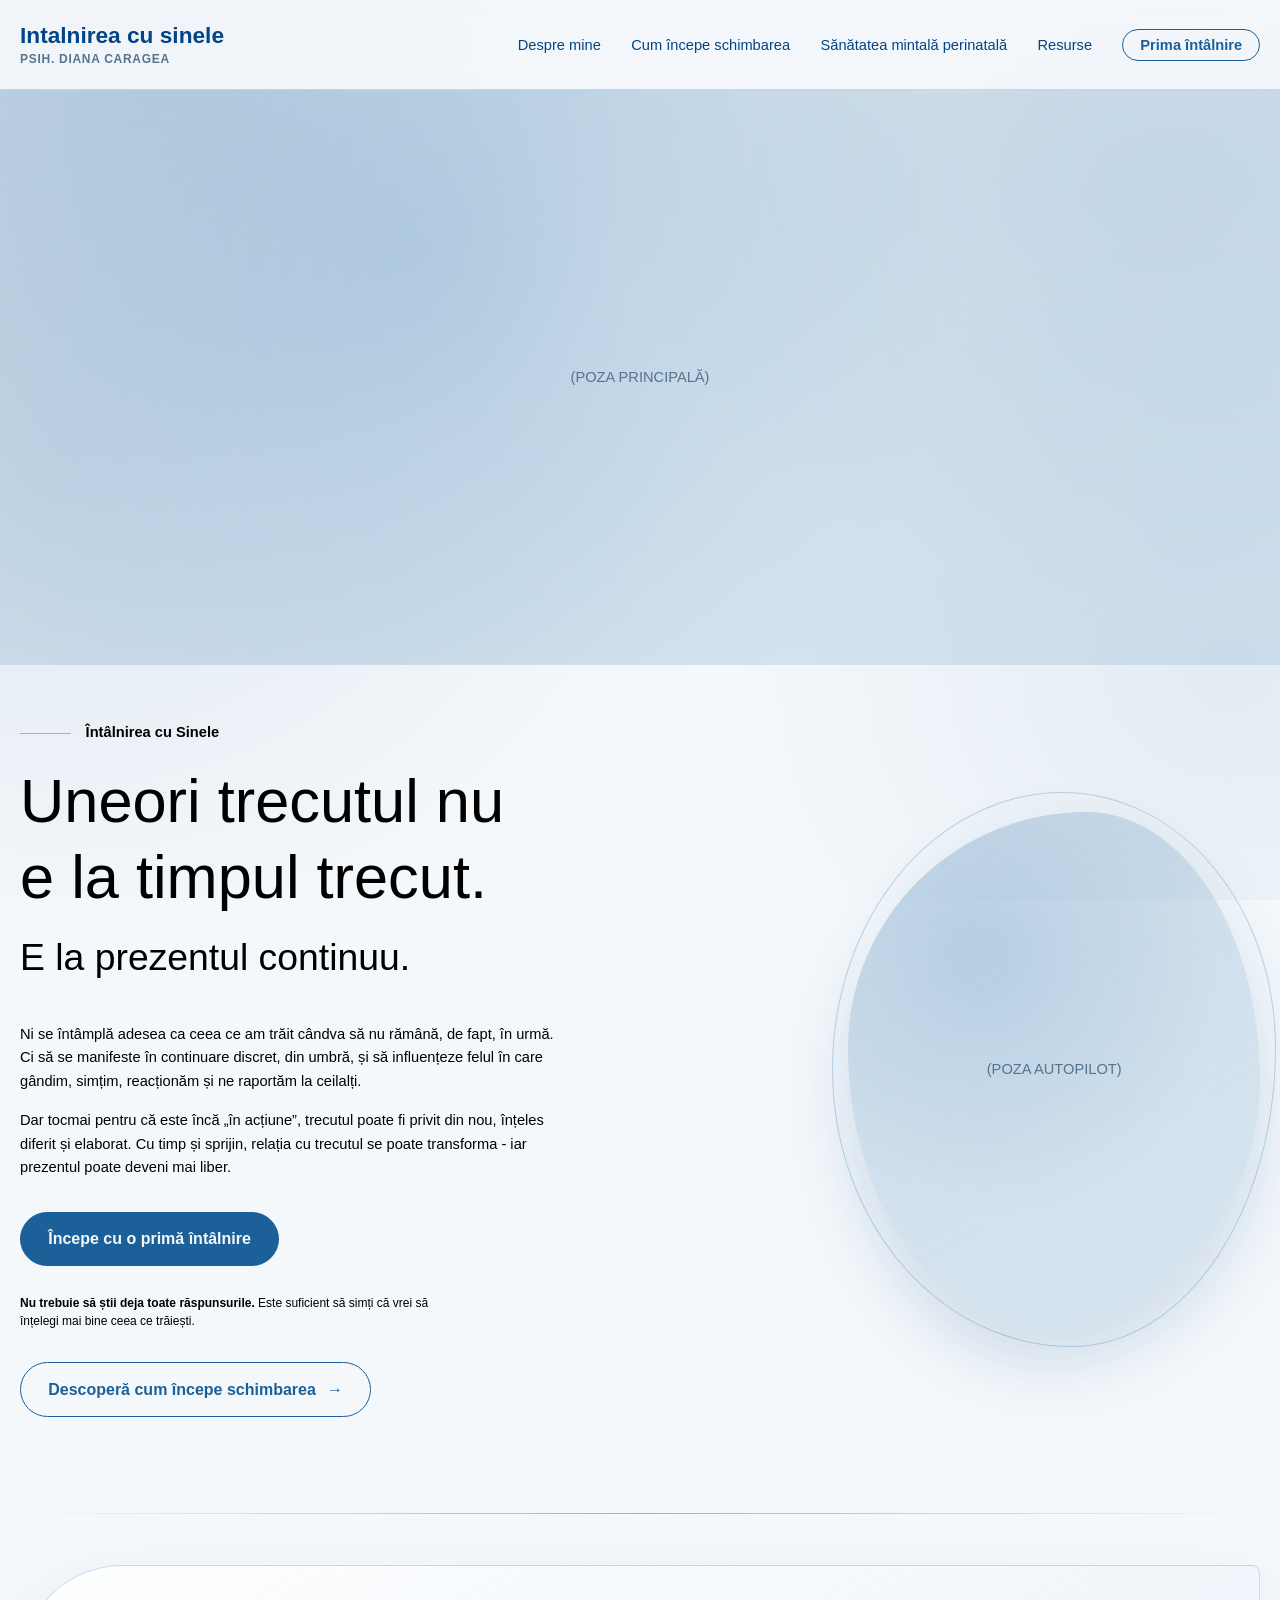
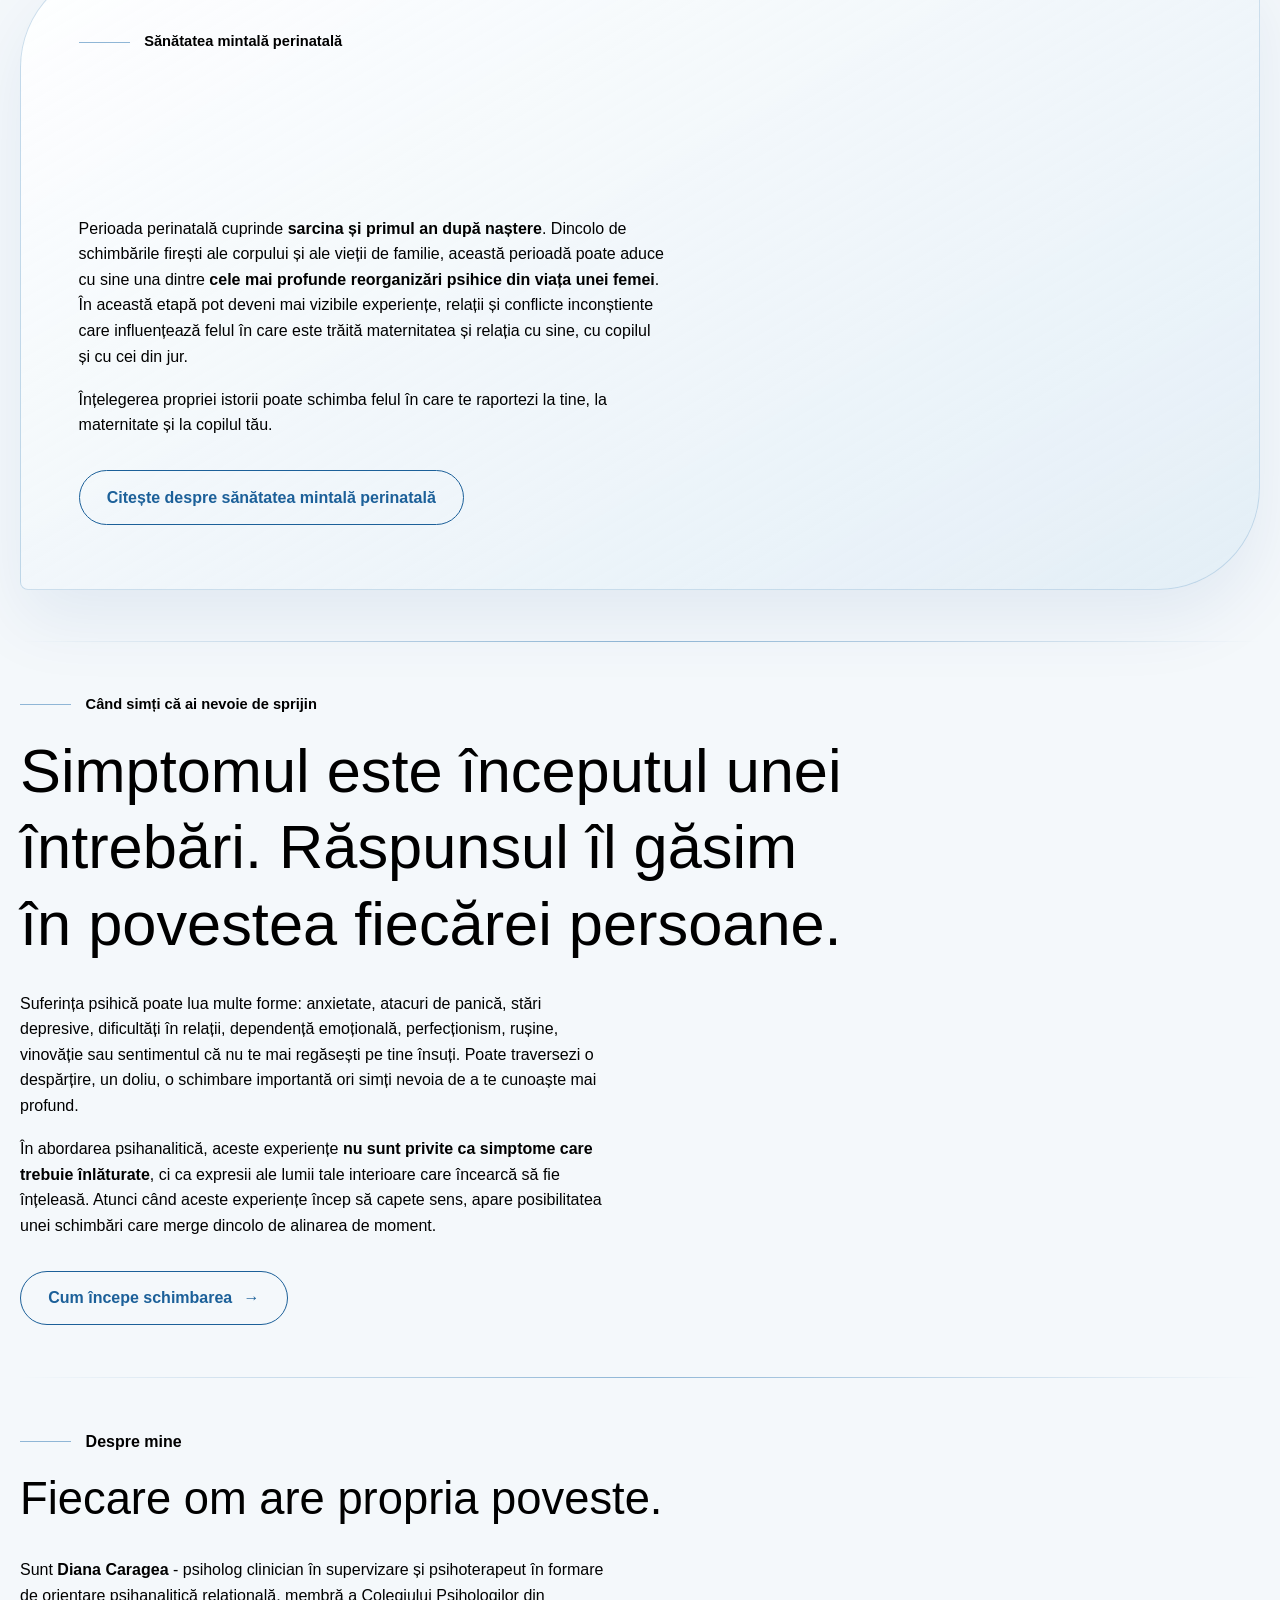
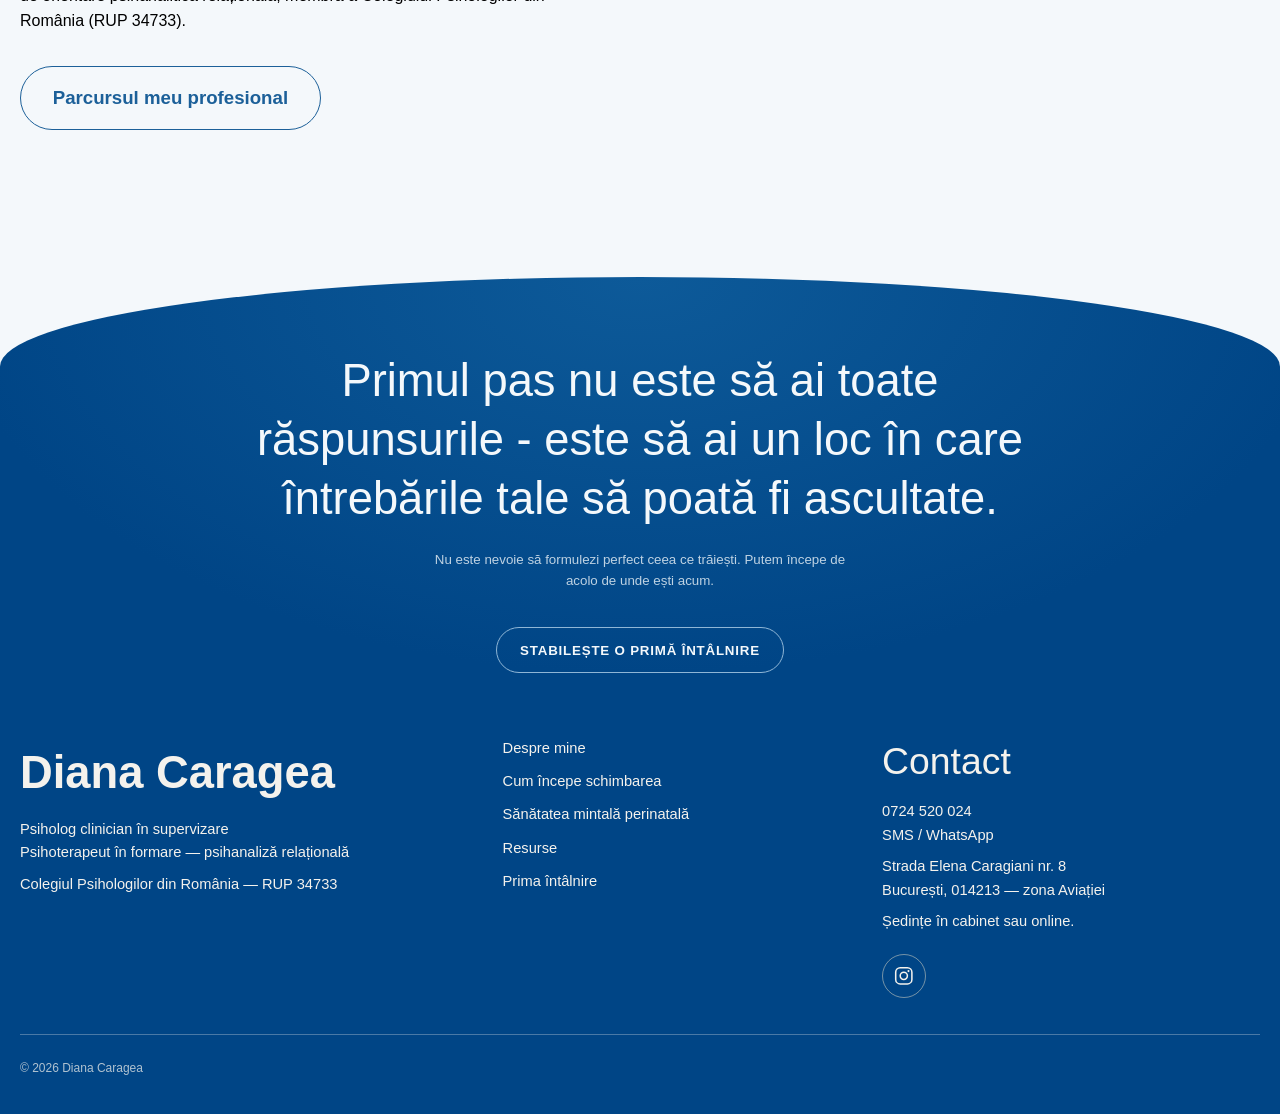
<file: index.html>
<!DOCTYPE html>
<html lang="ro">
<head>
  <meta charset="UTF-8" />
  <meta name="viewport" content="width=device-width, initial-scale=1.0" />
  <title>Întâlnirea cu Sinele — Psih. Diana Caragea</title>
  <meta name="description" content="Cabinet de psihoterapie de orientare psihanalitică relațională. Diana Caragea, psiholog clinician în supervizare. Anxietate, depresie, relații și sănătate mintală perinatală." />

  <link rel="icon" href="data:image/svg+xml,%3Csvg xmlns='http://www.w3.org/2000/svg' viewBox='0 0 32 32'%3E%3Crect width='32' height='32' rx='7' fill='%23004586'/%3E%3Ctext x='16' y='22' font-family='Helvetica,Arial,sans-serif' font-size='17' font-weight='700' fill='%23f4f2ed' text-anchor='middle'%3E%CE%A8%3C/text%3E%3C/svg%3E" />

  <meta property="og:type" content="website" />
  <meta property="og:site_name" content="Întâlnirea cu Sinele — Psih. Diana Caragea" />
  <meta property="og:title" content="Întâlnirea cu Sinele — Psih. Diana Caragea" />
  <meta property="og:description" content="Cabinet de psihoterapie de orientare psihanalitică relațională. Diana Caragea, psiholog clinician în supervizare. Anxietate, depresie, relații și sănătate mintală perinatală." />
  <meta property="og:url" content="https://dianacaragea.ro/index.html" />
  <meta property="og:locale" content="ro_RO" />
  <meta name="twitter:card" content="summary_large_image" />
  <!-- TODO: adaugă o imagine de partajare (1200x630) și decomentează:
       <meta property="og:image" content="https://dianacaragea.ro/images/share.jpg" /> -->

  <link rel="stylesheet" href="styles.css" />
</head>

<body>
  <a class="skip-link" href="#continut">Sari la conținut</a>

  <header class="site-header" id="siteHeader">
    <div class="wrap">
      <a class="brand" href="index.html">
        <span class="brand__name">Intalnirea cu sinele</span>
        <span class="brand__role">Psih. Diana Caragea</span>
      </a>

      <nav class="site-nav" aria-label="Navigare principală">
        <ul>
          <li><a href="despre-mine.html">Despre mine</a></li>
          <li><a href="cum-incepe-schimbarea.html">Cum începe schimbarea</a></li>
          <li><a href="sanatate-mintala-perinatala.html">Sănătatea mintală perinatală</a></li>
          <li><a href="resurse.html">Resurse</a></li>
          <li><a class="nav-cta" href="prima-intalnire.html">Prima întâlnire</a></li>
        </ul>
      </nav>
    </div>
  </header>

  <main id="continut">
    <!-- ============ IMAGINE PRINCIPALĂ ============ -->
    <section class="hero-image" aria-label="Imagine principală">
      <!-- POZA PRINCIPALĂ — înlocuiește placeholderul cu:
           <img src="images/hero.jpg" alt="Descrierea imaginii" width="2400" height="1200" /> -->
      <div class="placeholder" role="img" aria-label="Imagine principală (de adăugat)">
        <span class="media-label">(POZA PRINCIPALĂ)</span>
      </div>
    </section>

    <!-- ============ 1. ÎNTÂLNIREA CU SINELE ============ -->
    <section class="section section--hero" id="intalnirea-cu-sinele" aria-labelledby="hero-title">
      <div class="hero-band">
        <div class="wrap hero-grid">
          <div class="hero-grid__text">
            <p class="label rise" style="--d: 0.1s">Întâlnirea cu Sinele</p>
            <h1 class="rise" id="hero-title" style="--d: 0.25s">Uneori trecutul nu e la timpul trecut.</h1>
            <p class="hero__sub rise" style="--d: 0.45s">E la prezentul continuu.</p>

            <div class="prose text-sm">
              <p class="reveal">
                Ni se întâmplă adesea ca ceea ce am trăit cândva să nu rămână, de fapt, în urmă. Ci să se
                manifeste în continuare discret, din umbră, și să influențeze felul în care gândim, simțim,
                reacționăm și ne raportăm la ceilalți.
              </p>
              <p class="reveal" style="--d: 0.08s">
                Dar tocmai pentru că este încă „în acțiune”, trecutul poate fi privit din nou, înțeles diferit
                și elaborat. Cu timp și sprijin, relația cu trecutul se poate transforma - iar prezentul poate
                deveni mai liber.
              </p>

              <div class="actions reveal" style="--d: 0.16s">
                <a class="btn btn--primary" href="prima-intalnire.html">Începe cu o primă întâlnire</a>
              </div>

              <p class="callout reveal" style="--d: 0.24s">
                <strong>Nu trebuie să știi deja toate răspunsurile.</strong>
                Este suficient să simți că vrei să înțelegi mai bine ceea ce trăiești.
              </p>

              <div class="actions reveal" style="--d: 0.3s">
                <a class="btn btn--ghost" href="cum-incepe-schimbarea.html">
                  Descoperă cum începe schimbarea <span class="btn__arrow" aria-hidden="true">→</span>
                </a>
              </div>
            </div>
          </div>

          <figure class="media reveal" style="--d: 0.2s">
            <div class="blob">
              <!-- POZA AUTOPILOT — înlocuiește placeholderul cu:
                   <img src="images/autopilot.jpg" alt="Descrierea imaginii" width="1200" height="1500" /> -->
              <div class="placeholder" role="img" aria-label="Imagine: pilot automat (de adăugat)">
                <span class="media-label">(POZA AUTOPILOT)</span>
              </div>
            </div>
          </figure>
        </div>
      </div>
    </section>

    <hr class="rule" />

    <!-- ============ 2. SĂNĂTATEA MINTALĂ PERINATALĂ ============ -->
    <section class="section" id="perinatal" aria-labelledby="perinatal-title">
      <div class="wrap">
        <div class="panel reveal">
          <div class="section__head">
            <p class="label reveal" style="--d: 0.06s">Sănătatea mintală perinatală</p>
            <h2 class="h2 reveal" id="perinatal-title" style="--d: 0.12s">
              Sarcina și maternitatea: schimbările despre care se vorbește prea puțin
            </h2>
          </div>

          <div class="prose">
            <p class="reveal" style="--d: 0.18s">
              Perioada perinatală cuprinde <strong>sarcina și primul an după naștere</strong>. Dincolo de
              schimbările firești ale corpului și ale vieții de familie, această perioadă poate aduce cu sine
              una dintre <strong>cele mai profunde reorganizări psihice din viața unei femei</strong>. În
              această etapă pot deveni mai vizibile experiențe, relații și conflicte inconștiente care
              influențează felul în care este trăită maternitatea și relația cu sine, cu copilul și cu cei din
              jur.
            </p>
            <p class="reveal" style="--d: 0.24s">
              Înțelegerea propriei istorii poate schimba felul în care te raportezi la tine, la maternitate și
              la copilul tău.
            </p>

            <div class="actions reveal" style="--d: 0.3s">
              <a class="btn btn--ghost" href="sanatate-mintala-perinatala.html">
                Citește despre sănătatea mintală perinatală
              </a>
            </div>
          </div>
        </div>
      </div>
    </section>

    <hr class="rule" />

    <!-- ============ 3. CÂND SIMȚI CĂ AI NEVOIE DE SPRIJIN ============ -->
    <section class="section" id="sprijin" aria-labelledby="sprijin-title">
      <div class="wrap">
        <div class="section__head">
          <p class="label reveal">Când simți că ai nevoie de sprijin</p>
          <h2 class="h2-lg reveal" id="sprijin-title" style="--d: 0.08s">
            Simptomul este începutul unei întrebări. Răspunsul îl găsim în povestea fiecărei persoane.
          </h2>
        </div>

        <div class="prose">
          <p class="reveal" style="--d: 0.14s">
            Suferința psihică poate lua multe forme: anxietate, atacuri de panică, stări depresive, dificultăți
            în relații, dependență emoțională, perfecționism, rușine, vinovăție sau sentimentul că nu te mai
            regăsești pe tine însuți. Poate traversezi o despărțire, un doliu, o schimbare importantă ori simți
            nevoia de a te cunoaște mai profund.
          </p>
          <p class="reveal" style="--d: 0.2s">
            În abordarea psihanalitică, aceste experiențe <strong>nu sunt privite ca simptome care trebuie
            înlăturate</strong>, ci ca expresii ale lumii tale interioare care încearcă să fie înțeleasă.
            Atunci când aceste experiențe încep să capete sens, apare posibilitatea unei schimbări care merge
            dincolo de alinarea de moment.
          </p>

          <div class="actions reveal" style="--d: 0.26s">
            <a class="btn btn--ghost" href="cum-incepe-schimbarea.html">
              Cum începe schimbarea <span class="btn__arrow" aria-hidden="true">→</span>
            </a>
          </div>
        </div>
      </div>
    </section>

    <hr class="rule" />

    <!-- ============ 4. DESPRE MINE ============ -->
    <section class="section" id="despre-mine" aria-labelledby="despre-title">
      <div class="wrap">
        <div class="section__head">
          <p class="label reveal" style="font-size: var(--fs-body)">Despre mine</p>
          <h2 class="h2 reveal" id="despre-title" style="--d: 0.08s">Fiecare om are propria poveste.</h2>
        </div>

        <div class="prose">
          <p class="reveal" style="--d: 0.14s">
            Sunt <strong>Diana Caragea</strong> - psiholog clinician în supervizare și psihoterapeut în formare
            de orientare psihanalitică relațională, membră a Colegiului Psihologilor din România
            (RUP&nbsp;34733).
          </p>

          <div class="actions reveal" style="--d: 0.2s">
            <a class="btn btn--ghost btn--lg" href="despre-mine.html">Parcursul meu profesional</a>
          </div>
        </div>
      </div>
    </section>

    <!-- ============ PRIMUL PAS ============ -->
    <section class="closing" aria-labelledby="closing-title">
      <div class="wrap wrap--narrow">
        <h2 class="h2 reveal" id="closing-title">
          Primul pas nu este să ai toate răspunsurile - este să ai un loc în care întrebările tale să poată fi
          ascultate.
        </h2>
        <p class="closing__note reveal" style="--d: 0.08s">
          Nu este nevoie să formulezi perfect ceea ce trăiești. Putem începe de acolo de unde ești acum.
        </p>

        <div class="actions reveal" style="--d: 0.14s">
          <a class="btn btn--sm" href="prima-intalnire.html">Stabilește o primă întâlnire</a>
        </div>
      </div>
    </section>
  </main>

  <footer class="site-footer">
    <div class="wrap">
      <div>
        <p class="brand__name">Diana Caragea</p>
        <p>Psiholog clinician în supervizare<br />Psihoterapeut în formare — psihanaliză relațională</p>
        <p>Colegiul Psihologilor din România — RUP&nbsp;34733</p>
      </div>

      <nav aria-label="Navigare secundară">
        <ul>
          <li><a href="despre-mine.html">Despre mine</a></li>
          <li><a href="cum-incepe-schimbarea.html">Cum începe schimbarea</a></li>
          <li><a href="sanatate-mintala-perinatala.html">Sănătatea mintală perinatală</a></li>
          <li><a href="resurse.html">Resurse</a></li>
          <li><a href="prima-intalnire.html">Prima întâlnire</a></li>
        </ul>
      </nav>

      <div class="site-footer__contact">
        <h2 class="h3">Contact</h2>
        <p>
          <a href="tel:+40724520024">0724 520 024</a><br />
          SMS / WhatsApp
        </p>
        <p>
          Strada Elena Caragiani nr. 8<br />
          București, 014213 — zona Aviației
        </p>
        <p>Ședințe în cabinet sau online.</p>

        <!-- TODO: înlocuiește cu adresa reală a contului de Instagram -->
        <a class="social" href="https://www.instagram.com/" target="_blank" rel="noopener noreferrer"
           aria-label="Instagram (profilul se deschide într-o filă nouă)">
          <svg viewBox="0 0 24 24" fill="none" stroke="currentColor" stroke-width="1.7"
               stroke-linecap="round" stroke-linejoin="round" aria-hidden="true" focusable="false">
            <rect x="3" y="3" width="18" height="18" rx="5" />
            <circle cx="12" cy="12" r="4" />
            <circle cx="17.2" cy="6.8" r="1.15" fill="currentColor" stroke="none" />
          </svg>
        </a>
      </div>

      <p class="site-footer__legal">© 2026 Diana Caragea</p>
    </div>
  </footer>

  <script src="site.js"></script>
</body>
</html>
</file>
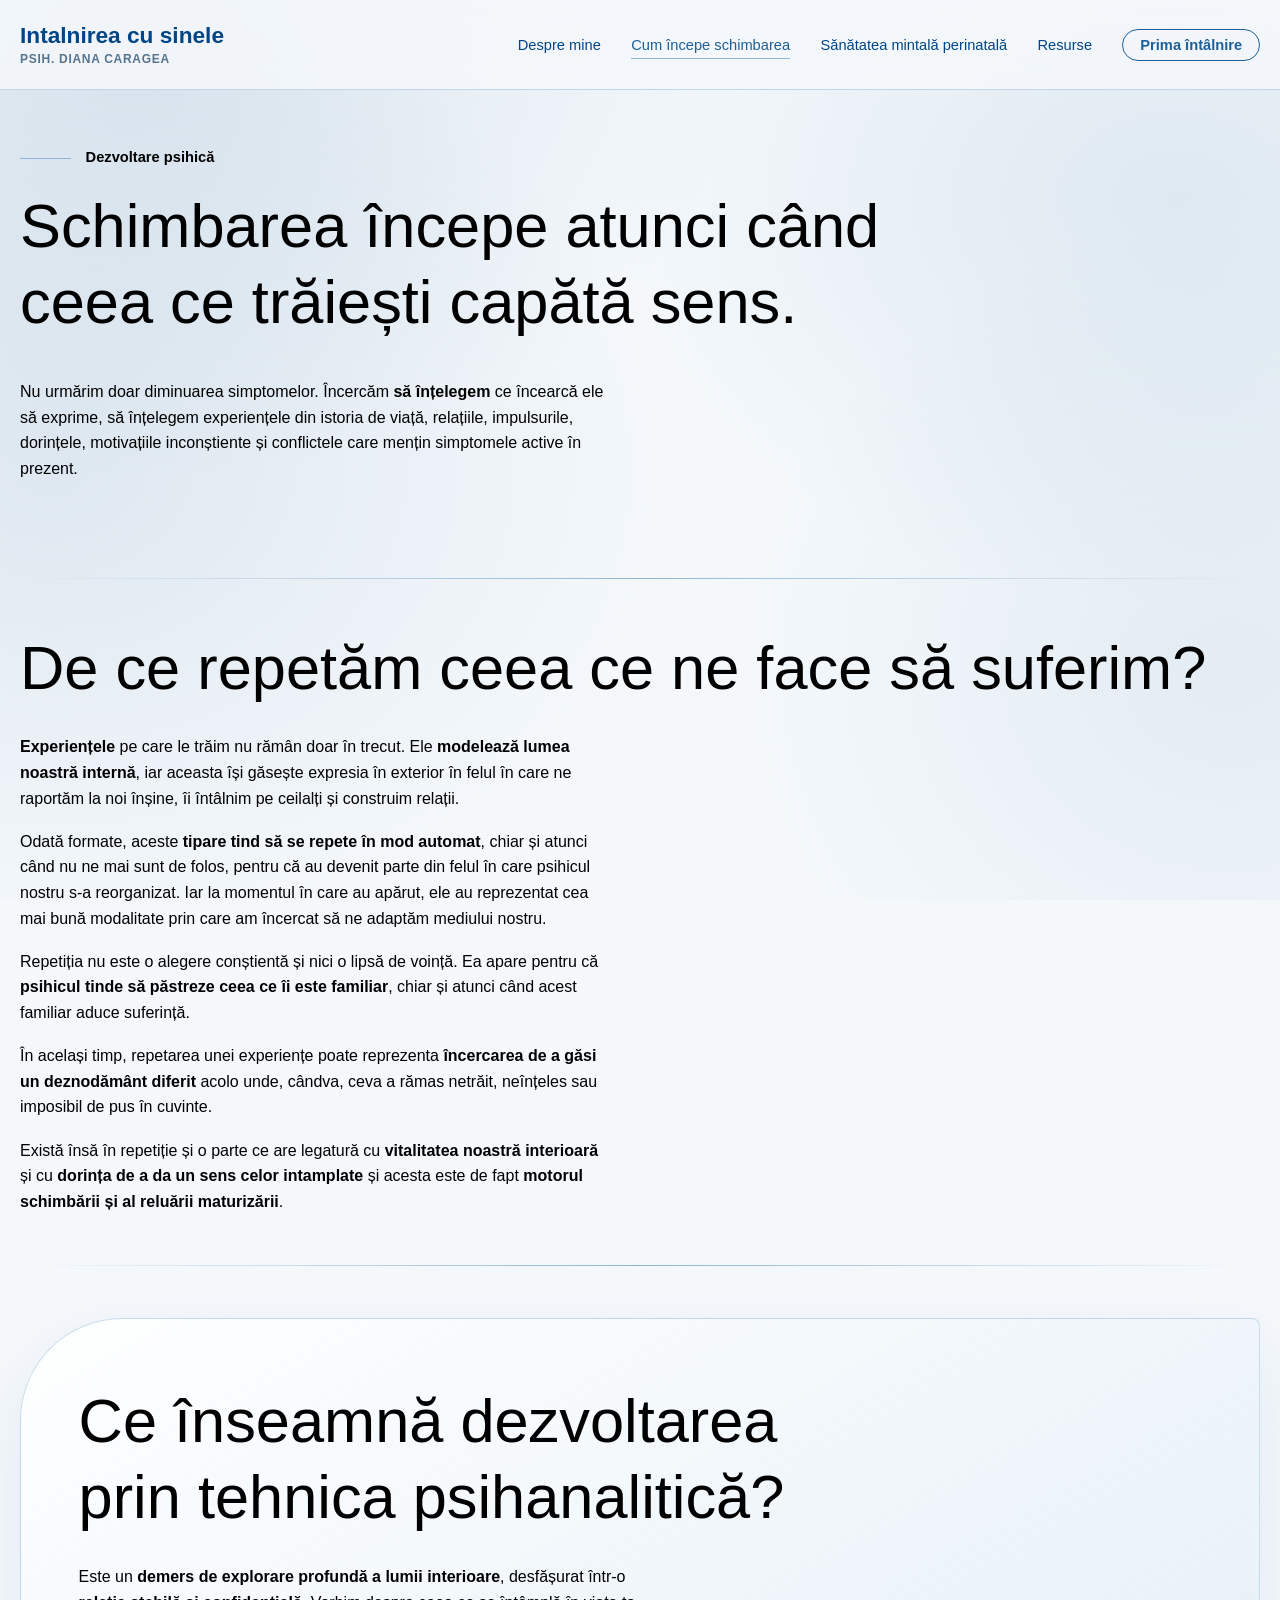
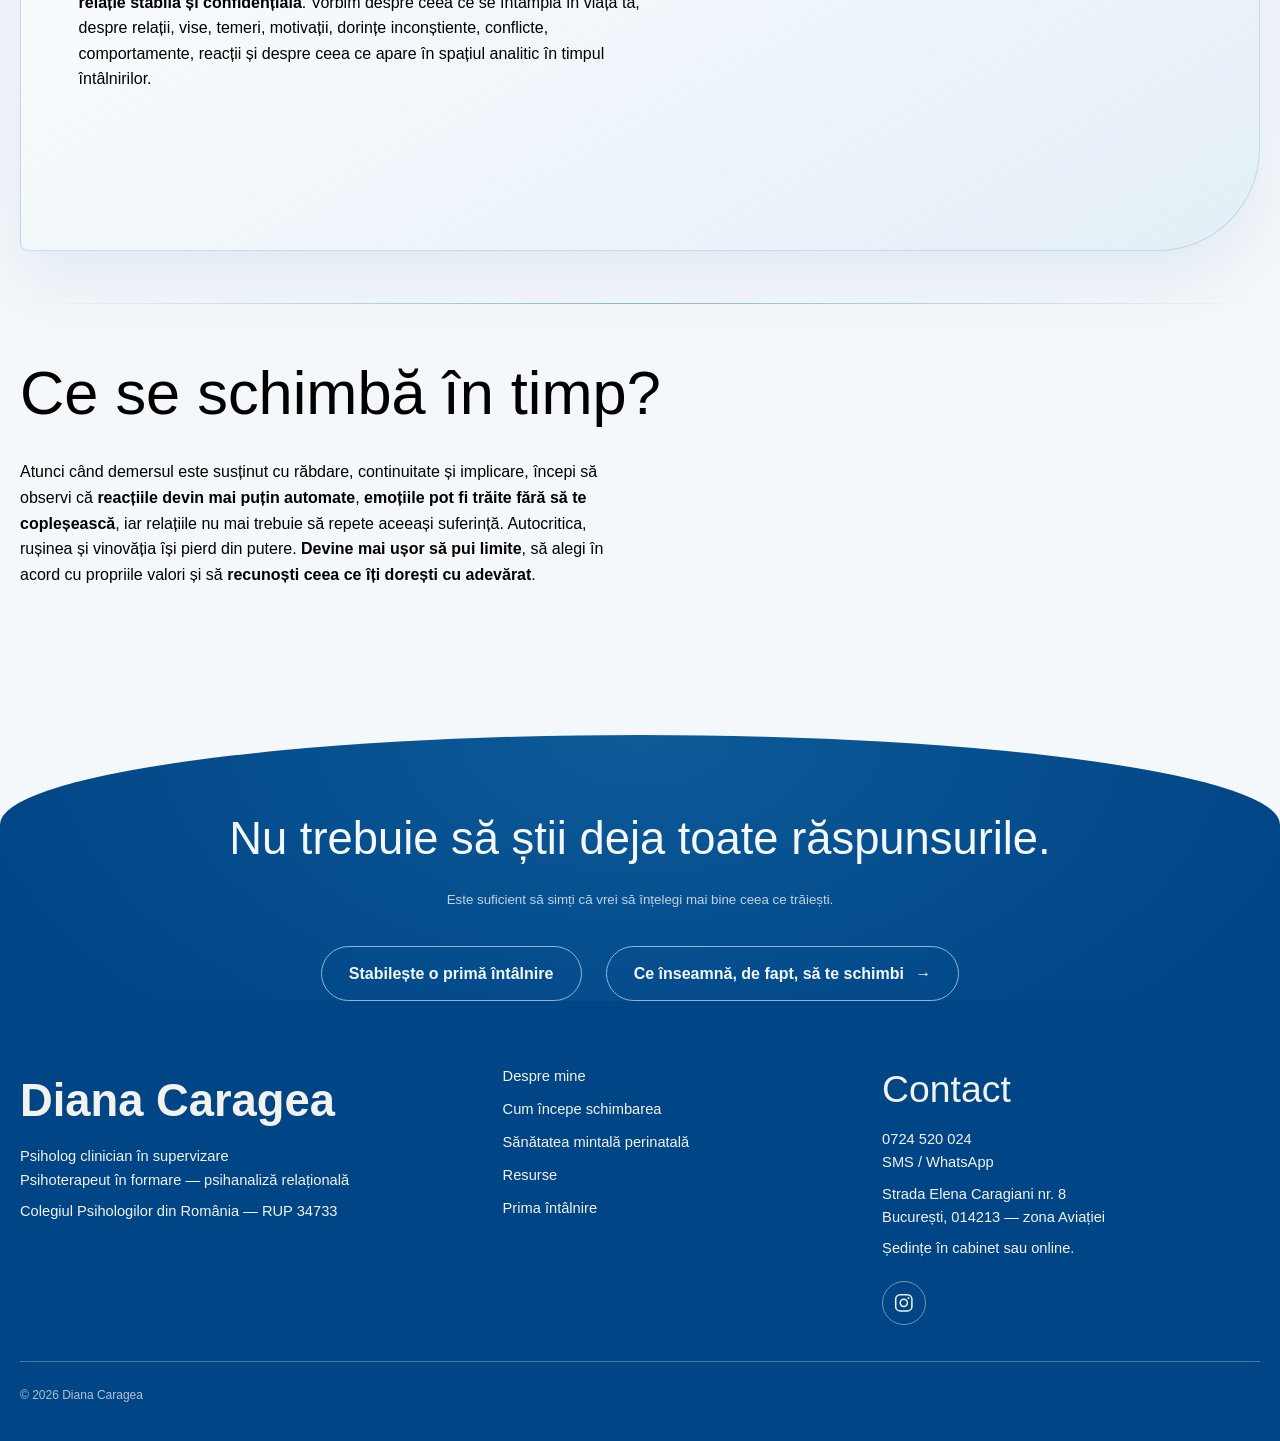
<file: cum-incepe-schimbarea.html>
<!DOCTYPE html>
<html lang="ro">
<head>
  <meta charset="UTF-8" />
  <meta name="viewport" content="width=device-width, initial-scale=1.0" />
  <title>Cum începe schimbarea — Psih. Diana Caragea</title>
  <meta name="description" content="Schimbarea începe atunci când ceea ce trăiești capătă sens. Despre repetiție, dezvoltare prin tehnica psihanalitică și ce se schimbă în timp." />

  <link rel="icon" href="data:image/svg+xml,%3Csvg xmlns='http://www.w3.org/2000/svg' viewBox='0 0 32 32'%3E%3Crect width='32' height='32' rx='7' fill='%23004586'/%3E%3Ctext x='16' y='22' font-family='Helvetica,Arial,sans-serif' font-size='17' font-weight='700' fill='%23f4f2ed' text-anchor='middle'%3E%CE%A8%3C/text%3E%3C/svg%3E" />

  <meta property="og:type" content="website" />
  <meta property="og:site_name" content="Întâlnirea cu Sinele — Psih. Diana Caragea" />
  <meta property="og:title" content="Cum începe schimbarea — Psih. Diana Caragea" />
  <meta property="og:description" content="Schimbarea începe atunci când ceea ce trăiești capătă sens. Despre repetiție, dezvoltare prin tehnica psihanalitică și ce se schimbă în timp." />
  <meta property="og:url" content="https://dianacaragea.ro/cum-incepe-schimbarea.html" />
  <meta property="og:locale" content="ro_RO" />
  <meta name="twitter:card" content="summary_large_image" />
  <!-- TODO: adaugă o imagine de partajare (1200x630) și decomentează:
       <meta property="og:image" content="https://dianacaragea.ro/images/share.jpg" /> -->

  <link rel="stylesheet" href="styles.css" />
</head>

<body>
  <a class="skip-link" href="#continut">Sari la conținut</a>

  <header class="site-header" id="siteHeader">
    <div class="wrap">
      <a class="brand" href="index.html">
        <span class="brand__name">Intalnirea cu sinele</span>
        <span class="brand__role">Psih. Diana Caragea</span>
      </a>

      <nav class="site-nav" aria-label="Navigare principală">
        <ul>
          <li><a href="despre-mine.html">Despre mine</a></li>
          <li><a href="cum-incepe-schimbarea.html" aria-current="page">Cum începe schimbarea</a></li>
          <li><a href="sanatate-mintala-perinatala.html">Sănătatea mintală perinatală</a></li>
          <li><a href="resurse.html">Resurse</a></li>
          <li><a class="nav-cta" href="prima-intalnire.html">Prima întâlnire</a></li>
        </ul>
      </nav>
    </div>
  </header>

  <main id="continut">
    <!-- ============ DEZVOLTARE PSIHICĂ ============ -->
    <section class="section section--hero" aria-labelledby="page-title">
      <div class="hero-band">
        <div class="wrap">
          <p class="label rise" style="--d: 0.1s">Dezvoltare psihică</p>
          <h1 class="rise" id="page-title" style="--d: 0.25s">
            Schimbarea începe atunci când ceea ce trăiești capătă sens.
          </h1>

          <div class="prose">
            <p class="reveal" style="--d: 0.45s">
              Nu urmărim doar diminuarea simptomelor. Încercăm <strong>să înțelegem</strong> ce încearcă ele să
              exprime, să înțelegem experiențele din istoria de viață, relațiile, impulsurile, dorințele,
              motivațiile inconștiente și conflictele care mențin simptomele active în prezent.
            </p>
          </div>
        </div>
      </div>
    </section>

    <hr class="rule" />

    <!-- ============ DE CE REPETĂM ============ -->
    <section class="section" id="repetitia" aria-labelledby="repetitia-title">
      <div class="wrap">
        <div class="section__head">
          <h2 class="h2-lg reveal" id="repetitia-title">De ce repetăm ceea ce ne face să suferim?</h2>
        </div>

        <div class="prose">
          <p class="reveal" style="--d: 0.06s">
            <strong>Experiențele</strong> pe care le trăim nu rămân doar în trecut. Ele
            <strong>modelează lumea noastră internă</strong>, iar aceasta își găsește expresia în exterior în
            felul în care ne raportăm la noi înșine, îi întâlnim pe ceilalți și construim relații.
          </p>
          <p class="reveal" style="--d: 0.12s">
            Odată formate, aceste <strong>tipare tind să se repete în mod automat</strong>, chiar și atunci
            când nu ne mai sunt de folos, pentru că au devenit parte din felul în care psihicul nostru s-a
            reorganizat. Iar la momentul în care au apărut, ele au reprezentat cea mai bună modalitate prin
            care am încercat să ne adaptăm mediului nostru.
          </p>
          <p class="reveal" style="--d: 0.18s">
            Repetiția nu este o alegere conștientă și nici o lipsă de voință. Ea apare pentru că
            <strong>psihicul tinde să păstreze ceea ce îi este familiar</strong>, chiar și atunci când acest
            familiar aduce suferință.
          </p>
          <p class="reveal" style="--d: 0.24s">
            În același timp, repetarea unei experiențe poate reprezenta
            <strong>încercarea de a găsi un deznodământ diferit</strong> acolo unde, cândva, ceva a rămas
            netrăit, neînțeles sau imposibil de pus în cuvinte.
          </p>
          <p class="reveal" style="--d: 0.3s">
            Există însă în repetiție și o parte ce are legatură cu
            <strong>vitalitatea noastră interioară</strong> și cu
            <strong>dorința de a da un sens celor intamplate</strong> și acesta este de fapt
            <strong>motorul schimbării și al reluării maturizării</strong>.
          </p>
        </div>
      </div>
    </section>

    <hr class="rule" />

    <!-- ============ DEZVOLTAREA PRIN TEHNICA PSIHANALITICĂ ============ -->
    <section class="section" id="tehnica" aria-labelledby="tehnica-title">
      <div class="wrap">
        <div class="panel reveal">
          <div class="section__head">
            <h2 class="h2-lg reveal" id="tehnica-title" style="--d: 0.06s">
              Ce înseamnă dezvoltarea prin tehnica psihanalitică?
            </h2>
          </div>

          <div class="prose">
            <p class="reveal" style="--d: 0.12s">
              Este un <strong>demers de explorare profundă a lumii interioare</strong>, desfășurat într-o
              <strong>relație stabilă și confidențială</strong>. Vorbim despre ceea ce se întâmplă în viața ta,
              despre relații, vise, temeri, motivații, dorințe inconștiente, conflicte, comportamente, reacții
              și despre ceea ce apare în spațiul analitic în timpul întâlnirilor.
            </p>
            <p class="reveal" style="--d: 0.18s">
              Nu lucrăm după o rețetă universală. <strong>Fiecare parcurs este unic și ia formă pornind de la
              cine ești,</strong> de la ritmul tău și de la ceea ce descoperim împreună în relația analitică.
            </p>
          </div>
        </div>
      </div>
    </section>

    <hr class="rule" />

    <!-- ============ CE SE SCHIMBĂ ÎN TIMP ============ -->
    <section class="section" id="in-timp" aria-labelledby="in-timp-title">
      <div class="wrap">
        <div class="section__head">
          <h2 class="h2-lg reveal" id="in-timp-title">Ce se schimbă în timp?</h2>
        </div>

        <div class="prose">
          <p class="reveal" style="--d: 0.06s">
            Atunci când demersul este susținut cu răbdare, continuitate și implicare, începi să observi că
            <strong>reacțiile devin mai puțin automate</strong>,
            <strong>emoțiile pot fi trăite fără să te copleșească</strong>, iar relațiile nu mai trebuie să
            repete aceeași suferință. Autocritica, rușinea și vinovăția își pierd din putere.
            <strong>Devine mai ușor să pui limite</strong>, să alegi în acord cu propriile valori și să
            <strong>recunoști ceea ce îți dorești cu adevărat</strong>.
          </p>
        </div>
      </div>
    </section>

    <!-- ============ NU TREBUIE SĂ ȘTII DEJA TOATE RĂSPUNSURILE ============ -->
    <section class="closing" aria-labelledby="closing-title">
      <div class="wrap wrap--narrow">
        <h2 class="h2 reveal" id="closing-title">Nu trebuie să știi deja toate răspunsurile.</h2>
        <p class="closing__note reveal" style="--d: 0.08s">
          Este suficient să simți că vrei să înțelegi mai bine ceea ce trăiești.
        </p>

        <div class="actions reveal" style="--d: 0.14s">
          <a class="btn" href="prima-intalnire.html">Stabilește o primă întâlnire</a>
          <a class="btn" href="resurse/ce-inseamna-sa-te-schimbi.html">
            Ce înseamnă, de fapt, să te schimbi <span class="btn__arrow" aria-hidden="true">→</span>
          </a>
        </div>
      </div>
    </section>
  </main>

  <footer class="site-footer">
    <div class="wrap">
      <div>
        <p class="brand__name">Diana Caragea</p>
        <p>Psiholog clinician în supervizare<br />Psihoterapeut în formare — psihanaliză relațională</p>
        <p>Colegiul Psihologilor din România — RUP&nbsp;34733</p>
      </div>

      <nav aria-label="Navigare secundară">
        <ul>
          <li><a href="despre-mine.html">Despre mine</a></li>
          <li><a href="cum-incepe-schimbarea.html">Cum începe schimbarea</a></li>
          <li><a href="sanatate-mintala-perinatala.html">Sănătatea mintală perinatală</a></li>
          <li><a href="resurse.html">Resurse</a></li>
          <li><a href="prima-intalnire.html">Prima întâlnire</a></li>
        </ul>
      </nav>

      <div class="site-footer__contact">
        <h2 class="h3">Contact</h2>
        <p>
          <a href="tel:+40724520024">0724 520 024</a><br />
          SMS / WhatsApp
        </p>
        <p>
          Strada Elena Caragiani nr. 8<br />
          București, 014213 — zona Aviației
        </p>
        <p>Ședințe în cabinet sau online.</p>

        <!-- TODO: înlocuiește cu adresa reală a contului de Instagram -->
        <a class="social" href="https://www.instagram.com/" target="_blank" rel="noopener noreferrer"
           aria-label="Instagram (profilul se deschide într-o filă nouă)">
          <svg viewBox="0 0 24 24" fill="none" stroke="currentColor" stroke-width="1.7"
               stroke-linecap="round" stroke-linejoin="round" aria-hidden="true" focusable="false">
            <rect x="3" y="3" width="18" height="18" rx="5" />
            <circle cx="12" cy="12" r="4" />
            <circle cx="17.2" cy="6.8" r="1.15" fill="currentColor" stroke="none" />
          </svg>
        </a>
      </div>

      <p class="site-footer__legal">© 2026 Diana Caragea</p>
    </div>
  </footer>

  <script src="site.js"></script>
</body>
</html>
</file>
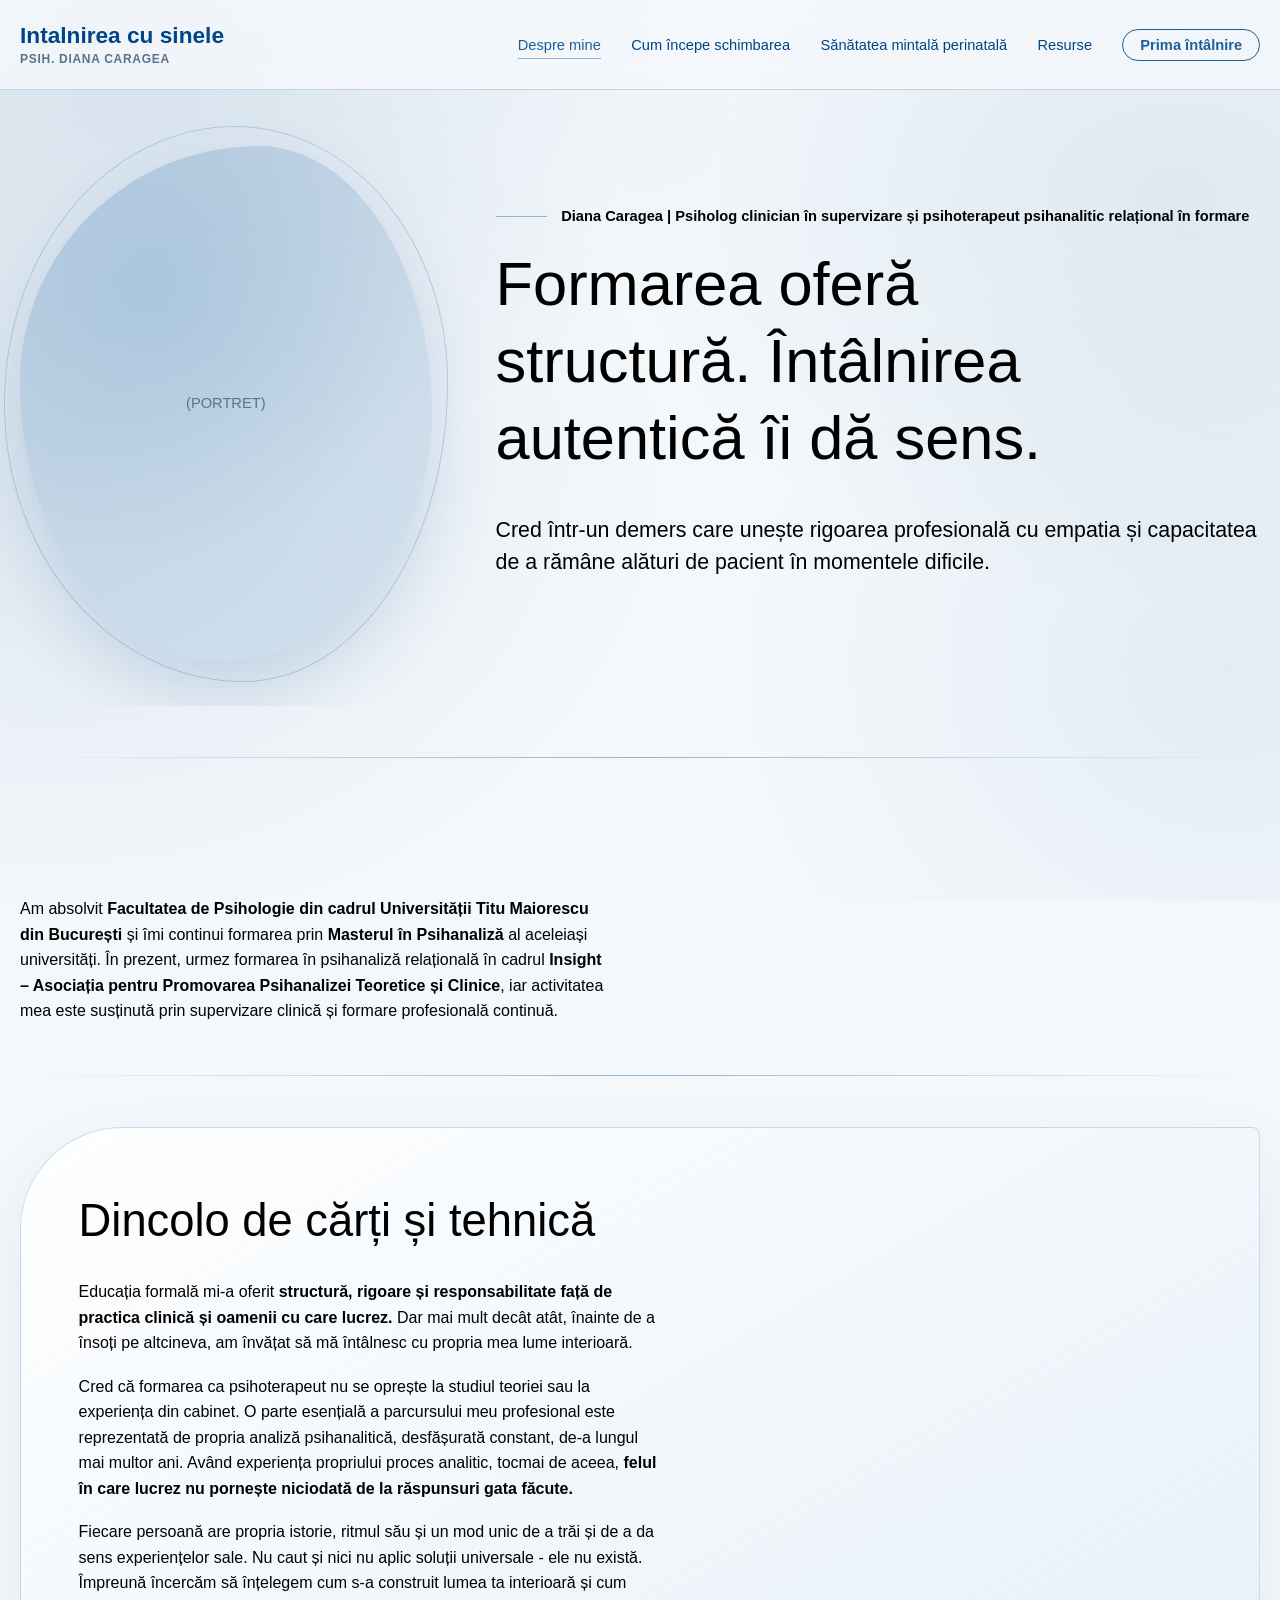
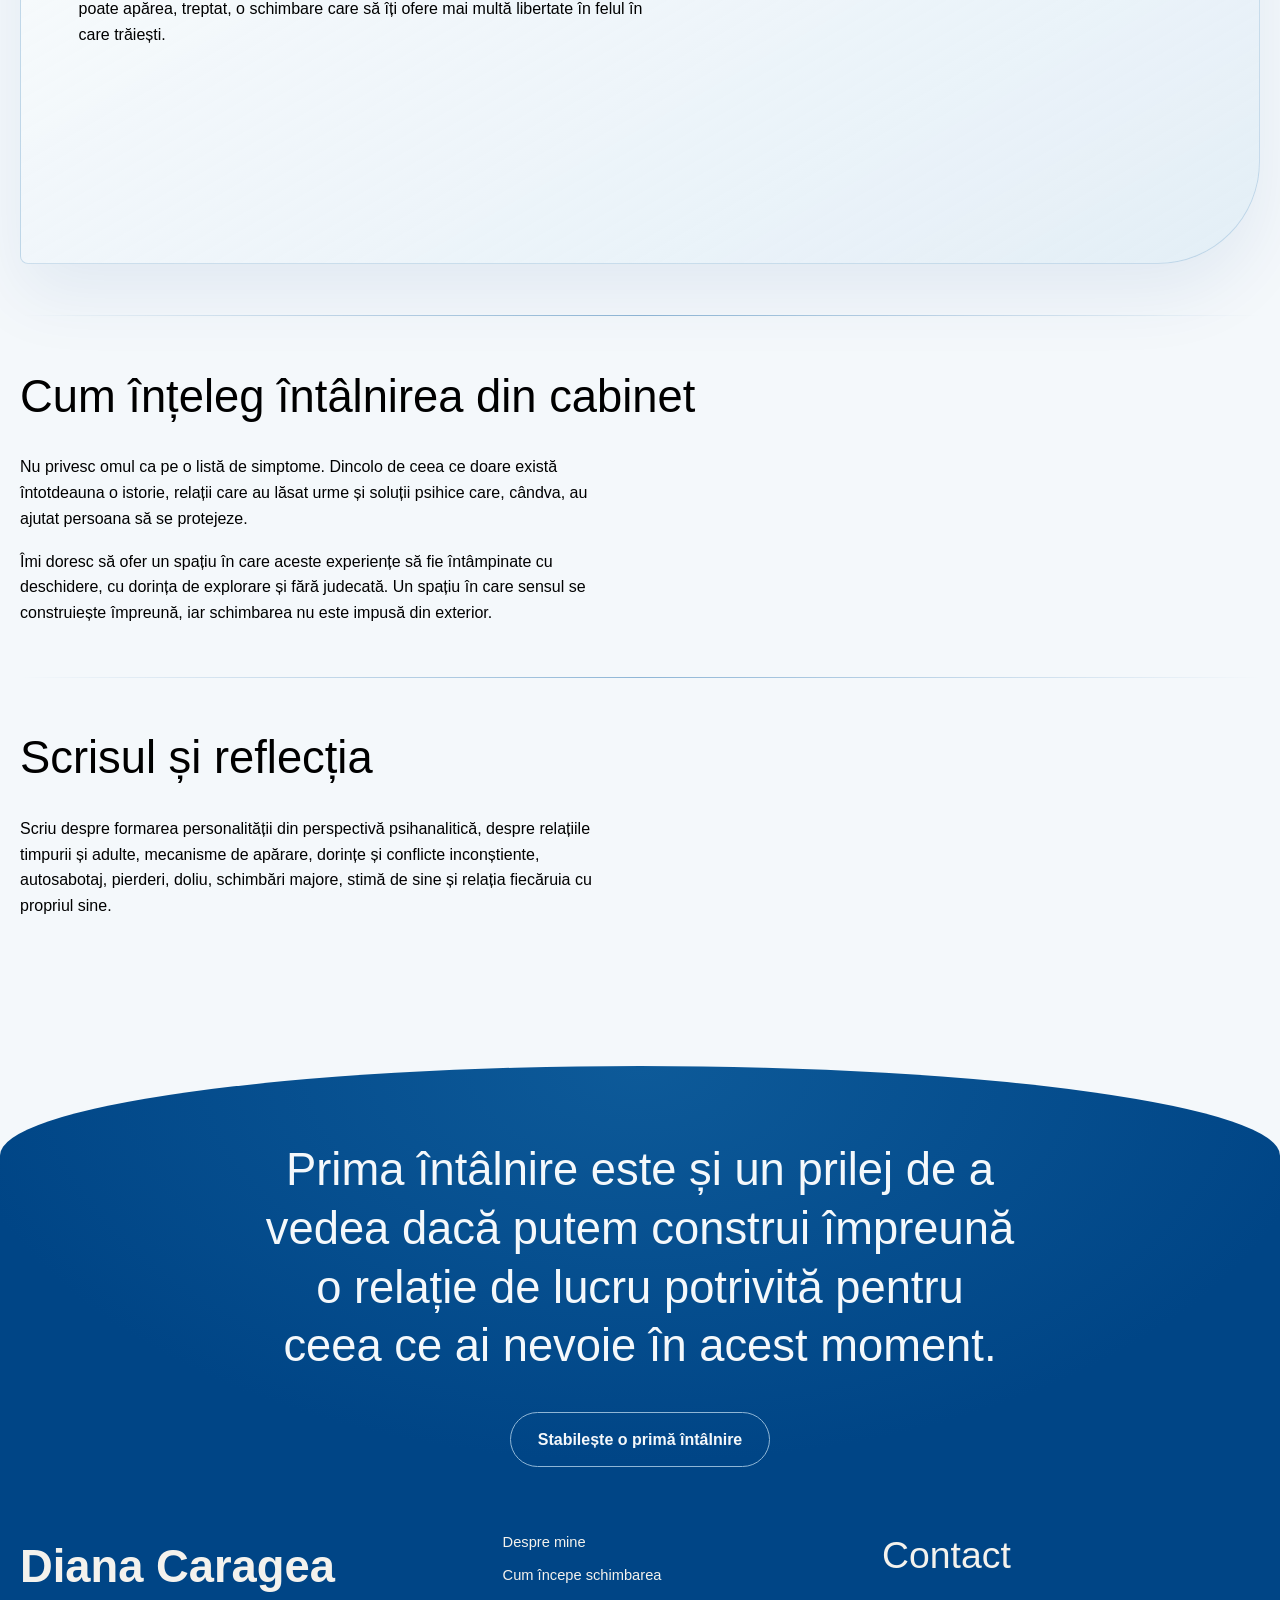
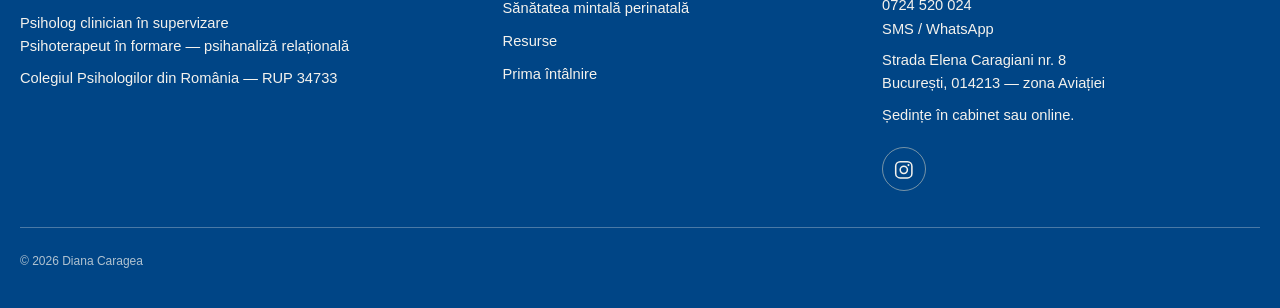
<file: despre-mine.html>
<!DOCTYPE html>
<html lang="ro">
<head>
  <meta charset="UTF-8" />
  <meta name="viewport" content="width=device-width, initial-scale=1.0" />
  <title>Despre mine — Psih. Diana Caragea</title>
  <meta name="description" content="Diana Caragea, psiholog clinician în supervizare și psihoterapeut psihanalitic relațional în formare. Parcurs profesional și felul în care înțeleg întâlnirea din cabinet." />

  <link rel="icon" href="data:image/svg+xml,%3Csvg xmlns='http://www.w3.org/2000/svg' viewBox='0 0 32 32'%3E%3Crect width='32' height='32' rx='7' fill='%23004586'/%3E%3Ctext x='16' y='22' font-family='Helvetica,Arial,sans-serif' font-size='17' font-weight='700' fill='%23f4f2ed' text-anchor='middle'%3E%CE%A8%3C/text%3E%3C/svg%3E" />

  <meta property="og:type" content="website" />
  <meta property="og:site_name" content="Întâlnirea cu Sinele — Psih. Diana Caragea" />
  <meta property="og:title" content="Despre mine — Psih. Diana Caragea" />
  <meta property="og:description" content="Diana Caragea, psiholog clinician în supervizare și psihoterapeut psihanalitic relațional în formare. Parcurs profesional și felul în care înțeleg întâlnirea din cabinet." />
  <meta property="og:url" content="https://dianacaragea.ro/despre-mine.html" />
  <meta property="og:locale" content="ro_RO" />
  <meta name="twitter:card" content="summary_large_image" />
  <!-- TODO: adaugă o imagine de partajare (1200x630) și decomentează:
       <meta property="og:image" content="https://dianacaragea.ro/images/share.jpg" /> -->

  <link rel="stylesheet" href="styles.css" />
</head>

<body>
  <a class="skip-link" href="#continut">Sari la conținut</a>

  <header class="site-header" id="siteHeader">
    <div class="wrap">
      <a class="brand" href="index.html">
        <span class="brand__name">Intalnirea cu sinele</span>
        <span class="brand__role">Psih. Diana Caragea</span>
      </a>

      <nav class="site-nav" aria-label="Navigare principală">
        <ul>
          <li><a href="despre-mine.html" aria-current="page">Despre mine</a></li>
          <li><a href="cum-incepe-schimbarea.html">Cum începe schimbarea</a></li>
          <li><a href="sanatate-mintala-perinatala.html">Sănătatea mintală perinatală</a></li>
          <li><a href="resurse.html">Resurse</a></li>
          <li><a class="nav-cta" href="prima-intalnire.html">Prima întâlnire</a></li>
        </ul>
      </nav>
    </div>
  </header>

  <main id="continut">
    <!-- ============ DESPRE MINE ============ -->
    <section class="section section--hero" aria-labelledby="page-title">
      <div class="hero-band">
        <div class="wrap hero-grid hero-grid--media-first">
          <figure class="media reveal" style="--d: 0.2s">
            <div class="blob">
              <!-- PORTRET — înlocuiește placeholderul cu:
                   <img src="images/diana-caragea.jpg" alt="Diana Caragea" width="1000" height="1250" /> -->
              <div class="placeholder" role="img" aria-label="Portret Diana Caragea (de adăugat)">
                <span class="media-label">(PORTRET)</span>
              </div>
            </div>
          </figure>

          <div class="hero-grid__text">
            <p class="label rise" style="--d: 0.1s">
              Diana Caragea | Psiholog clinician în supervizare și psihoterapeut psihanalitic relațional în
              formare
            </p>
            <h1 class="rise" id="page-title" style="--d: 0.25s">
              Formarea oferă structură. Întâlnirea autentică îi dă sens.
            </h1>

            <div class="prose">
              <p class="lead reveal" style="--d: 0.45s">
                Cred într-un demers care unește rigoarea profesională cu empatia și capacitatea de a rămâne
                alături de pacient în momentele dificile.
              </p>
            </div>
          </div>
        </div>
      </div>
    </section>

    <hr class="rule" />

    <!-- ============ PARCURSUL MEU PROFESIONAL ============ -->
    <section class="section" id="parcurs" aria-labelledby="parcurs-title">
      <div class="wrap">
        <div class="section__head">
          <h2 class="h2 reveal" id="parcurs-title">Parcursul meu profesional</h2>
        </div>

        <div class="prose">
          <p class="reveal" style="--d: 0.06s">
            Am absolvit <strong>Facultatea de Psihologie din cadrul Universității Titu Maiorescu din
            București</strong> și îmi continui formarea prin <strong>Masterul în Psihanaliză</strong> al
            aceleiași universități. În prezent, urmez formarea în psihanaliză relațională în cadrul
            <strong>Insight – Asociația pentru Promovarea Psihanalizei Teoretice și Clinice</strong>, iar
            activitatea mea este susținută prin supervizare clinică și formare profesională continuă.
          </p>
        </div>
      </div>
    </section>

    <hr class="rule" />

    <!-- ============ DINCOLO DE CĂRȚI ȘI TEHNICĂ ============ -->
    <section class="section" id="dincolo" aria-labelledby="dincolo-title">
      <div class="wrap">
        <div class="panel reveal">
          <div class="section__head">
            <h2 class="h2 reveal" id="dincolo-title" style="--d: 0.06s">Dincolo de cărți și tehnică</h2>
          </div>

          <div class="prose">
            <p class="reveal" style="--d: 0.12s">
              Educația formală mi-a oferit <strong>structură, rigoare și responsabilitate față de practica
              clinică și oamenii cu care lucrez.</strong> Dar mai mult decât atât, înainte de a însoți pe
              altcineva, am învățat să mă întâlnesc cu propria mea lume interioară.
            </p>
            <p class="reveal" style="--d: 0.18s">
              Cred că formarea ca psihoterapeut nu se oprește la studiul teoriei sau la experiența din cabinet.
              O parte esențială a parcursului meu profesional este reprezentată de propria analiză
              psihanalitică, desfășurată constant, de-a lungul mai multor ani. Având experiența propriului
              proces analitic, tocmai de aceea, <strong>felul în care lucrez nu pornește niciodată de la
              răspunsuri gata făcute.</strong>
            </p>
            <p class="reveal" style="--d: 0.24s">
              Fiecare persoană are propria istorie, ritmul său și un mod unic de a trăi și de a da sens
              experiențelor sale. Nu caut și nici nu aplic soluții universale - ele nu există. Împreună
              încercăm să înțelegem cum s-a construit lumea ta interioară și cum poate apărea, treptat, o
              schimbare care să îți ofere mai multă libertate în felul în care trăiești.
            </p>
          </div>

          <p class="statement reveal" style="--d: 0.3s">
            Un terapeut îi poate însoți pe ceilalți în procesul lor de devenire, doar până acolo unde a ajuns
            el însuși în propria cunoaștere de sine.
          </p>
        </div>
      </div>
    </section>

    <hr class="rule" />

    <!-- ============ CUM ÎNȚELEG ÎNTÂLNIREA DIN CABINET ============ -->
    <section class="section" id="cabinet" aria-labelledby="cabinet-title">
      <div class="wrap">
        <div class="section__head">
          <h2 class="h2 reveal" id="cabinet-title">Cum înțeleg întâlnirea din cabinet</h2>
        </div>

        <div class="prose">
          <p class="reveal" style="--d: 0.06s">
            Nu privesc omul ca pe o listă de simptome. Dincolo de ceea ce doare există întotdeauna o istorie,
            relații care au lăsat urme și soluții psihice care, cândva, au ajutat persoana să se protejeze.
          </p>
          <p class="reveal" style="--d: 0.12s">
            Îmi doresc să ofer un spațiu în care aceste experiențe să fie întâmpinate cu deschidere, cu dorința
            de explorare și fără judecată. Un spațiu în care sensul se construiește împreună, iar schimbarea nu
            este impusă din exterior.
          </p>
        </div>
      </div>
    </section>

    <hr class="rule" />

    <!-- ============ SCRISUL ȘI REFLECȚIA ============ -->
    <section class="section" id="scrisul" aria-labelledby="scrisul-title">
      <div class="wrap">
        <div class="section__head">
          <h2 class="h2 reveal" id="scrisul-title">Scrisul și reflecția</h2>
        </div>

        <div class="prose">
          <p class="reveal" style="--d: 0.06s">
            Scriu despre formarea personalității din perspectivă psihanalitică, despre relațiile timpurii și
            adulte, mecanisme de apărare, dorințe și conflicte inconștiente, autosabotaj, pierderi, doliu,
            schimbări majore, stimă de sine și relația fiecăruia cu propriul sine.
          </p>
        </div>
      </div>
    </section>

    <!-- ============ PRIMA ÎNTÂLNIRE ============ -->
    <section class="closing" aria-labelledby="closing-title">
      <div class="wrap wrap--narrow">
        <h2 class="h2 reveal" id="closing-title">
          Prima întâlnire este și un prilej de a vedea dacă putem construi împreună o relație de lucru
          potrivită pentru ceea ce ai nevoie în acest moment.
        </h2>

        <div class="actions reveal" style="--d: 0.1s">
          <a class="btn" href="prima-intalnire.html">Stabilește o primă întâlnire</a>
        </div>
      </div>
    </section>
  </main>

  <footer class="site-footer">
    <div class="wrap">
      <div>
        <p class="brand__name">Diana Caragea</p>
        <p>Psiholog clinician în supervizare<br />Psihoterapeut în formare — psihanaliză relațională</p>
        <p>Colegiul Psihologilor din România — RUP&nbsp;34733</p>
      </div>

      <nav aria-label="Navigare secundară">
        <ul>
          <li><a href="despre-mine.html">Despre mine</a></li>
          <li><a href="cum-incepe-schimbarea.html">Cum începe schimbarea</a></li>
          <li><a href="sanatate-mintala-perinatala.html">Sănătatea mintală perinatală</a></li>
          <li><a href="resurse.html">Resurse</a></li>
          <li><a href="prima-intalnire.html">Prima întâlnire</a></li>
        </ul>
      </nav>

      <div class="site-footer__contact">
        <h2 class="h3">Contact</h2>
        <p>
          <a href="tel:+40724520024">0724 520 024</a><br />
          SMS / WhatsApp
        </p>
        <p>
          Strada Elena Caragiani nr. 8<br />
          București, 014213 — zona Aviației
        </p>
        <p>Ședințe în cabinet sau online.</p>

        <!-- TODO: înlocuiește cu adresa reală a contului de Instagram -->
        <a class="social" href="https://www.instagram.com/" target="_blank" rel="noopener noreferrer"
           aria-label="Instagram (profilul se deschide într-o filă nouă)">
          <svg viewBox="0 0 24 24" fill="none" stroke="currentColor" stroke-width="1.7"
               stroke-linecap="round" stroke-linejoin="round" aria-hidden="true" focusable="false">
            <rect x="3" y="3" width="18" height="18" rx="5" />
            <circle cx="12" cy="12" r="4" />
            <circle cx="17.2" cy="6.8" r="1.15" fill="currentColor" stroke="none" />
          </svg>
        </a>
      </div>

      <p class="site-footer__legal">© 2026 Diana Caragea</p>
    </div>
  </footer>

  <script src="site.js"></script>
</body>
</html>
</file>
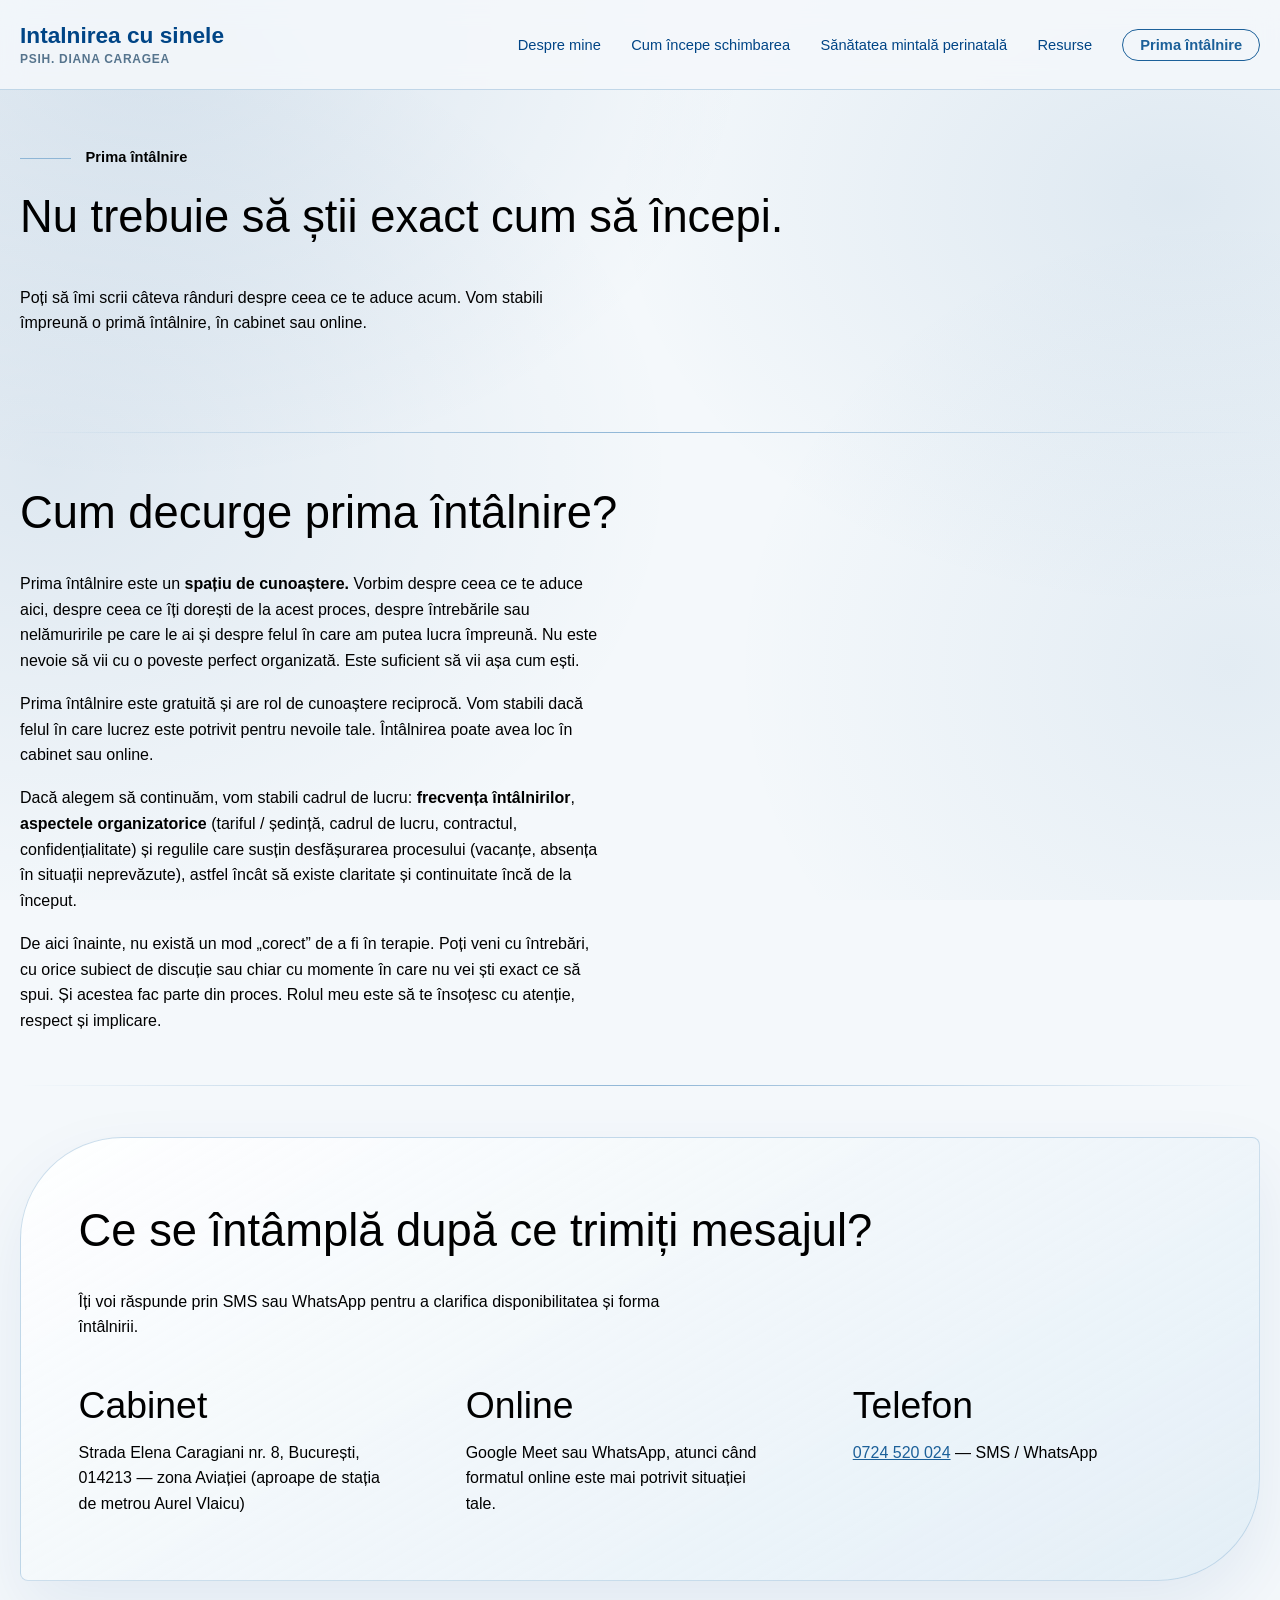
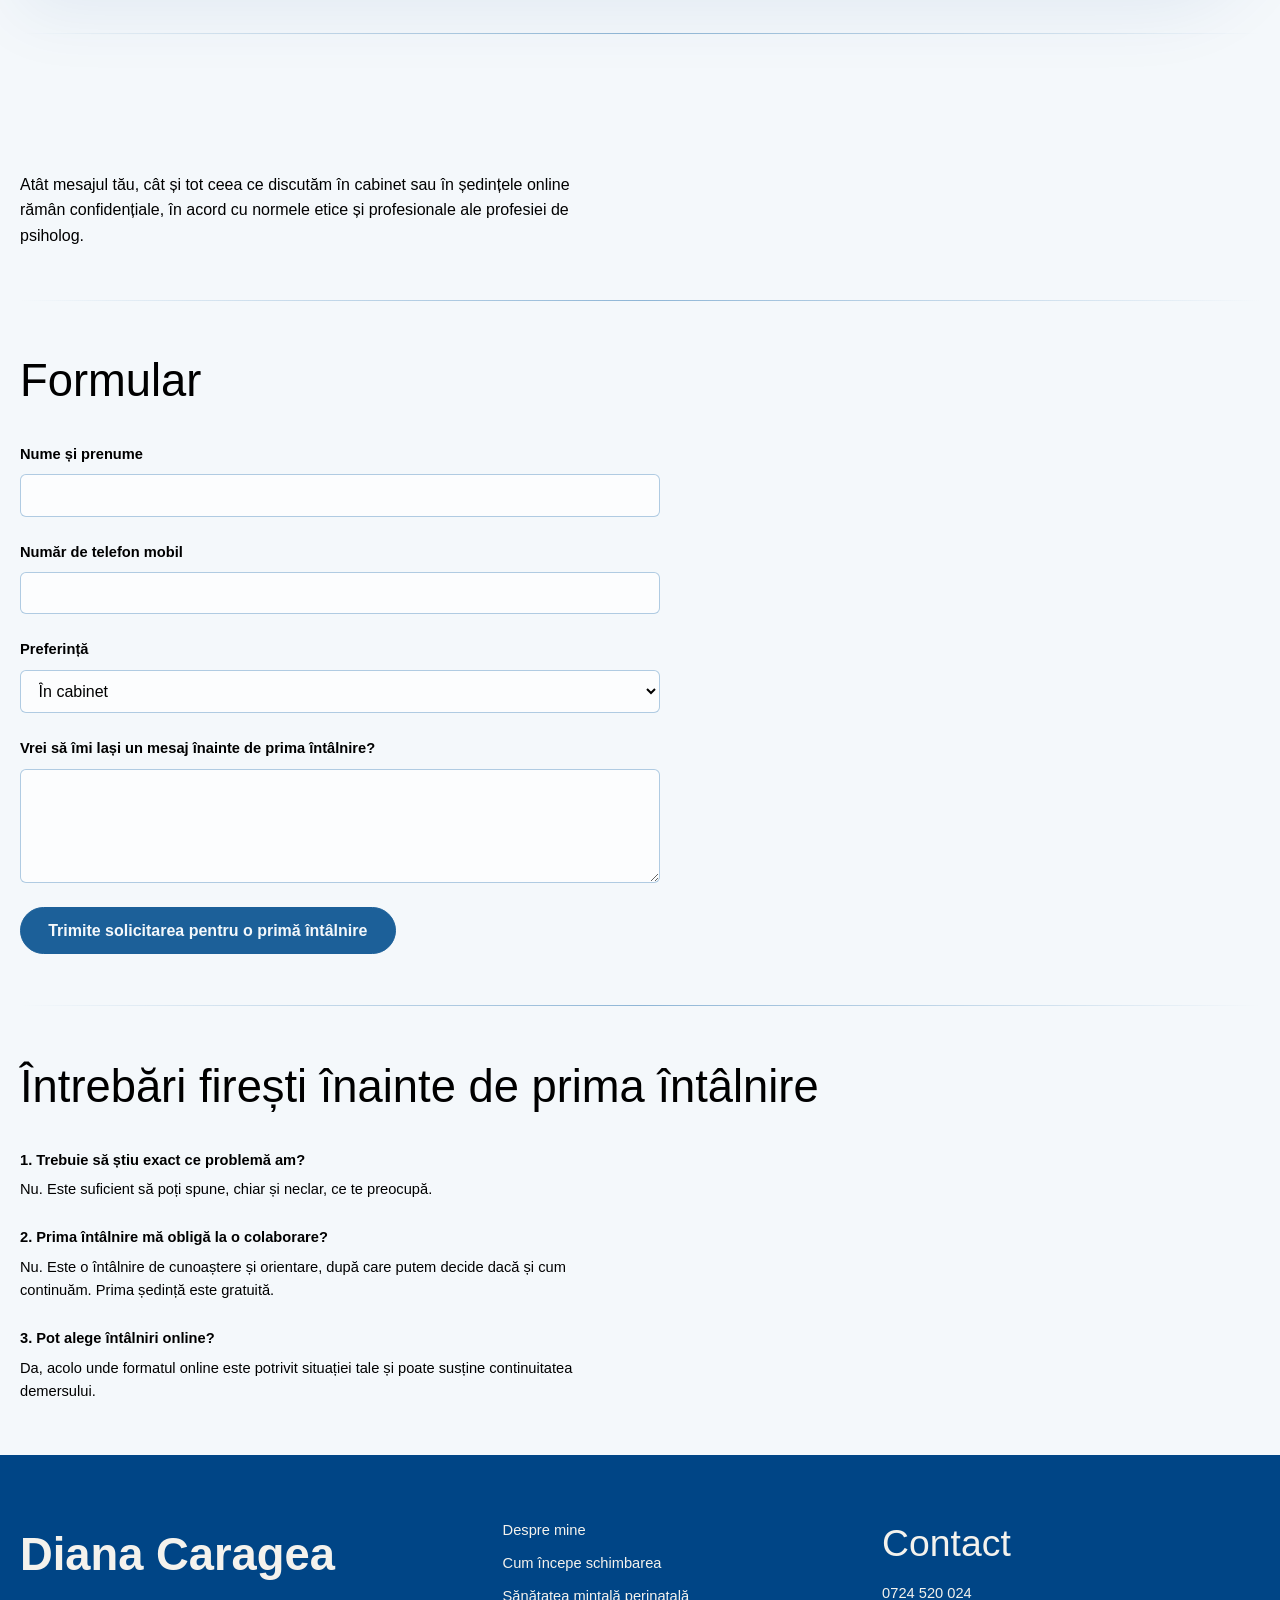
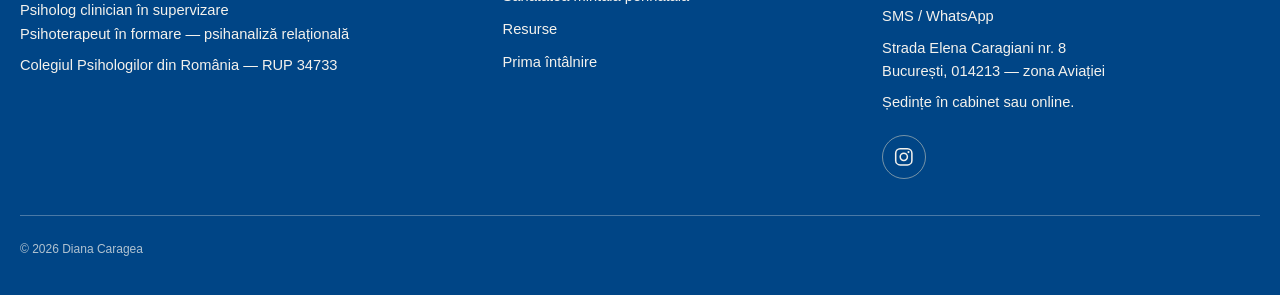
<file: prima-intalnire.html>
<!DOCTYPE html>
<html lang="ro">
<head>
  <meta charset="UTF-8" />
  <meta name="viewport" content="width=device-width, initial-scale=1.0" />
  <title>Prima întâlnire — Psih. Diana Caragea</title>
  <meta name="description" content="Cum decurge prima întâlnire, cadrul de lucru, confidențialitatea și formularul prin care poți solicita o primă întâlnire, în cabinet sau online." />

  <link rel="icon" href="data:image/svg+xml,%3Csvg xmlns='http://www.w3.org/2000/svg' viewBox='0 0 32 32'%3E%3Crect width='32' height='32' rx='7' fill='%23004586'/%3E%3Ctext x='16' y='22' font-family='Helvetica,Arial,sans-serif' font-size='17' font-weight='700' fill='%23f4f2ed' text-anchor='middle'%3E%CE%A8%3C/text%3E%3C/svg%3E" />

  <meta property="og:type" content="website" />
  <meta property="og:site_name" content="Întâlnirea cu Sinele — Psih. Diana Caragea" />
  <meta property="og:title" content="Prima întâlnire — Psih. Diana Caragea" />
  <meta property="og:description" content="Cum decurge prima întâlnire, cadrul de lucru, confidențialitatea și formularul prin care poți solicita o primă întâlnire, în cabinet sau online." />
  <meta property="og:url" content="https://dianacaragea.ro/prima-intalnire.html" />
  <meta property="og:locale" content="ro_RO" />
  <meta name="twitter:card" content="summary_large_image" />
  <!-- TODO: adaugă o imagine de partajare (1200x630) și decomentează:
       <meta property="og:image" content="https://dianacaragea.ro/images/share.jpg" /> -->

  <link rel="stylesheet" href="styles.css" />
</head>

<body>
  <a class="skip-link" href="#continut">Sari la conținut</a>

  <header class="site-header" id="siteHeader">
    <div class="wrap">
      <a class="brand" href="index.html">
        <span class="brand__name">Intalnirea cu sinele</span>
        <span class="brand__role">Psih. Diana Caragea</span>
      </a>

      <nav class="site-nav" aria-label="Navigare principală">
        <ul>
          <li><a href="despre-mine.html">Despre mine</a></li>
          <li><a href="cum-incepe-schimbarea.html">Cum începe schimbarea</a></li>
          <li><a href="sanatate-mintala-perinatala.html">Sănătatea mintală perinatală</a></li>
          <li><a href="resurse.html">Resurse</a></li>
          <li><a class="nav-cta" href="prima-intalnire.html" aria-current="page">Prima întâlnire</a></li>
        </ul>
      </nav>
    </div>
  </header>

  <main id="continut">
    <!-- ============ PRIMA ÎNTÂLNIRE ============ -->
    <section class="section section--hero" aria-labelledby="page-title">
      <div class="hero-band">
        <div class="wrap">
          <p class="label rise" style="--d: 0.1s">Prima întâlnire</p>
          <h1 class="h2 rise" id="page-title" style="--d: 0.25s">Nu trebuie să știi exact cum să începi.</h1>

          <div class="prose">
            <p class="reveal" style="--d: 0.45s">
              Poți să îmi scrii câteva rânduri despre ceea ce te aduce acum. Vom stabili împreună o primă
              întâlnire, în cabinet sau online.
            </p>
          </div>
        </div>
      </div>
    </section>

    <hr class="rule" />

    <!-- ============ CUM DECURGE ============ -->
    <section class="section" id="cum-decurge" aria-labelledby="cum-decurge-title">
      <div class="wrap">
        <div class="section__head">
          <h2 class="h2 reveal" id="cum-decurge-title">Cum decurge prima întâlnire?</h2>
        </div>

        <div class="prose">
          <p class="reveal" style="--d: 0.06s">
            Prima întâlnire este un <strong>spațiu de cunoaștere.</strong> Vorbim despre ceea ce te aduce aici,
            despre ceea ce îți dorești de la acest proces, despre întrebările sau nelămuririle pe care le ai și
            despre felul în care am putea lucra împreună. Nu este nevoie să vii cu o poveste perfect
            organizată. Este suficient să vii așa cum ești.
          </p>
          <p class="reveal" style="--d: 0.12s">
            Prima întâlnire este gratuită și are rol de cunoaștere reciprocă. Vom stabili dacă felul în care
            lucrez este potrivit pentru nevoile tale. Întâlnirea poate avea loc în cabinet sau online.
          </p>
          <p class="reveal" style="--d: 0.18s">
            Dacă alegem să continuăm, vom stabili cadrul de lucru: <strong>frecvența întâlnirilor</strong>,
            <strong>aspectele organizatorice</strong> (tariful / ședință, cadrul de lucru, contractul,
            confidențialitate) și regulile care susțin desfășurarea procesului (vacanțe, absența în situații
            neprevăzute), astfel încât să existe claritate și continuitate încă de la început.
          </p>
          <p class="reveal" style="--d: 0.24s">
            De aici înainte, nu există un mod „corect” de a fi în terapie. Poți veni cu întrebări, cu orice
            subiect de discuție sau chiar cu momente în care nu vei ști exact ce să spui. Și acestea fac parte
            din proces. Rolul meu este să te însoțesc cu atenție, respect și implicare.
          </p>
        </div>
      </div>
    </section>

    <hr class="rule" />

    <!-- ============ DUPĂ CE TRIMIȚI MESAJUL ============ -->
    <section class="section" id="dupa-mesaj" aria-labelledby="dupa-mesaj-title">
      <div class="wrap">
        <div class="panel reveal">
          <div class="section__head">
            <h2 class="h2 reveal" id="dupa-mesaj-title" style="--d: 0.06s">
              Ce se întâmplă după ce trimiți mesajul?
            </h2>
          </div>

          <div class="prose">
            <p class="reveal" style="--d: 0.12s">
              Îți voi răspunde prin SMS sau WhatsApp pentru a clarifica disponibilitatea și forma întâlnirii.
            </p>
          </div>

          <div class="contact-grid">
            <div class="reveal" style="--d: 0.18s">
              <p class="h3">Cabinet</p>
              <p>
                Strada Elena Caragiani nr. 8, București, 014213 — zona Aviației (aproape de stația de metrou
                Aurel Vlaicu)
              </p>
            </div>
            <div class="reveal" style="--d: 0.24s">
              <p class="h3">Online</p>
              <p>Google Meet sau WhatsApp, atunci când formatul online este mai potrivit situației tale.</p>
            </div>
            <div class="reveal" style="--d: 0.3s">
              <p class="h3">Telefon</p>
              <p><a href="tel:+40724520024">0724 520 024</a> — SMS / WhatsApp</p>
            </div>
          </div>
        </div>
      </div>
    </section>

    <hr class="rule" />

    <!-- ============ CONFIDENȚIALITATE ============ -->
    <section class="section" id="confidentialitate" aria-labelledby="confidentialitate-title">
      <div class="wrap">
        <div class="section__head">
          <h2 class="h2 reveal" id="confidentialitate-title">Confidențialitate</h2>
        </div>

        <div class="prose">
          <p class="reveal" style="--d: 0.06s">
            Atât mesajul tău, cât și tot ceea ce discutăm în cabinet sau în ședințele online rămân
            confidențiale, în acord cu normele etice și profesionale ale profesiei de psiholog.
          </p>
        </div>
      </div>
    </section>

    <hr class="rule" />

    <!-- ============ FORMULAR ============ -->
    <section class="section" id="formular" aria-labelledby="formular-title">
      <div class="wrap">
        <div class="section__head">
          <h2 class="h2 reveal" id="formular-title">Formular</h2>
        </div>

        <!-- TODO: acest formular nu trimite încă nicăieri. Setează `action` către
             un endpoint (Formspree, Netlify Forms, propriul backend) înainte de publicare. -->
        <form class="form reveal" style="--d: 0.06s" action="" method="post">
          <label>
            Nume și prenume
            <input type="text" name="nume" autocomplete="name" required />
          </label>

          <label>
            Număr de telefon mobil
            <input type="tel" name="telefon" autocomplete="tel" required />
          </label>

          <label>
            Preferință
            <select name="preferinta">
              <option value="cabinet">În cabinet</option>
              <option value="online">Online</option>
              <option value="nesigur">Nu sunt sigur(ă) încă</option>
            </select>
          </label>

          <label>
            Vrei să îmi lași un mesaj înainte de prima întâlnire?
            <textarea name="mesaj" rows="5"></textarea>
          </label>

          <div class="actions">
            <button class="btn btn--primary" type="submit">
              Trimite solicitarea pentru o primă întâlnire
            </button>
          </div>
        </form>
      </div>
    </section>

    <hr class="rule" />

    <!-- ============ ÎNTREBĂRI FIREȘTI ============ -->
    <section class="section" id="intrebari" aria-labelledby="intrebari-title">
      <div class="wrap">
        <div class="section__head">
          <h2 class="h2 reveal" id="intrebari-title">Întrebări firești înainte de prima întâlnire</h2>
        </div>

        <dl class="faq">
          <div class="reveal" style="--d: 0.06s">
            <dt>1. Trebuie să știu exact ce problemă am?</dt>
            <dd>Nu. Este suficient să poți spune, chiar și neclar, ce te preocupă.</dd>
          </div>
          <div class="reveal" style="--d: 0.12s">
            <dt>2. Prima întâlnire mă obligă la o colaborare?</dt>
            <dd>
              Nu. Este o întâlnire de cunoaștere și orientare, după care putem decide dacă și cum continuăm.
              Prima ședință este gratuită.
            </dd>
          </div>
          <div class="reveal" style="--d: 0.18s">
            <dt>3. Pot alege întâlniri online?</dt>
            <dd>
              Da, acolo unde formatul online este potrivit situației tale și poate susține continuitatea
              demersului.
            </dd>
          </div>
        </dl>
      </div>
    </section>
  </main>

  <footer class="site-footer">
    <div class="wrap">
      <div>
        <p class="brand__name">Diana Caragea</p>
        <p>Psiholog clinician în supervizare<br />Psihoterapeut în formare — psihanaliză relațională</p>
        <p>Colegiul Psihologilor din România — RUP&nbsp;34733</p>
      </div>

      <nav aria-label="Navigare secundară">
        <ul>
          <li><a href="despre-mine.html">Despre mine</a></li>
          <li><a href="cum-incepe-schimbarea.html">Cum începe schimbarea</a></li>
          <li><a href="sanatate-mintala-perinatala.html">Sănătatea mintală perinatală</a></li>
          <li><a href="resurse.html">Resurse</a></li>
          <li><a href="prima-intalnire.html">Prima întâlnire</a></li>
        </ul>
      </nav>

      <div class="site-footer__contact">
        <h2 class="h3">Contact</h2>
        <p>
          <a href="tel:+40724520024">0724 520 024</a><br />
          SMS / WhatsApp
        </p>
        <p>
          Strada Elena Caragiani nr. 8<br />
          București, 014213 — zona Aviației
        </p>
        <p>Ședințe în cabinet sau online.</p>

        <!-- TODO: înlocuiește cu adresa reală a contului de Instagram -->
        <a class="social" href="https://www.instagram.com/" target="_blank" rel="noopener noreferrer"
           aria-label="Instagram (profilul se deschide într-o filă nouă)">
          <svg viewBox="0 0 24 24" fill="none" stroke="currentColor" stroke-width="1.7"
               stroke-linecap="round" stroke-linejoin="round" aria-hidden="true" focusable="false">
            <rect x="3" y="3" width="18" height="18" rx="5" />
            <circle cx="12" cy="12" r="4" />
            <circle cx="17.2" cy="6.8" r="1.15" fill="currentColor" stroke="none" />
          </svg>
        </a>
      </div>

      <p class="site-footer__legal">© 2026 Diana Caragea</p>
    </div>
  </footer>

  <script src="site.js"></script>
</body>
</html>
</file>
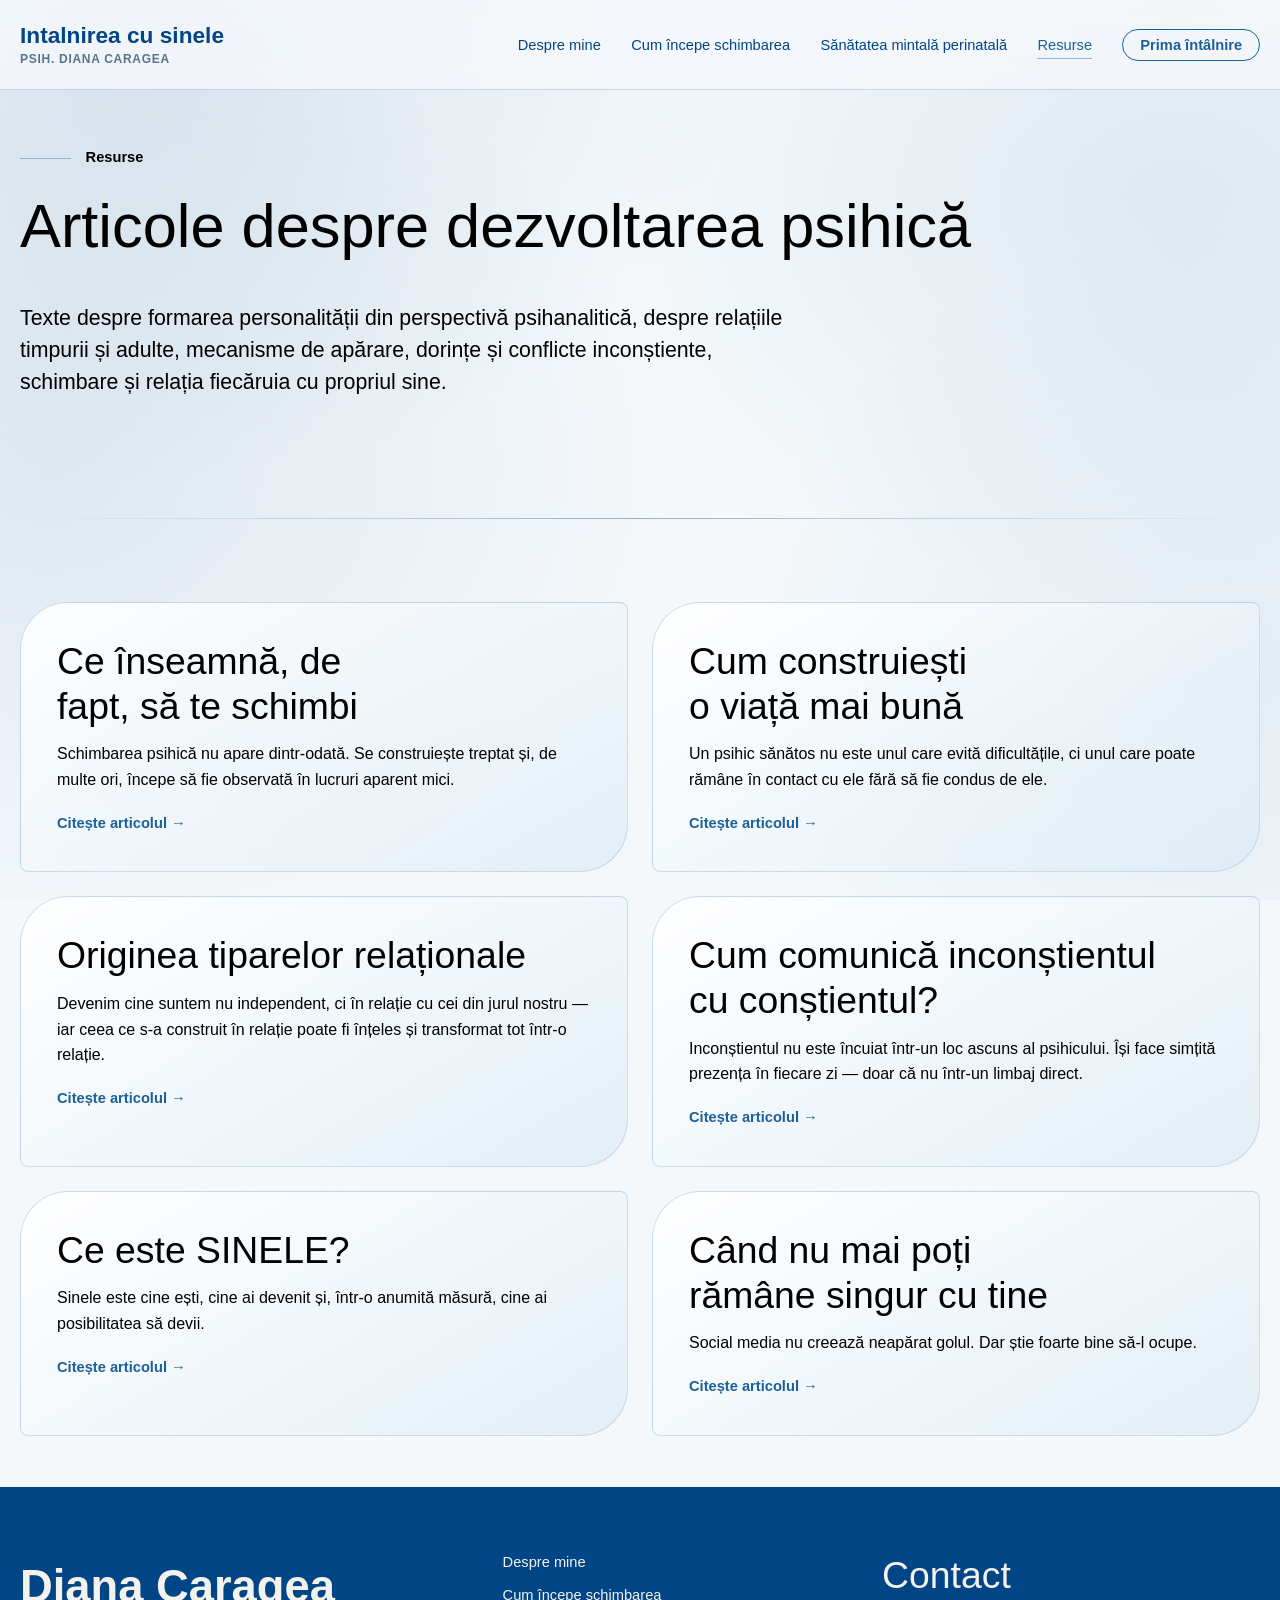
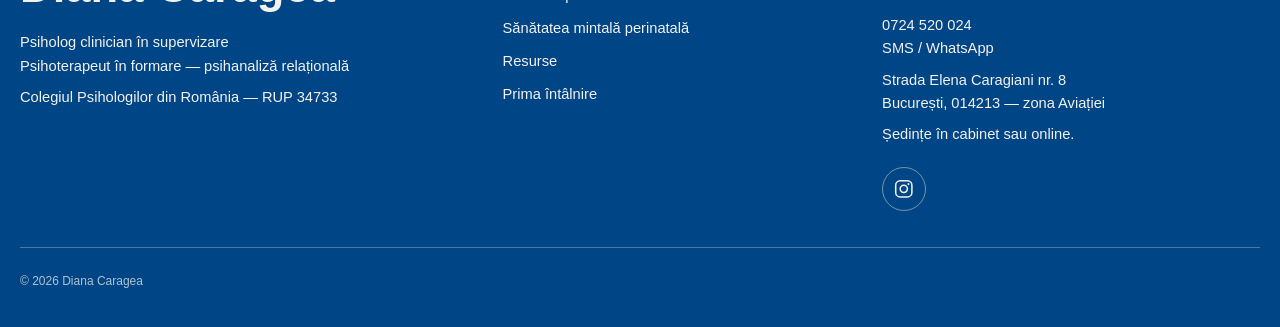
<file: resurse.html>
<!DOCTYPE html>
<html lang="ro">
<head>
  <meta charset="UTF-8" />
  <meta name="viewport" content="width=device-width, initial-scale=1.0" />
  <title>Resurse — Psih. Diana Caragea</title>
  <meta name="description" content="Articole despre dezvoltarea psihică, relații, inconștient și schimbare, din perspectivă psihanalitică." />

  <link rel="icon" href="data:image/svg+xml,%3Csvg xmlns='http://www.w3.org/2000/svg' viewBox='0 0 32 32'%3E%3Crect width='32' height='32' rx='7' fill='%23004586'/%3E%3Ctext x='16' y='22' font-family='Helvetica,Arial,sans-serif' font-size='17' font-weight='700' fill='%23f4f2ed' text-anchor='middle'%3E%CE%A8%3C/text%3E%3C/svg%3E" />

  <meta property="og:type" content="website" />
  <meta property="og:site_name" content="Întâlnirea cu Sinele — Psih. Diana Caragea" />
  <meta property="og:title" content="Resurse — Psih. Diana Caragea" />
  <meta property="og:description" content="Articole despre dezvoltarea psihică, relații, inconștient și schimbare, din perspectivă psihanalitică." />
  <meta property="og:url" content="https://dianacaragea.ro/resurse.html" />
  <meta property="og:locale" content="ro_RO" />
  <meta name="twitter:card" content="summary_large_image" />
  <!-- TODO: adaugă o imagine de partajare (1200x630) și decomentează:
       <meta property="og:image" content="https://dianacaragea.ro/images/share.jpg" /> -->

  <link rel="stylesheet" href="styles.css" />
</head>

<body>
  <a class="skip-link" href="#continut">Sari la conținut</a>

  <header class="site-header" id="siteHeader">
    <div class="wrap">
      <a class="brand" href="index.html">
        <span class="brand__name">Intalnirea cu sinele</span>
        <span class="brand__role">Psih. Diana Caragea</span>
      </a>

      <nav class="site-nav" aria-label="Navigare principală">
        <ul>
          <li><a href="despre-mine.html">Despre mine</a></li>
          <li><a href="cum-incepe-schimbarea.html">Cum începe schimbarea</a></li>
          <li><a href="sanatate-mintala-perinatala.html">Sănătatea mintală perinatală</a></li>
          <li><a href="resurse.html" aria-current="page">Resurse</a></li>
          <li><a class="nav-cta" href="prima-intalnire.html">Prima întâlnire</a></li>
        </ul>
      </nav>
    </div>
  </header>

  <main id="continut">
    <section class="section section--hero" aria-labelledby="page-title">
      <div class="hero-band">
        <div class="wrap">
          <p class="label rise" style="--d: 0.1s">Resurse</p>
          <h1 class="rise" id="page-title" style="--d: 0.25s">Articole despre dezvoltarea psihică</h1>

          <div class="prose">
            <p class="lead reveal" style="--d: 0.45s">
              Texte despre formarea personalității din perspectivă psihanalitică, despre relațiile timpurii
              și adulte, mecanisme de apărare, dorințe și conflicte inconștiente, schimbare și relația
              fiecăruia cu propriul sine.
            </p>
          </div>
        </div>
      </div>
    </section>

    <hr class="rule" />

    <section class="section" aria-label="Articole">
      <div class="wrap">
        <ul class="card-list">
          <li class="reveal" style="--d: 0.00s">
            <a class="card" href="resurse/ce-inseamna-sa-te-schimbi.html">
              <span class="card__title">Ce înseamnă, de fapt, să te schimbi</span>
              <span class="card__teaser">Schimbarea psihică nu apare dintr-odată. Se construiește treptat și, de multe ori, începe să fie observată în lucruri aparent mici.</span>
              <span class="card__more">Citește articolul →</span>
            </a>
          </li>
          <li class="reveal" style="--d: 0.06s">
            <a class="card" href="resurse/cum-construiesti-o-viata-mai-buna.html">
              <span class="card__title">Cum construiești o viață mai bună</span>
              <span class="card__teaser">Un psihic sănătos nu este unul care evită dificultățile, ci unul care poate rămâne în contact cu ele fără să fie condus de ele.</span>
              <span class="card__more">Citește articolul →</span>
            </a>
          </li>
          <li class="reveal" style="--d: 0.12s">
            <a class="card" href="resurse/originea-tiparelor-relationale.html">
              <span class="card__title">Originea tiparelor relaționale</span>
              <span class="card__teaser">Devenim cine suntem nu independent, ci în relație cu cei din jurul nostru — iar ceea ce s-a construit în relație poate fi înțeles și transformat tot într-o relație.</span>
              <span class="card__more">Citește articolul →</span>
            </a>
          </li>
          <li class="reveal" style="--d: 0.18s">
            <a class="card" href="resurse/cum-comunica-inconstientul-cu-constientul.html">
              <span class="card__title">Cum comunică inconștientul cu conștientul?</span>
              <span class="card__teaser">Inconștientul nu este încuiat într-un loc ascuns al psihicului. Își face simțită prezența în fiecare zi — doar că nu într-un limbaj direct.</span>
              <span class="card__more">Citește articolul →</span>
            </a>
          </li>
          <li class="reveal" style="--d: 0.24s">
            <a class="card" href="resurse/ce-este-sinele.html">
              <span class="card__title">Ce este SINELE?</span>
              <span class="card__teaser">Sinele este cine ești, cine ai devenit și, într-o anumită măsură, cine ai posibilitatea să devii.</span>
              <span class="card__more">Citește articolul →</span>
            </a>
          </li>
          <li class="reveal" style="--d: 0.30s">
            <a class="card" href="resurse/cand-nu-mai-poti-ramane-singur-cu-tine.html">
              <span class="card__title">Când nu mai poți rămâne singur cu tine</span>
              <span class="card__teaser">Social media nu creează neapărat golul. Dar știe foarte bine să-l ocupe.</span>
              <span class="card__more">Citește articolul →</span>
            </a>
          </li>
        </ul>
      </div>
    </section>
  </main>
  <footer class="site-footer">
    <div class="wrap">
      <div>
        <p class="brand__name">Diana Caragea</p>
        <p>Psiholog clinician în supervizare<br />Psihoterapeut în formare — psihanaliză relațională</p>
        <p>Colegiul Psihologilor din România — RUP&nbsp;34733</p>
      </div>

      <nav aria-label="Navigare secundară">
        <ul>
          <li><a href="despre-mine.html">Despre mine</a></li>
          <li><a href="cum-incepe-schimbarea.html">Cum începe schimbarea</a></li>
          <li><a href="sanatate-mintala-perinatala.html">Sănătatea mintală perinatală</a></li>
          <li><a href="resurse.html">Resurse</a></li>
          <li><a href="prima-intalnire.html">Prima întâlnire</a></li>
        </ul>
      </nav>

      <div class="site-footer__contact">
        <h2 class="h3">Contact</h2>
        <p>
          <a href="tel:+40724520024">0724 520 024</a><br />
          SMS / WhatsApp
        </p>
        <p>
          Strada Elena Caragiani nr. 8<br />
          București, 014213 — zona Aviației
        </p>
        <p>Ședințe în cabinet sau online.</p>

        <!-- TODO: înlocuiește cu adresa reală a contului de Instagram -->
        <a class="social" href="https://www.instagram.com/" target="_blank" rel="noopener noreferrer"
           aria-label="Instagram (profilul se deschide într-o filă nouă)">
          <svg viewBox="0 0 24 24" fill="none" stroke="currentColor" stroke-width="1.7"
               stroke-linecap="round" stroke-linejoin="round" aria-hidden="true" focusable="false">
            <rect x="3" y="3" width="18" height="18" rx="5" />
            <circle cx="12" cy="12" r="4" />
            <circle cx="17.2" cy="6.8" r="1.15" fill="currentColor" stroke="none" />
          </svg>
        </a>
      </div>

      <p class="site-footer__legal">© 2026 Diana Caragea</p>
    </div>
  </footer>

  <script src="site.js"></script>
</body>
</html>
</file>
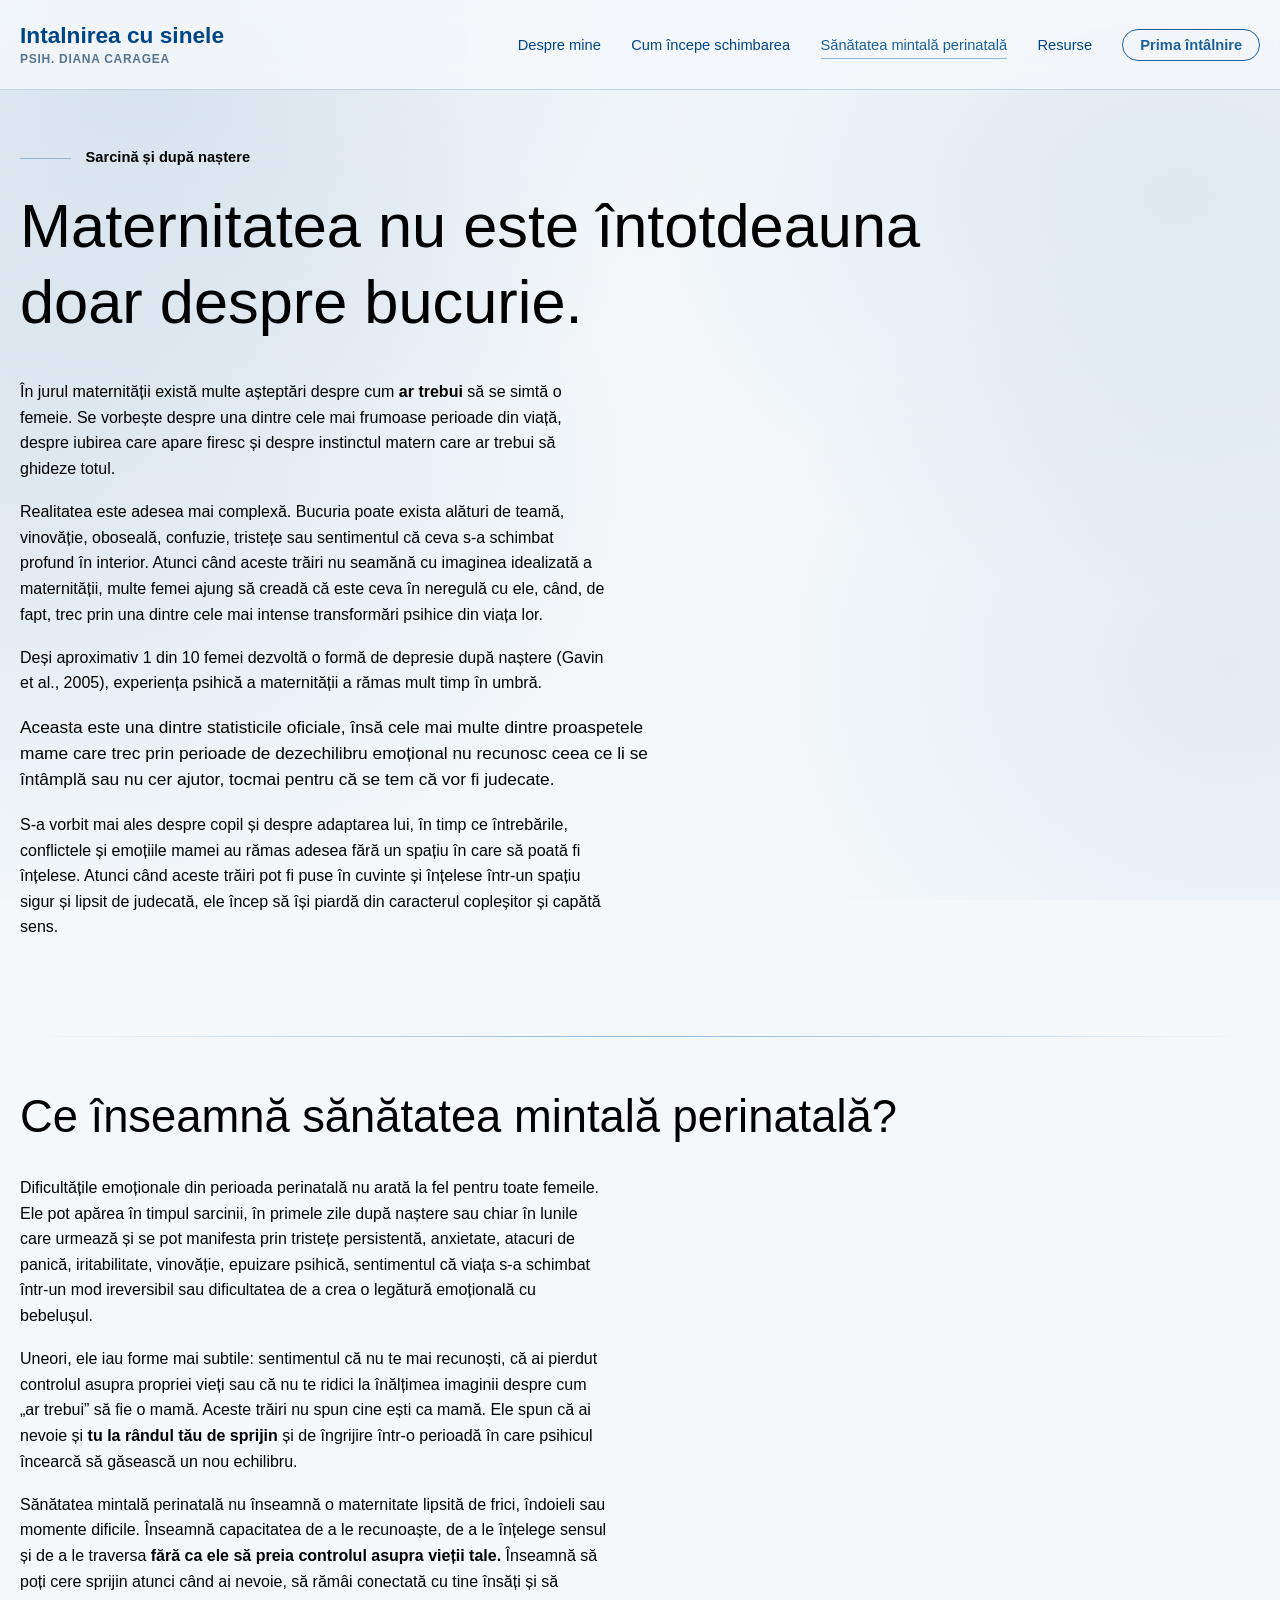
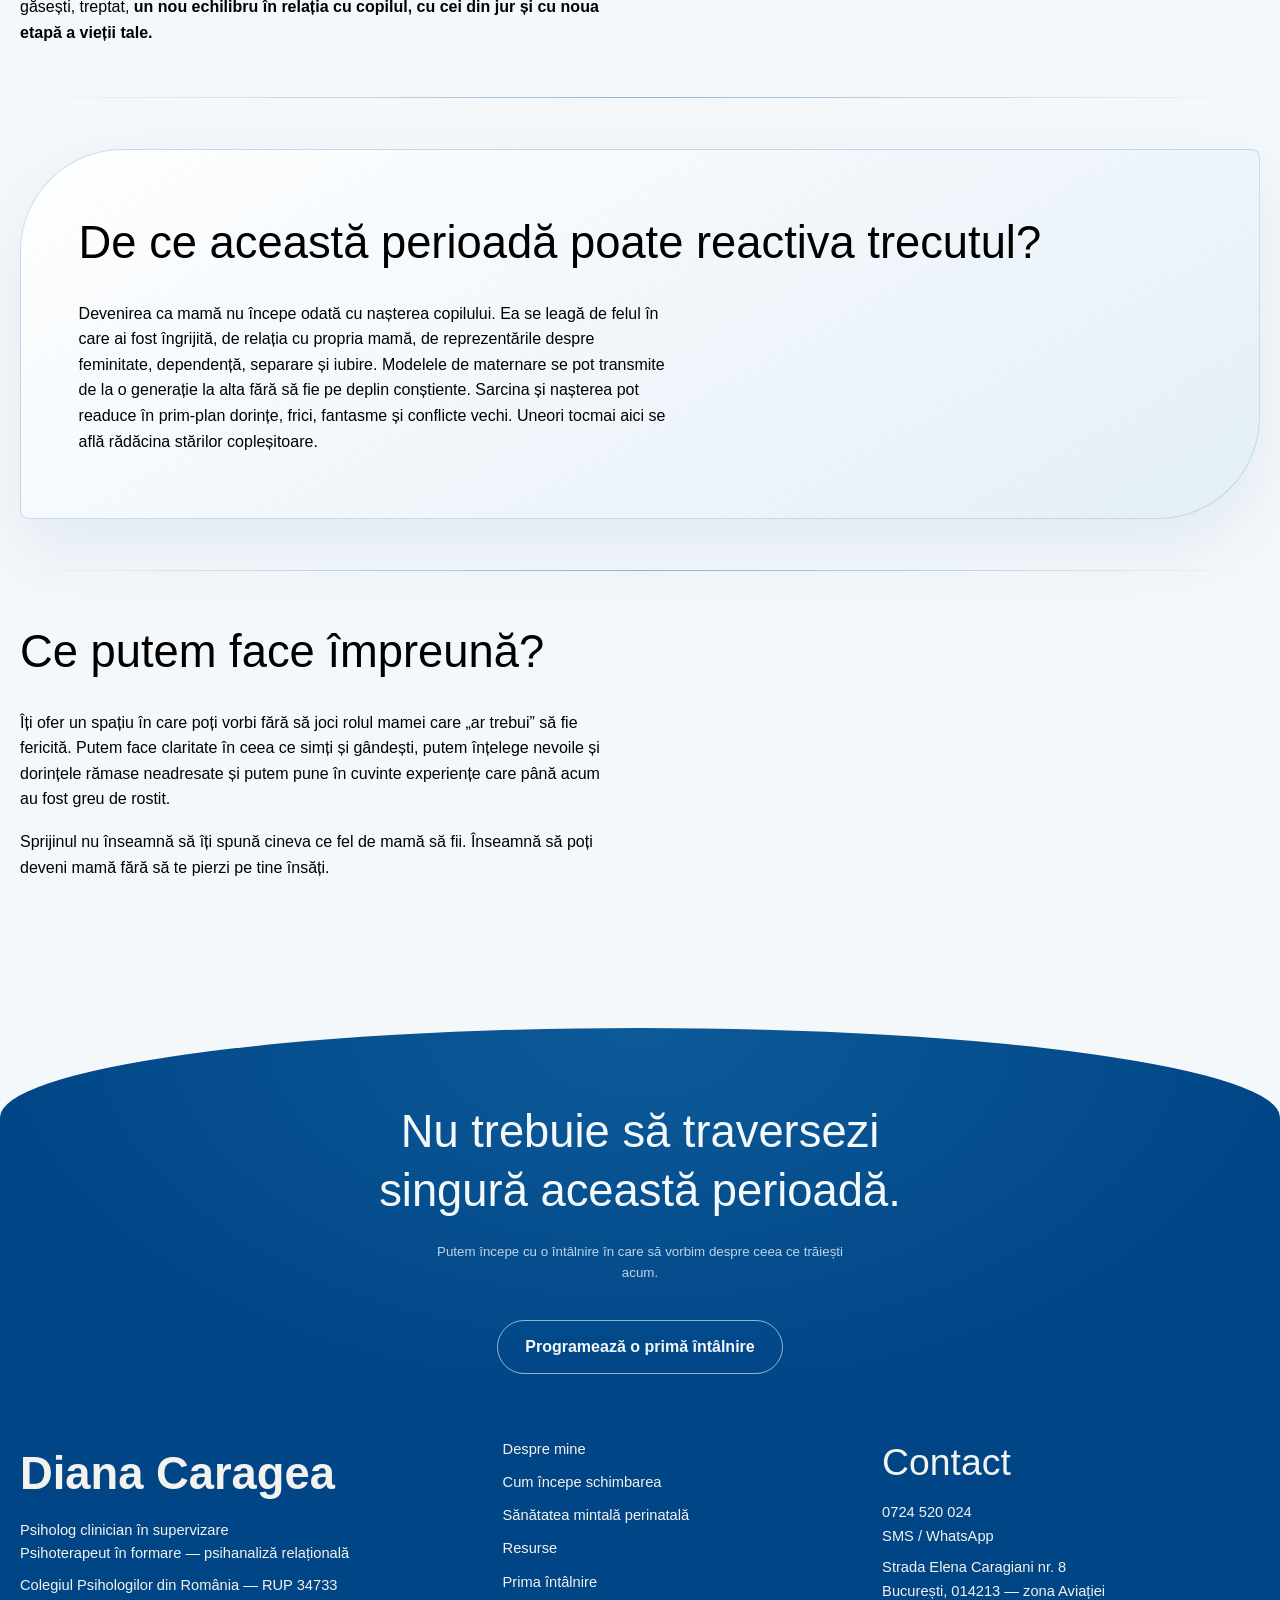
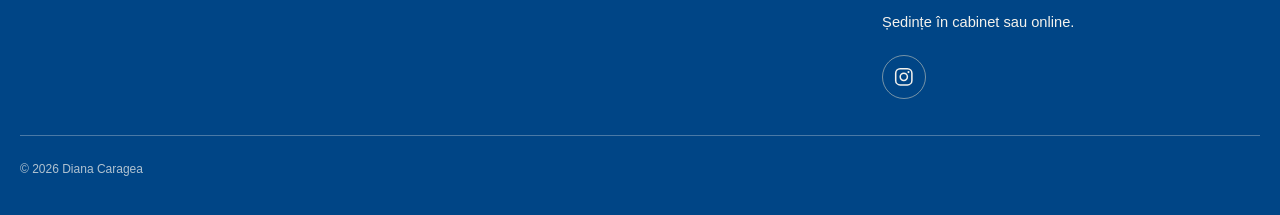
<file: sanatate-mintala-perinatala.html>
<!DOCTYPE html>
<html lang="ro">
<head>
  <meta charset="UTF-8" />
  <meta name="viewport" content="width=device-width, initial-scale=1.0" />
  <title>Sănătatea mintală perinatală — Psih. Diana Caragea</title>
  <meta name="description" content="Sarcina și perioada de după naștere: dificultăți emoționale, sănătate mintală perinatală și sprijin psihoterapeutic de orientare psihanalitică." />

  <link rel="icon" href="data:image/svg+xml,%3Csvg xmlns='http://www.w3.org/2000/svg' viewBox='0 0 32 32'%3E%3Crect width='32' height='32' rx='7' fill='%23004586'/%3E%3Ctext x='16' y='22' font-family='Helvetica,Arial,sans-serif' font-size='17' font-weight='700' fill='%23f4f2ed' text-anchor='middle'%3E%CE%A8%3C/text%3E%3C/svg%3E" />

  <meta property="og:type" content="website" />
  <meta property="og:site_name" content="Întâlnirea cu Sinele — Psih. Diana Caragea" />
  <meta property="og:title" content="Sănătatea mintală perinatală — Psih. Diana Caragea" />
  <meta property="og:description" content="Sarcina și perioada de după naștere: dificultăți emoționale, sănătate mintală perinatală și sprijin psihoterapeutic de orientare psihanalitică." />
  <meta property="og:url" content="https://dianacaragea.ro/sanatate-mintala-perinatala.html" />
  <meta property="og:locale" content="ro_RO" />
  <meta name="twitter:card" content="summary_large_image" />
  <!-- TODO: adaugă o imagine de partajare (1200x630) și decomentează:
       <meta property="og:image" content="https://dianacaragea.ro/images/share.jpg" /> -->

  <link rel="stylesheet" href="styles.css" />
</head>

<body>
  <a class="skip-link" href="#continut">Sari la conținut</a>

  <header class="site-header" id="siteHeader">
    <div class="wrap">
      <a class="brand" href="index.html">
        <span class="brand__name">Intalnirea cu sinele</span>
        <span class="brand__role">Psih. Diana Caragea</span>
      </a>

      <nav class="site-nav" aria-label="Navigare principală">
        <ul>
          <li><a href="despre-mine.html">Despre mine</a></li>
          <li><a href="cum-incepe-schimbarea.html">Cum începe schimbarea</a></li>
          <li><a href="sanatate-mintala-perinatala.html" aria-current="page">Sănătatea mintală perinatală</a></li>
          <li><a href="resurse.html">Resurse</a></li>
          <li><a class="nav-cta" href="prima-intalnire.html">Prima întâlnire</a></li>
        </ul>
      </nav>
    </div>
  </header>

  <main id="continut">
    <!-- ============ SĂNĂTATE MINTALĂ PERINATALĂ ============ -->
    <section class="section section--hero" aria-labelledby="page-title">
      <div class="hero-band">
        <div class="wrap">
          <p class="label rise" style="--d: 0.1s">Sarcină și după naștere</p>
          <h1 class="rise" id="page-title" style="--d: 0.25s">
            Maternitatea nu este întotdeauna doar despre bucurie.
          </h1>

          <div class="prose">
            <p class="reveal" style="--d: 0.45s">
              În jurul maternității există multe așteptări despre cum <strong>ar trebui</strong> să se simtă o
              femeie. Se vorbește despre una dintre cele mai frumoase perioade din viață, despre iubirea care
              apare firesc și despre instinctul matern care ar trebui să ghideze totul.
            </p>
            <p class="reveal" style="--d: 0.5s">
              Realitatea este adesea mai complexă. Bucuria poate exista alături de teamă, vinovăție, oboseală,
              confuzie, tristețe sau sentimentul că ceva s-a schimbat profund în interior. Atunci când aceste
              trăiri nu seamănă cu imaginea idealizată a maternității, multe femei ajung să creadă că este ceva
              în neregulă cu ele, când, de fapt, trec prin una dintre cele mai intense transformări psihice din
              viața lor.
            </p>
            <p class="reveal" style="--d: 0.55s">
              Deși aproximativ 1 din 10 femei dezvoltă o formă de depresie după naștere (Gavin et al., 2005),
              experiența psihică a maternității a rămas mult timp în umbră.
            </p>
            <p class="lead lead--sm reveal" style="--d: 0.6s">
              Aceasta este una dintre statisticile oficiale, însă cele mai multe dintre proaspetele mame care
              trec prin perioade de dezechilibru emoțional nu recunosc ceea ce li se întâmplă sau nu cer
              ajutor, tocmai pentru că se tem că vor fi judecate.
            </p>
            <p class="reveal" style="--d: 0.65s">
              S-a vorbit mai ales despre copil și despre adaptarea lui, în timp ce întrebările, conflictele și
              emoțiile mamei au rămas adesea fără un spațiu în care să poată fi înțelese. Atunci când aceste
              trăiri pot fi puse în cuvinte și înțelese într-un spațiu sigur și lipsit de judecată, ele încep să
              își piardă din caracterul copleșitor și capătă sens.
            </p>
          </div>
        </div>
      </div>
    </section>

    <hr class="rule" />

    <!-- ============ CE ÎNSEAMNĂ SĂNĂTATEA MINTALĂ PERINATALĂ ============ -->
    <section class="section" id="ce-inseamna" aria-labelledby="ce-inseamna-title">
      <div class="wrap">
        <div class="section__head">
          <h2 class="h2 reveal" id="ce-inseamna-title">Ce înseamnă sănătatea mintală perinatală?</h2>
        </div>

        <div class="prose">
          <p class="reveal" style="--d: 0.06s">
            Dificultățile emoționale din perioada perinatală nu arată la fel pentru toate femeile. Ele pot
            apărea în timpul sarcinii, în primele zile după naștere sau chiar în lunile care urmează și se pot
            manifesta prin tristețe persistentă, anxietate, atacuri de panică, iritabilitate, vinovăție,
            epuizare psihică, sentimentul că viața s-a schimbat într-un mod ireversibil sau dificultatea de a
            crea o legătură emoțională cu bebelușul.
          </p>
          <p class="reveal" style="--d: 0.12s">
            Uneori, ele iau forme mai subtile: sentimentul că nu te mai recunoști, că ai pierdut controlul
            asupra propriei vieți sau că nu te ridici la înălțimea imaginii despre cum „ar trebui” să fie o
            mamă. Aceste trăiri nu spun cine ești ca mamă. Ele spun că ai nevoie și <strong>tu la rândul tău de
            sprijin</strong> și de îngrijire într-o perioadă în care psihicul încearcă să găsească un nou
            echilibru.
          </p>
          <p class="reveal" style="--d: 0.18s">
            Sănătatea mintală perinatală nu înseamnă o maternitate lipsită de frici, îndoieli sau momente
            dificile. Înseamnă capacitatea de a le recunoaște, de a le înțelege sensul și de a le traversa
            <strong>fără ca ele să preia controlul asupra vieții tale.</strong> Înseamnă să poți cere sprijin
            atunci când ai nevoie, să rămâi conectată cu tine însăți și să găsești, treptat, <strong>un nou
            echilibru în relația cu copilul, cu cei din jur și cu noua etapă a vieții tale.</strong>
          </p>
        </div>
      </div>
    </section>

    <hr class="rule" />

    <!-- ============ DE CE REACTIVEAZĂ TRECUTUL ============ -->
    <section class="section" id="trecutul" aria-labelledby="trecutul-title">
      <div class="wrap">
        <div class="panel reveal">
          <div class="section__head">
            <h2 class="h2 reveal" id="trecutul-title" style="--d: 0.06s">
              De ce această perioadă poate reactiva trecutul?
            </h2>
          </div>

          <div class="prose">
            <p class="reveal" style="--d: 0.12s">
              Devenirea ca mamă nu începe odată cu nașterea copilului. Ea se leagă de felul în care ai fost
              îngrijită, de relația cu propria mamă, de reprezentările despre feminitate, dependență, separare
              și iubire. Modelele de maternare se pot transmite de la o generație la alta fără să fie pe deplin
              conștiente. Sarcina și nașterea pot readuce în prim-plan dorințe, frici, fantasme și conflicte
              vechi. Uneori tocmai aici se află rădăcina stărilor copleșitoare.
            </p>
          </div>
        </div>
      </div>
    </section>

    <hr class="rule" />

    <!-- ============ CE PUTEM FACE ÎMPREUNĂ ============ -->
    <section class="section" id="impreuna" aria-labelledby="impreuna-title">
      <div class="wrap">
        <div class="section__head">
          <h2 class="h2 reveal" id="impreuna-title">Ce putem face împreună?</h2>
        </div>

        <div class="prose">
          <p class="reveal" style="--d: 0.06s">
            Îți ofer un spațiu în care poți vorbi fără să joci rolul mamei care „ar trebui” să fie fericită.
            Putem face claritate în ceea ce simți și gândești, putem înțelege nevoile și dorințele rămase
            neadresate și putem pune în cuvinte experiențe care până acum au fost greu de rostit.
          </p>
          <p class="reveal" style="--d: 0.12s">
            Sprijinul nu înseamnă să îți spună cineva ce fel de mamă să fii. Înseamnă să poți deveni mamă fără
            să te pierzi pe tine însăți.
          </p>
        </div>
      </div>
    </section>

    <!-- ============ NU TREBUIE SĂ TRAVERSEZI SINGURĂ ============ -->
    <section class="closing" aria-labelledby="closing-title">
      <div class="wrap wrap--narrow">
        <h2 class="h2 reveal" id="closing-title">Nu trebuie să traversezi singură această perioadă.</h2>
        <p class="closing__note reveal" style="--d: 0.08s">
          Putem începe cu o întâlnire în care să vorbim despre ceea ce trăiești acum.
        </p>

        <div class="actions reveal" style="--d: 0.14s">
          <a class="btn" href="prima-intalnire.html">Programează o primă întâlnire</a>
        </div>
      </div>
    </section>
  </main>

  <footer class="site-footer">
    <div class="wrap">
      <div>
        <p class="brand__name">Diana Caragea</p>
        <p>Psiholog clinician în supervizare<br />Psihoterapeut în formare — psihanaliză relațională</p>
        <p>Colegiul Psihologilor din România — RUP&nbsp;34733</p>
      </div>

      <nav aria-label="Navigare secundară">
        <ul>
          <li><a href="despre-mine.html">Despre mine</a></li>
          <li><a href="cum-incepe-schimbarea.html">Cum începe schimbarea</a></li>
          <li><a href="sanatate-mintala-perinatala.html">Sănătatea mintală perinatală</a></li>
          <li><a href="resurse.html">Resurse</a></li>
          <li><a href="prima-intalnire.html">Prima întâlnire</a></li>
        </ul>
      </nav>

      <div class="site-footer__contact">
        <h2 class="h3">Contact</h2>
        <p>
          <a href="tel:+40724520024">0724 520 024</a><br />
          SMS / WhatsApp
        </p>
        <p>
          Strada Elena Caragiani nr. 8<br />
          București, 014213 — zona Aviației
        </p>
        <p>Ședințe în cabinet sau online.</p>

        <!-- TODO: înlocuiește cu adresa reală a contului de Instagram -->
        <a class="social" href="https://www.instagram.com/" target="_blank" rel="noopener noreferrer"
           aria-label="Instagram (profilul se deschide într-o filă nouă)">
          <svg viewBox="0 0 24 24" fill="none" stroke="currentColor" stroke-width="1.7"
               stroke-linecap="round" stroke-linejoin="round" aria-hidden="true" focusable="false">
            <rect x="3" y="3" width="18" height="18" rx="5" />
            <circle cx="12" cy="12" r="4" />
            <circle cx="17.2" cy="6.8" r="1.15" fill="currentColor" stroke="none" />
          </svg>
        </a>
      </div>

      <p class="site-footer__legal">© 2026 Diana Caragea</p>
    </div>
  </footer>

  <script src="site.js"></script>
</body>
</html>
</file>
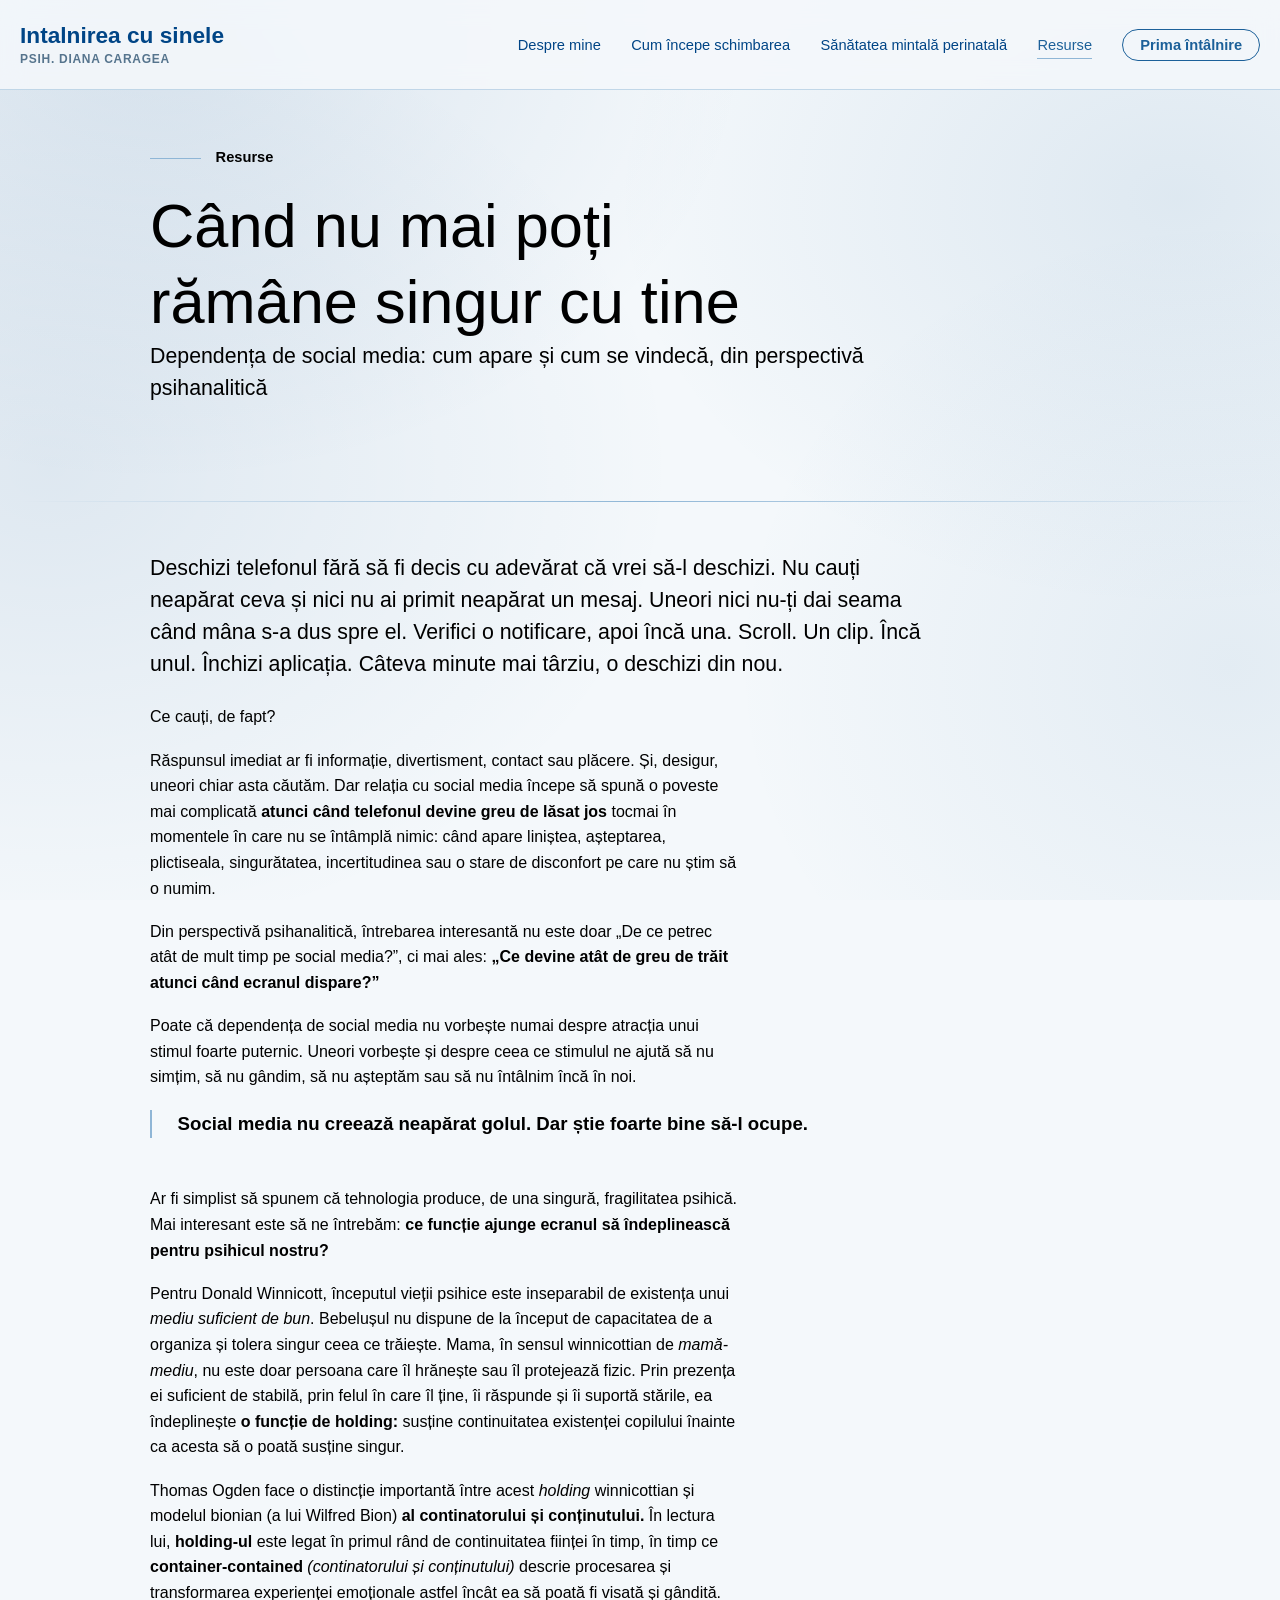
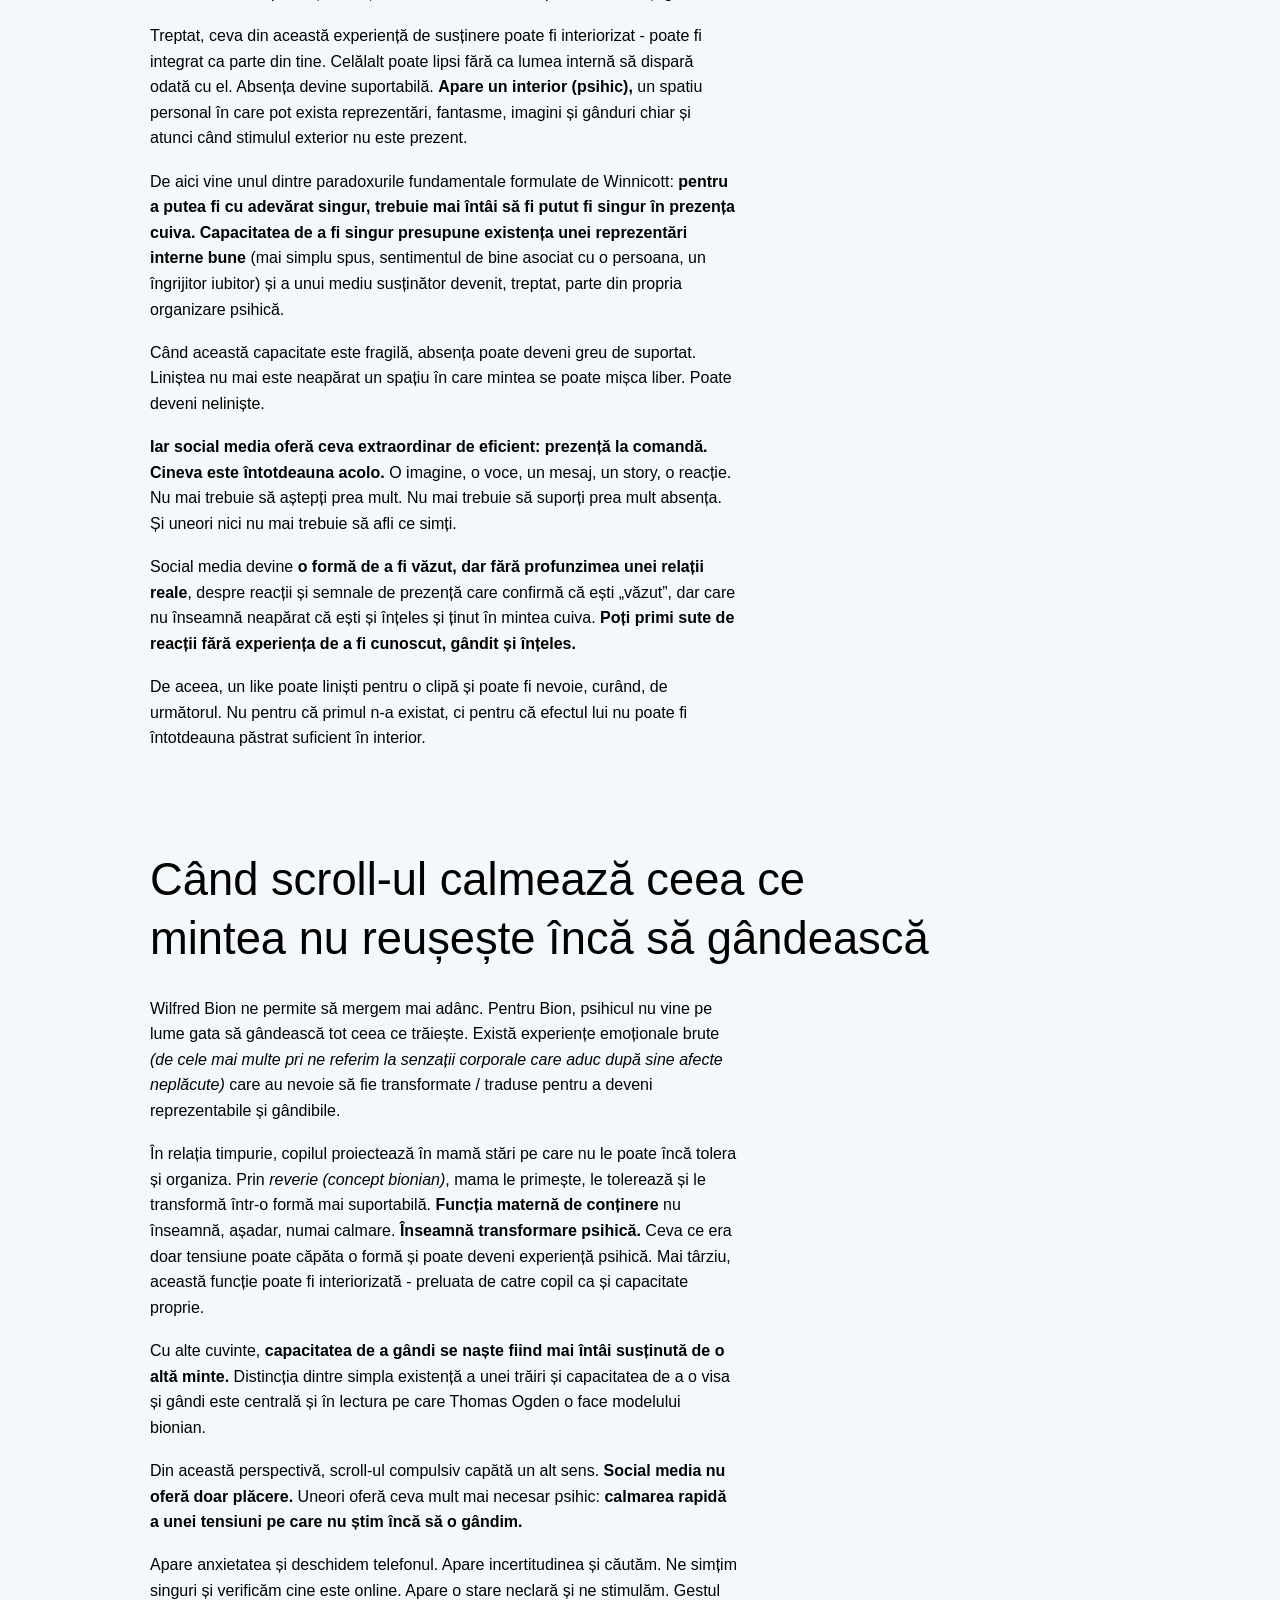
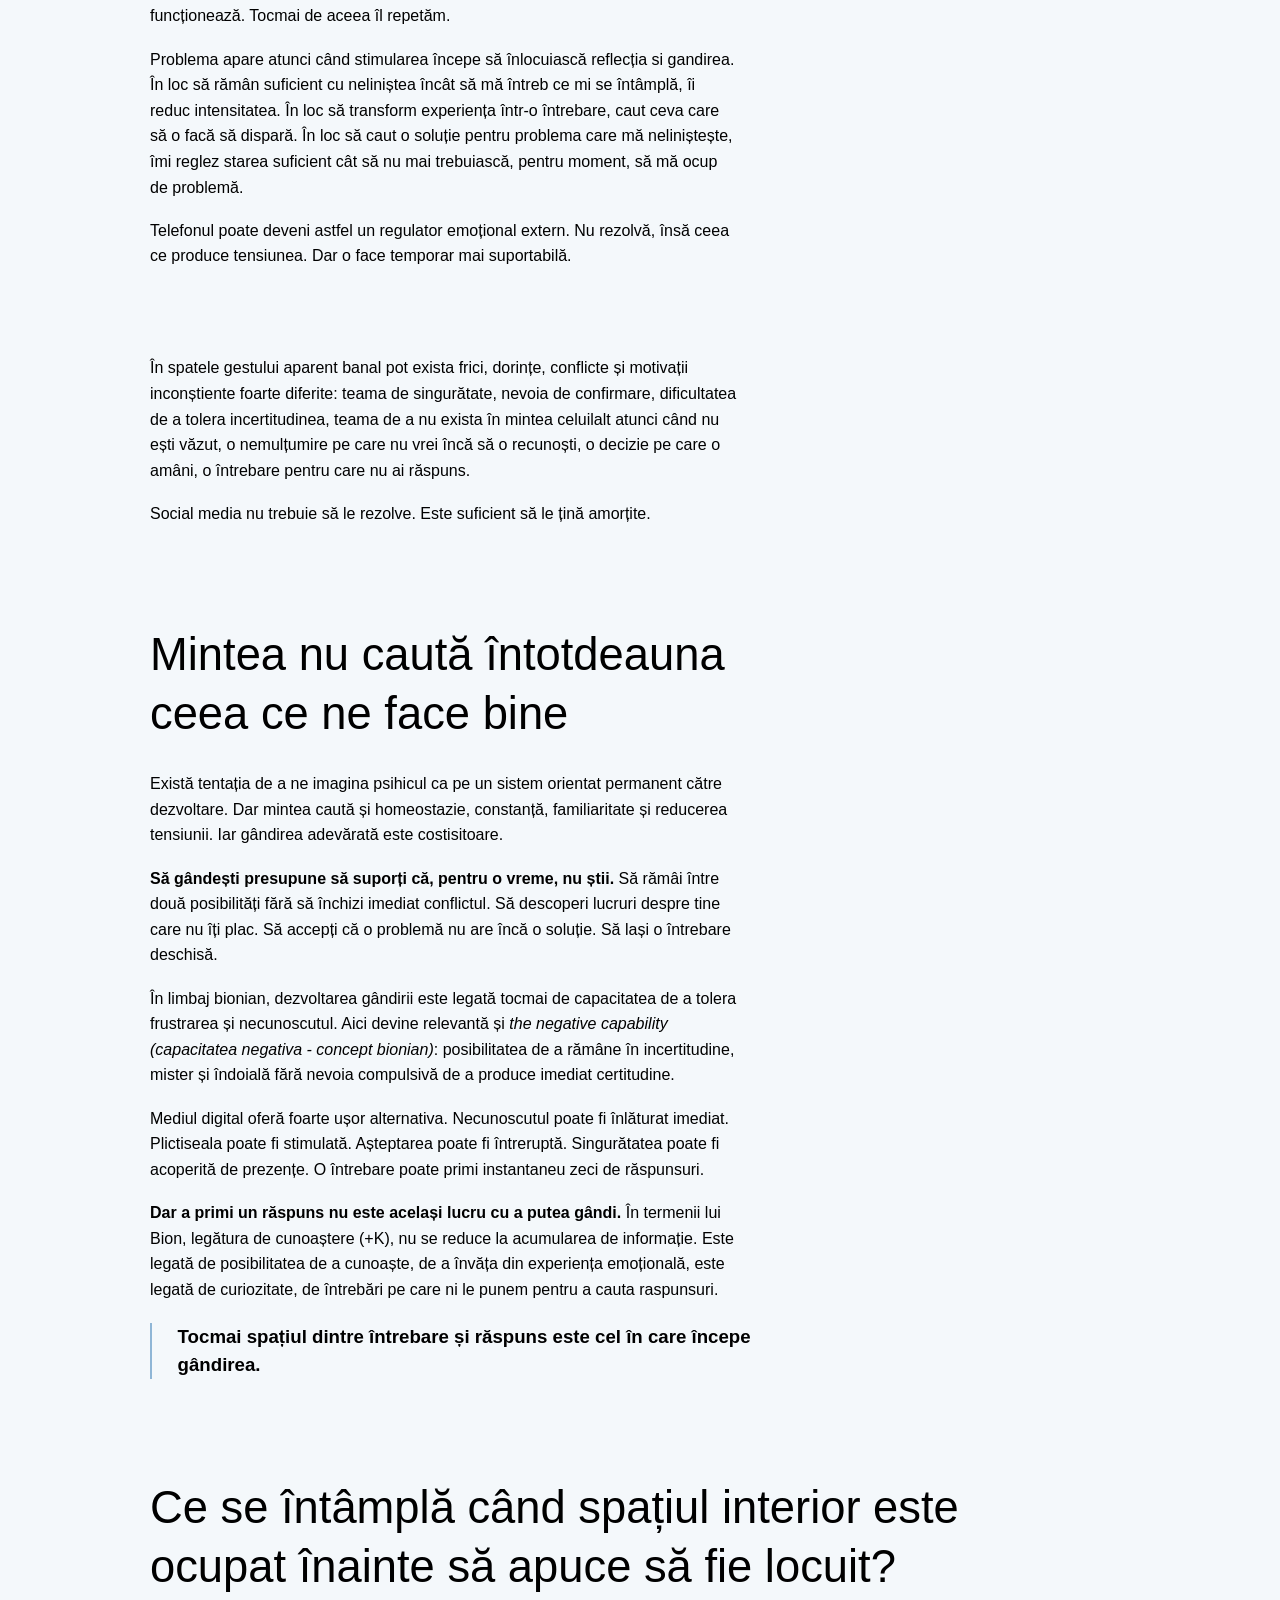
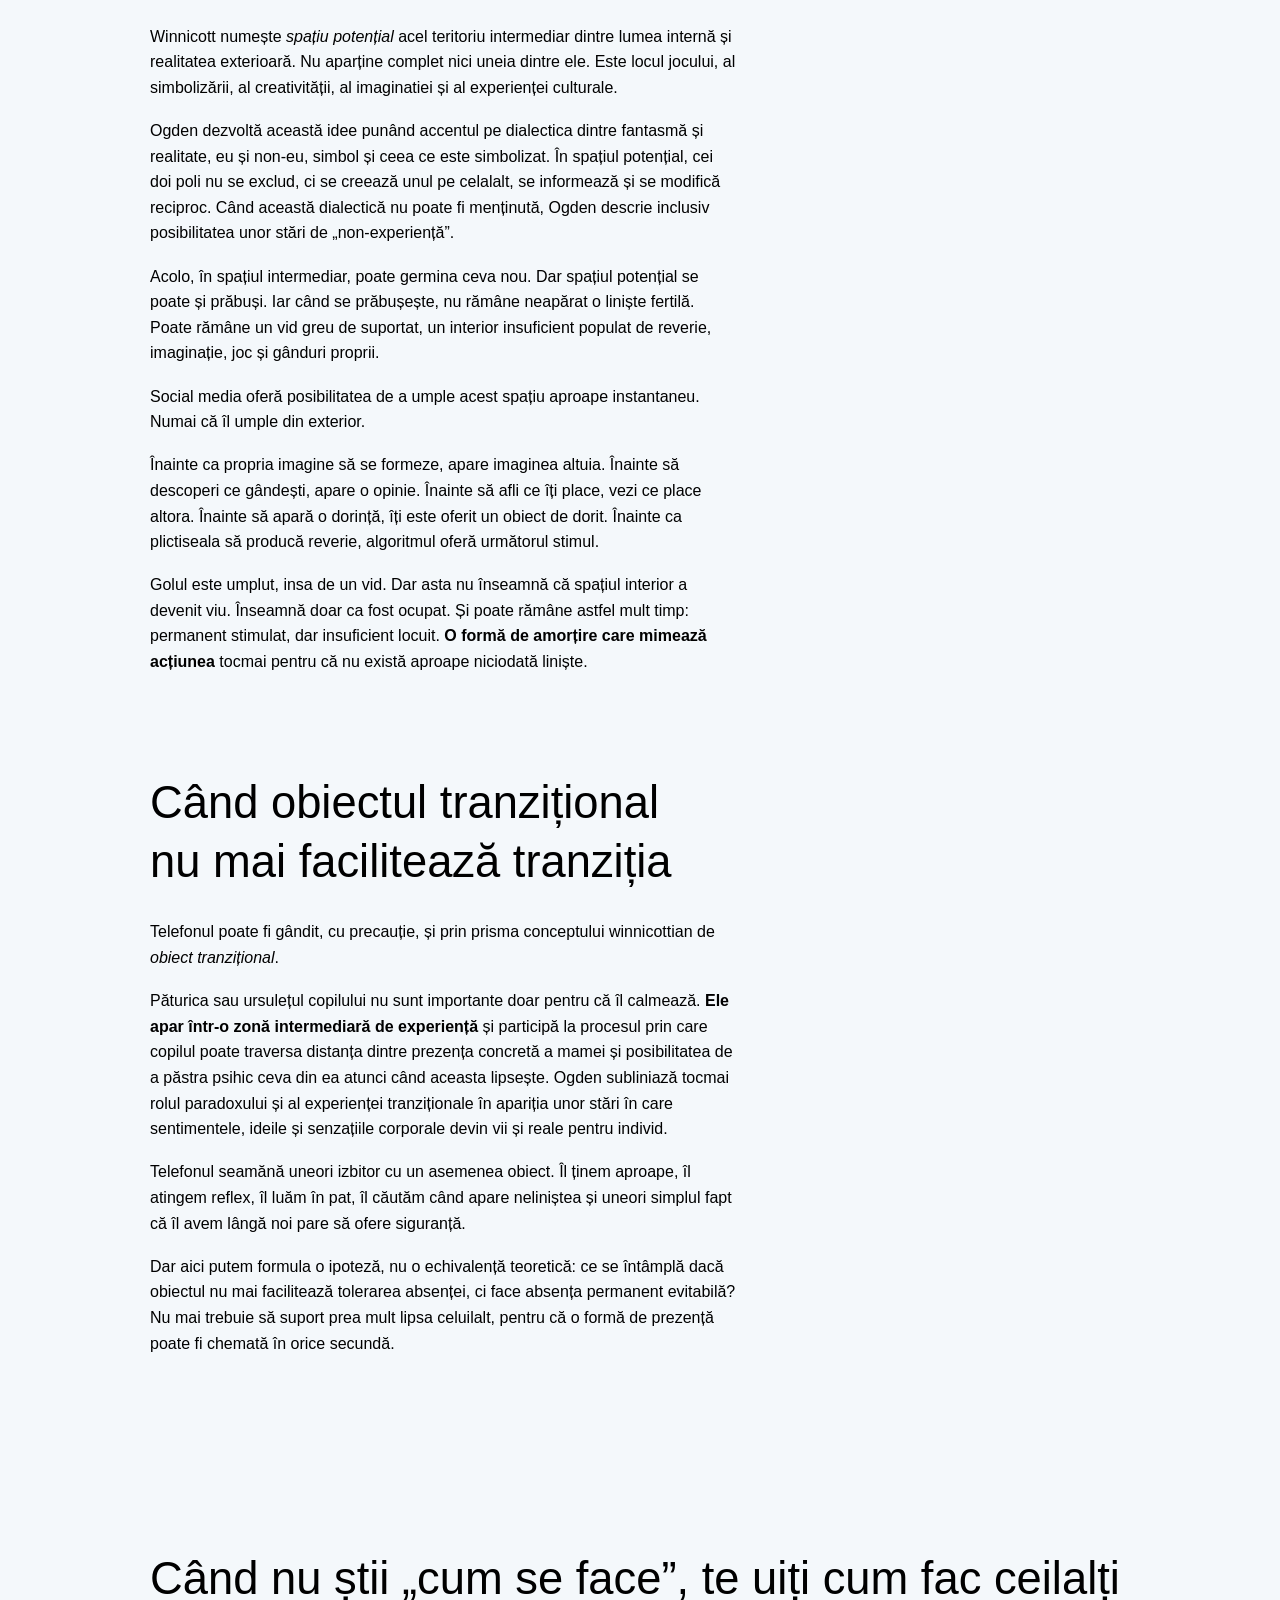
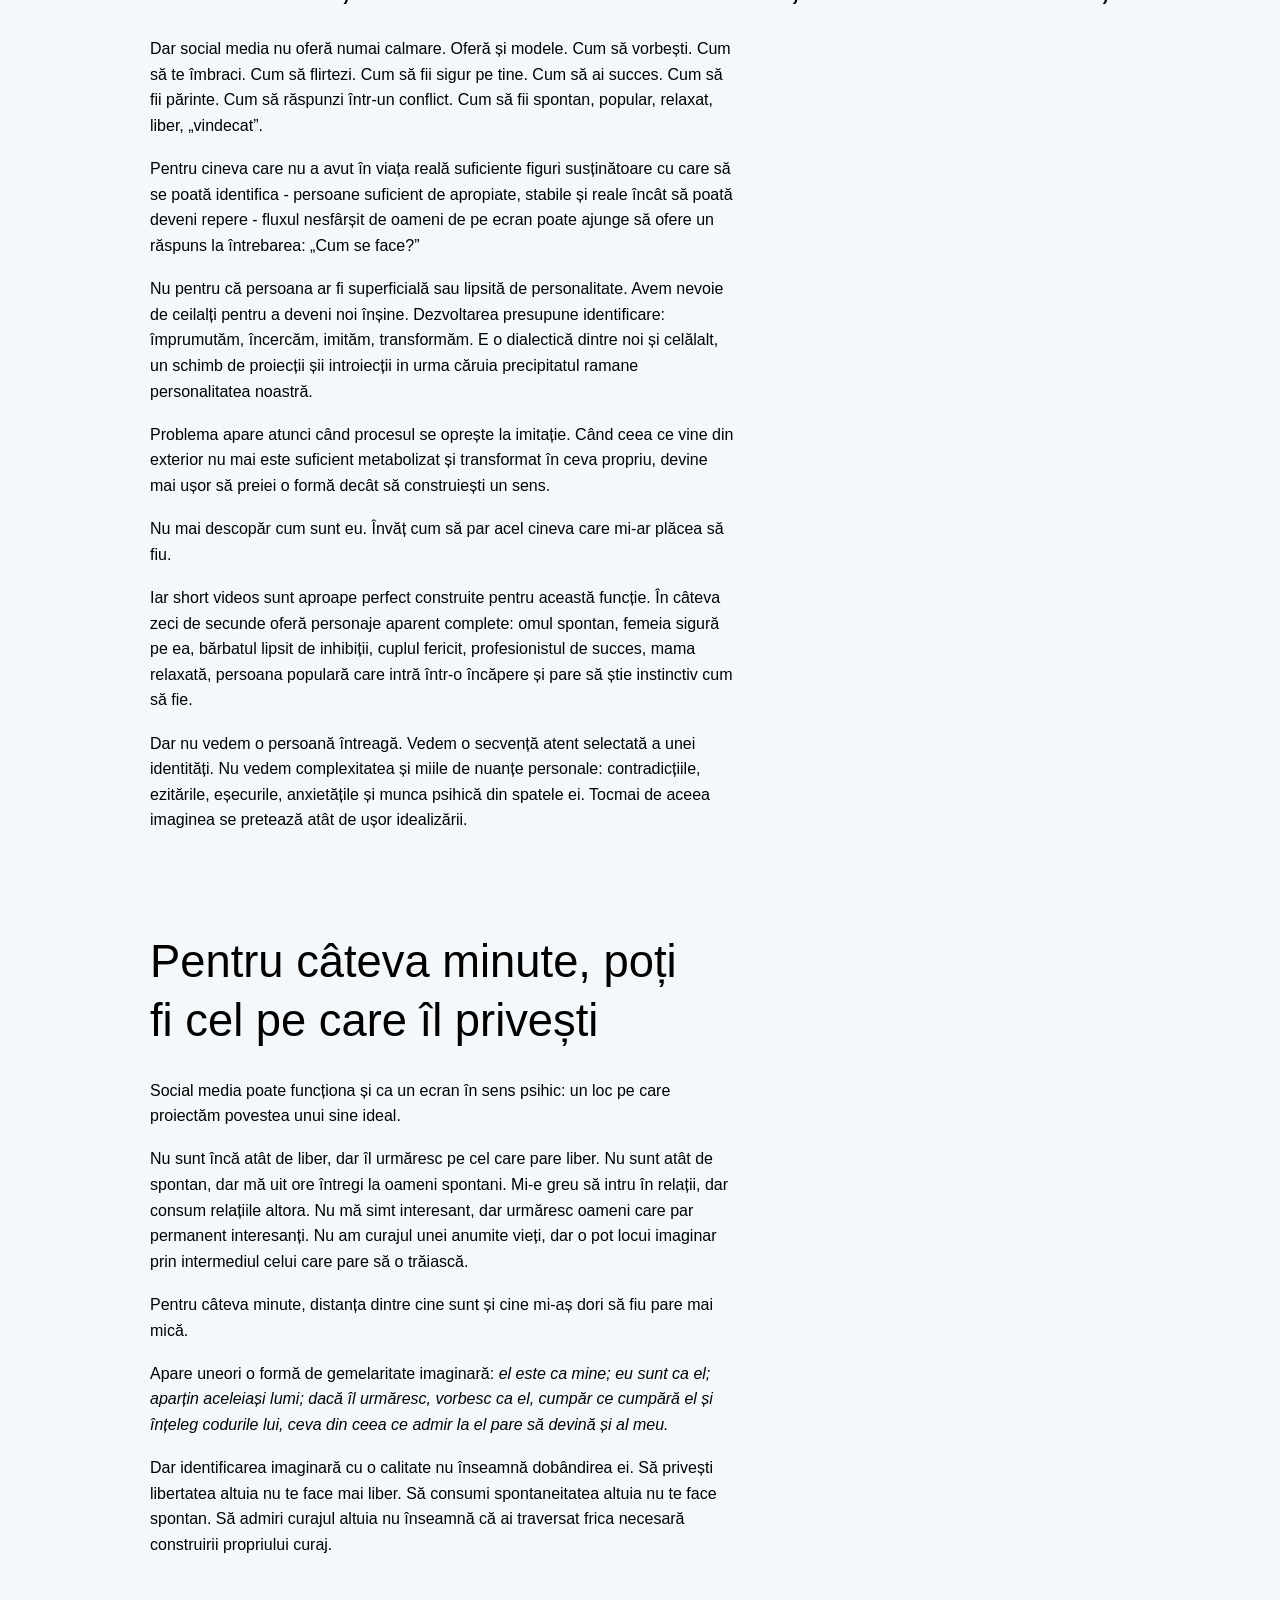
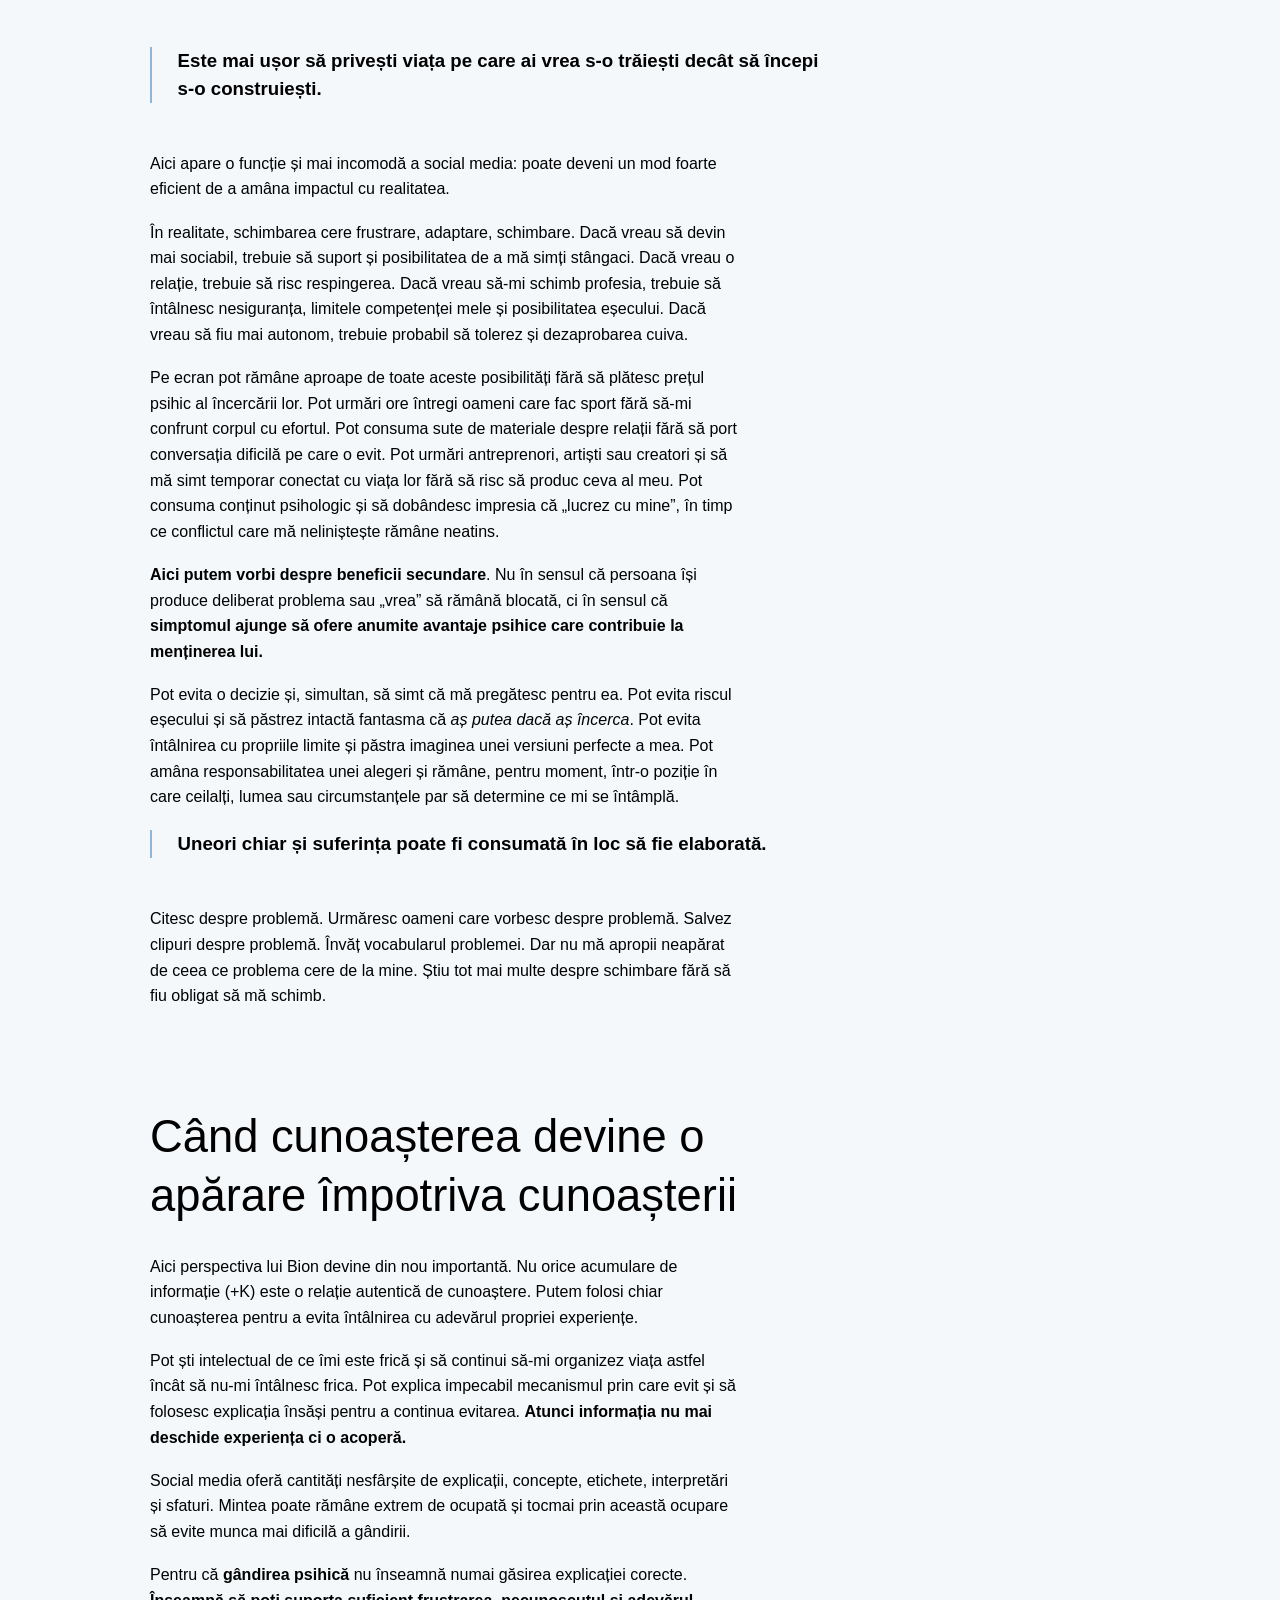
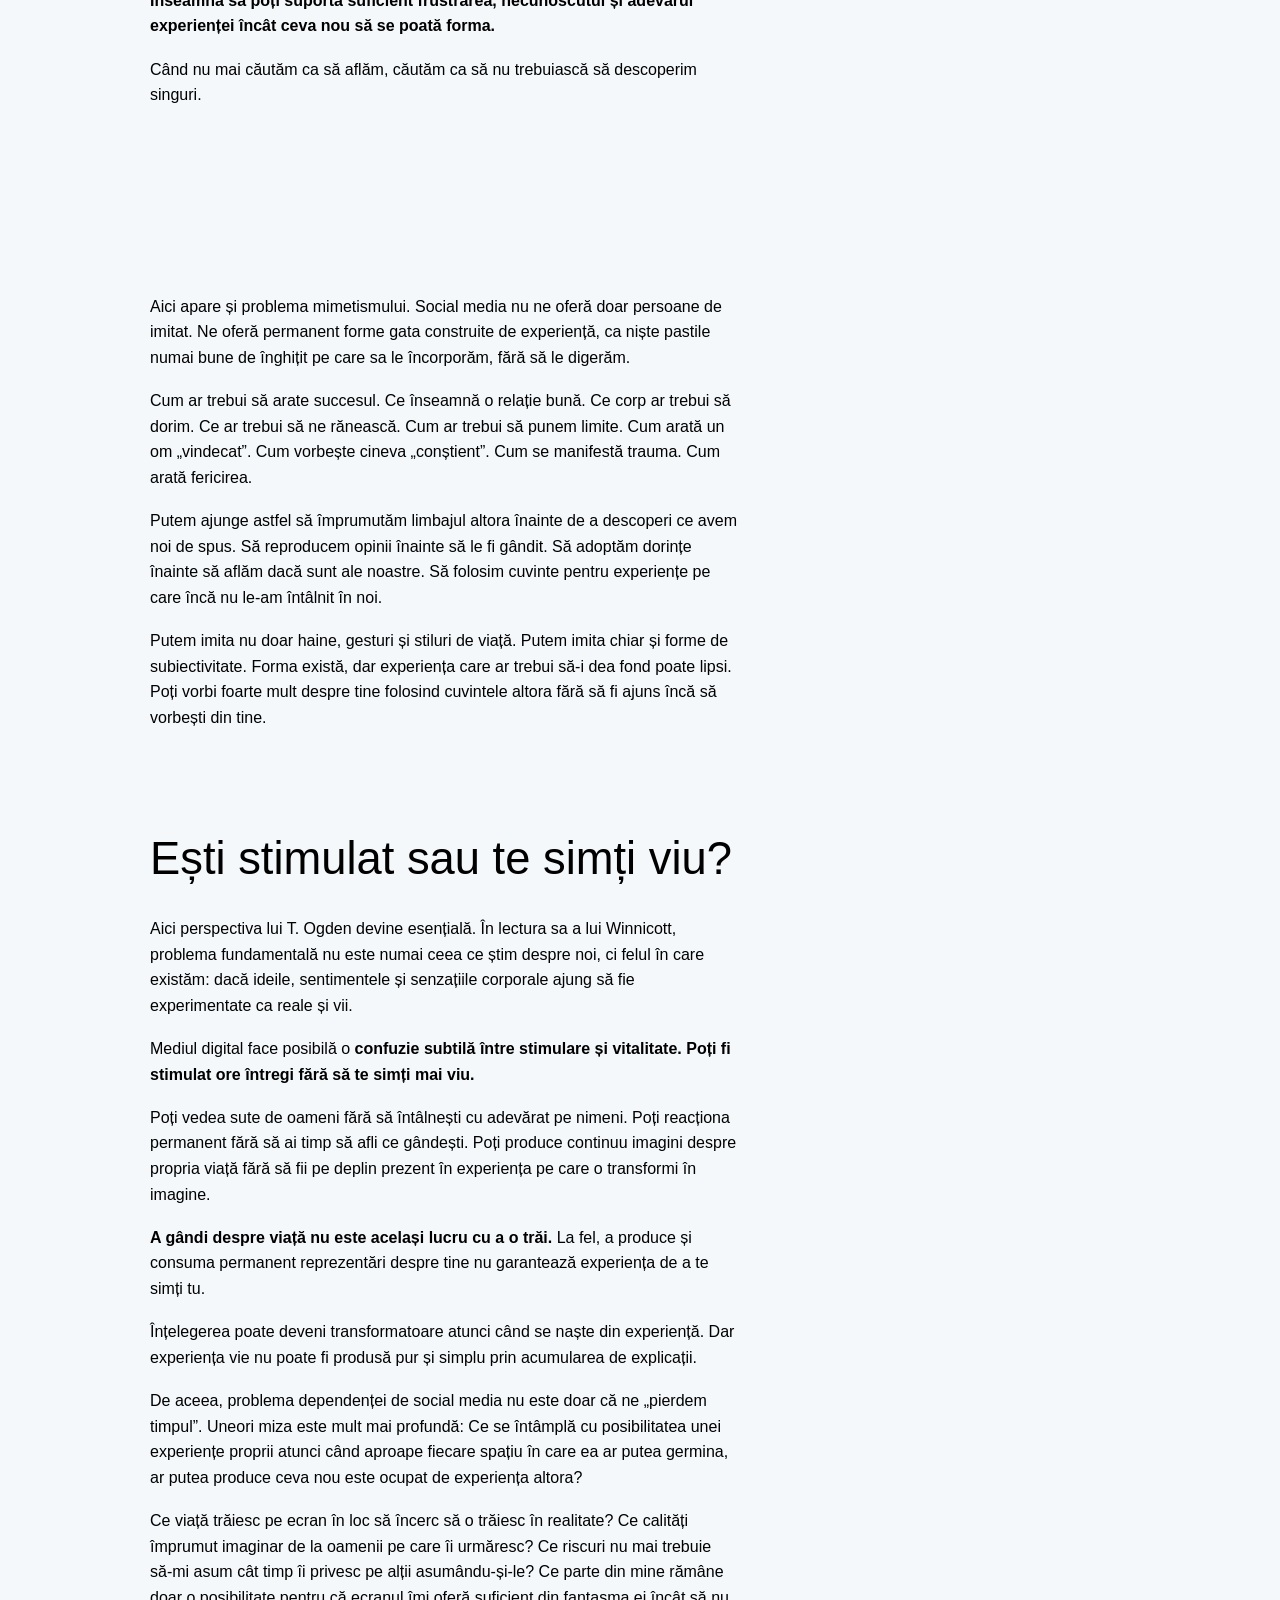
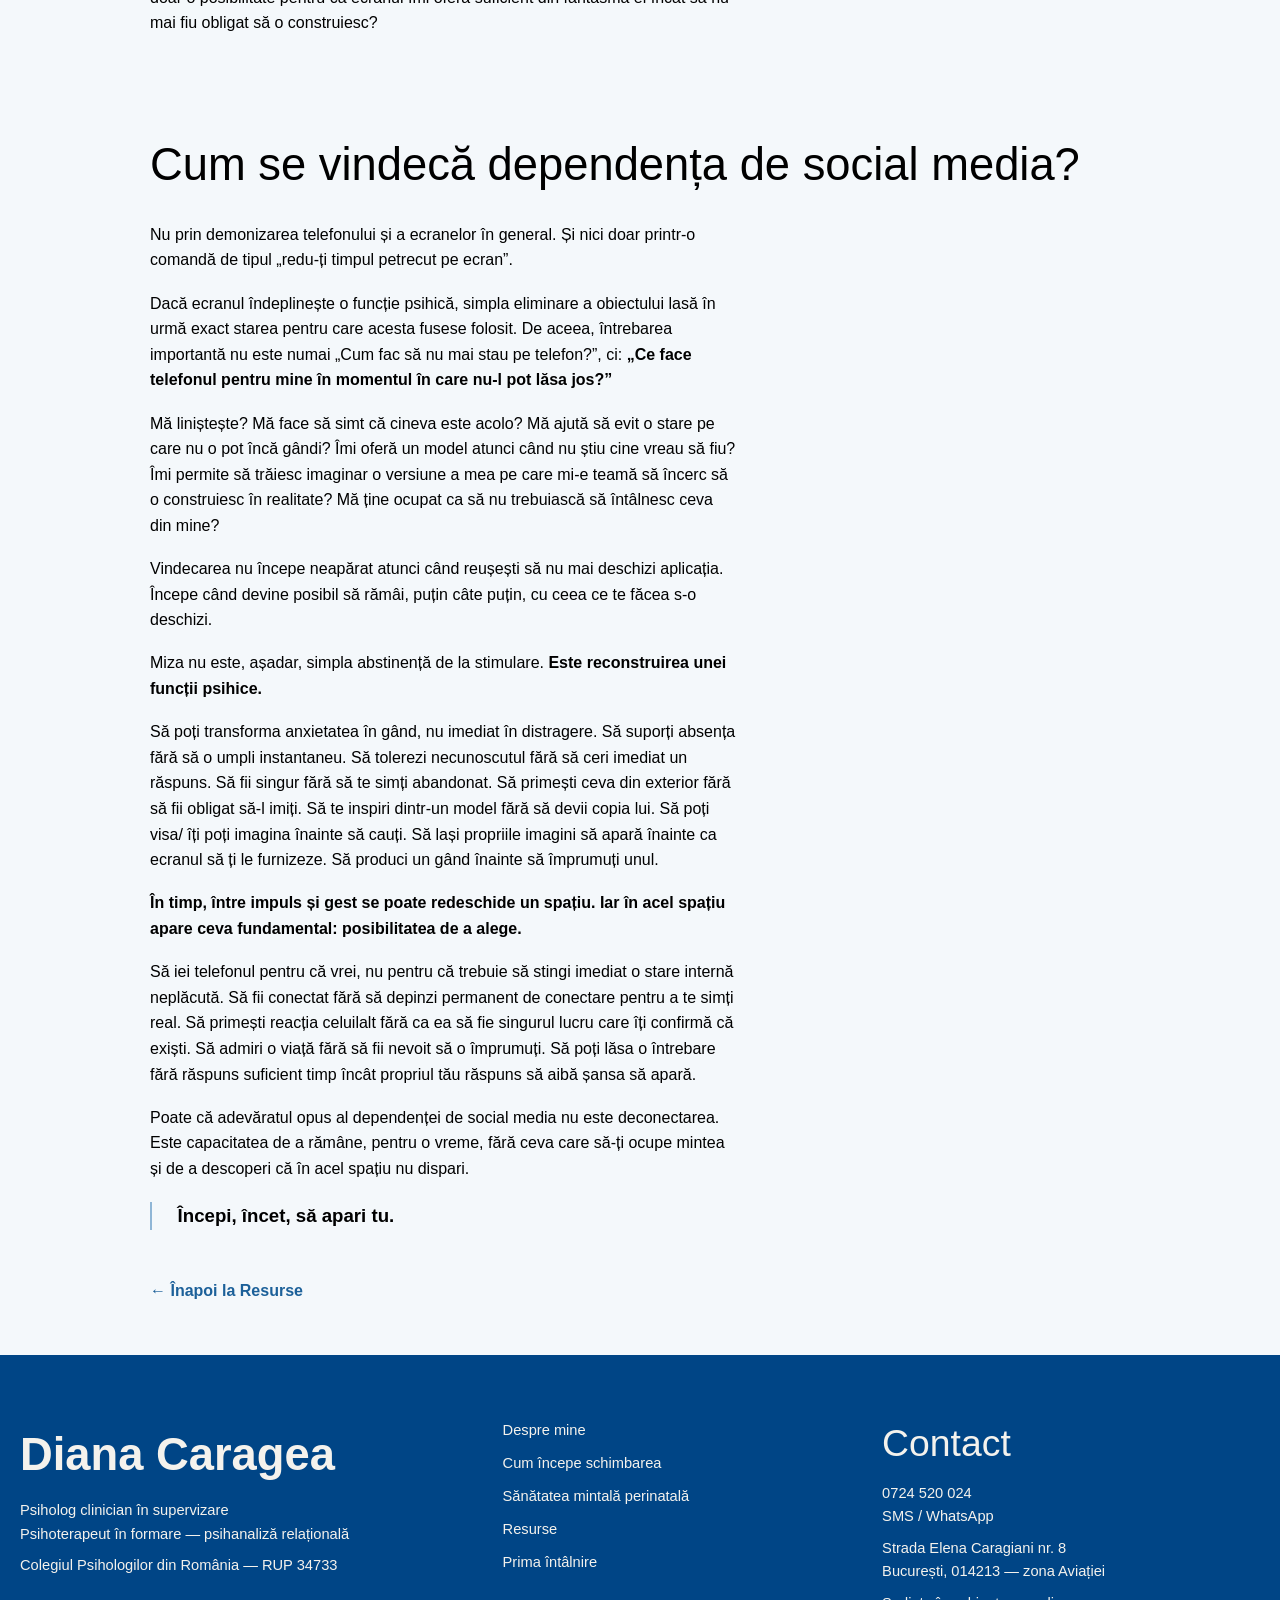
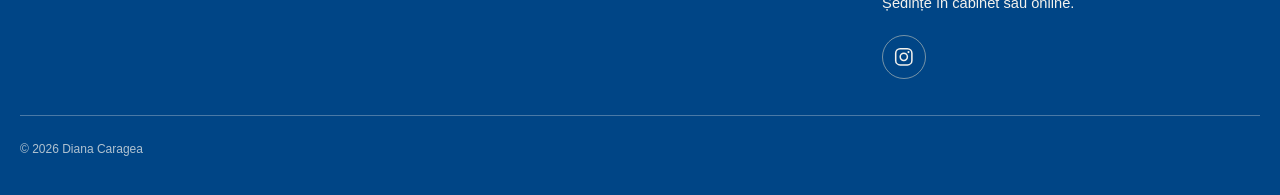
<file: resurse/cand-nu-mai-poti-ramane-singur-cu-tine.html>
<!DOCTYPE html>
<html lang="ro">
<head>
  <meta charset="UTF-8" />
  <meta name="viewport" content="width=device-width, initial-scale=1.0" />
  <title>Când nu mai poți rămâne singur cu tine — Psih. Diana Caragea</title>
  <meta name="description" content="Social media nu creează neapărat golul. Dar știe foarte bine să-l ocupe." />

  <link rel="icon" href="data:image/svg+xml,%3Csvg xmlns='http://www.w3.org/2000/svg' viewBox='0 0 32 32'%3E%3Crect width='32' height='32' rx='7' fill='%23004586'/%3E%3Ctext x='16' y='22' font-family='Helvetica,Arial,sans-serif' font-size='17' font-weight='700' fill='%23f4f2ed' text-anchor='middle'%3E%CE%A8%3C/text%3E%3C/svg%3E" />

  <meta property="og:type" content="article" />
  <meta property="og:site_name" content="Întâlnirea cu Sinele — Psih. Diana Caragea" />
  <meta property="og:title" content="Când nu mai poți rămâne singur cu tine — Psih. Diana Caragea" />
  <meta property="og:description" content="Social media nu creează neapărat golul. Dar știe foarte bine să-l ocupe." />
  <meta property="og:url" content="https://dianacaragea.ro/resurse/cand-nu-mai-poti-ramane-singur-cu-tine.html" />
  <meta property="og:locale" content="ro_RO" />
  <meta name="twitter:card" content="summary_large_image" />
  <!-- TODO: adaugă o imagine de partajare (1200x630) și decomentează:
       <meta property="og:image" content="https://dianacaragea.ro/images/share.jpg" /> -->

  <link rel="stylesheet" href="../styles.css" />
</head>

<body>
  <a class="skip-link" href="#continut">Sari la conținut</a>

  <header class="site-header" id="siteHeader">
    <div class="wrap">
      <a class="brand" href="../index.html">
        <span class="brand__name">Intalnirea cu sinele</span>
        <span class="brand__role">Psih. Diana Caragea</span>
      </a>

      <nav class="site-nav" aria-label="Navigare principală">
        <ul>
          <li><a href="../despre-mine.html">Despre mine</a></li>
          <li><a href="../cum-incepe-schimbarea.html">Cum începe schimbarea</a></li>
          <li><a href="../sanatate-mintala-perinatala.html">Sănătatea mintală perinatală</a></li>
          <li><a href="../resurse.html" aria-current="page">Resurse</a></li>
          <li><a class="nav-cta" href="../prima-intalnire.html">Prima întâlnire</a></li>
        </ul>
      </nav>
    </div>
  </header>

  <main id="continut">
    <article>
      <section class="section section--hero" aria-labelledby="page-title">
        <div class="hero-band">
          <div class="wrap wrap--narrow">
            <p class="label rise" style="--d: 0.1s">Resurse</p>
            <h1 class="rise" id="page-title" style="--d: 0.25s">Când nu mai poți rămâne singur cu tine</h1>
          <p class="lead rise" style="--d: 0.45s">Dependența de social media: cum apare și cum se vindecă, din perspectivă psihanalitică</p>
          </div>
        </div>
      </section>

      <hr class="rule" />

      <section class="section">
        <div class="wrap wrap--narrow">
          <div class="prose">
            <p class="lead reveal">Deschizi telefonul fără să fi decis cu adevărat că vrei să-l deschizi. Nu cauți neapărat ceva și nici nu ai primit neapărat un mesaj. Uneori nici nu-ți dai seama când mâna s-a dus spre el. Verifici o notificare, apoi încă una. Scroll. Un clip. Încă unul. Închizi aplicația. Câteva minute mai târziu, o deschizi din nou.</p>
            <p class="reveal" style="--d: 0.05s">Ce cauți, de fapt?</p>
            <p class="reveal" style="--d: 0.10s">Răspunsul imediat ar fi informație, divertisment, contact sau plăcere. Și, desigur, uneori chiar asta căutăm. Dar relația cu social media începe să spună o poveste mai complicată <strong>atunci când telefonul devine greu de lăsat jos</strong> tocmai în momentele în care nu se întâmplă nimic: când apare liniștea, așteptarea, plictiseala, singurătatea, incertitudinea sau o stare de disconfort pe care nu știm să o numim.</p>
            <p class="reveal" style="--d: 0.15s">Din perspectivă psihanalitică, întrebarea interesantă nu este doar „De ce petrec atât de mult timp pe social media?”, ci mai ales: <strong>„Ce devine atât de greu de trăit atunci când ecranul dispare?”</strong></p>
            <p class="reveal" style="--d: 0.20s">Poate că dependența de social media nu vorbește numai despre atracția unui stimul foarte puternic. Uneori vorbește și despre ceea ce stimulul ne ajută să nu simțim, să nu gândim, să nu așteptăm sau să nu întâlnim încă în noi.</p>
            <p class="statement reveal" style="--d: 0.25s">Social media nu creează neapărat golul. Dar știe foarte bine să-l ocupe.</p>
            <p class="reveal" style="--d: 0.30s">Ar fi simplist să spunem că tehnologia produce, de una singură, fragilitatea psihică. Mai interesant este să ne întrebăm: <strong>ce funcție ajunge ecranul să îndeplinească pentru psihicul nostru?</strong></p>
            <p class="reveal" style="--d: 0.30s">Pentru Donald Winnicott, începutul vieții psihice este inseparabil de existența unui <em>mediu suficient de bun</em>. Bebelușul nu dispune de la început de capacitatea de a organiza și tolera singur ceea ce trăiește. Mama, în sensul winnicottian de <em>mamă-mediu</em>, nu este doar persoana care îl hrănește sau îl protejează fizic. Prin prezența ei suficient de stabilă, prin felul în care îl ține, îi răspunde și îi suportă stările, ea îndeplinește <strong>o funcție de holding:</strong> susține continuitatea existenței copilului înainte ca acesta să o poată susține singur.</p>
            <p class="reveal" style="--d: 0.30s">Thomas Ogden face o distincție importantă între acest <em>holding</em> winnicottian și modelul bionian (a lui Wilfred Bion) <strong>al continatorului și conținutului.</strong> În lectura lui, <strong>holding-ul</strong> este legat în primul rând de continuitatea ființei în timp, în timp ce <strong>container-contained</strong> <em>(continatorului și conținutului)</em> descrie procesarea și transformarea experienței emoționale astfel încât ea să poată fi visată și gândită.</p>
            <p class="reveal" style="--d: 0.30s">Treptat, ceva din această experiență de susținere poate fi interiorizat - poate fi integrat ca parte din tine. Celălalt poate lipsi fără ca lumea internă să dispară odată cu el. Absența devine suportabilă. <strong>Apare un interior (psihic),</strong> un spatiu personal în care pot exista reprezentări, fantasme, imagini și gânduri chiar și atunci când stimulul exterior nu este prezent.</p>
            <p class="reveal" style="--d: 0.30s">De aici vine unul dintre paradoxurile fundamentale formulate de Winnicott: <strong>pentru a putea fi cu adevărat singur, trebuie mai întâi să fi putut fi singur în prezența cuiva.</strong> <strong>Capacitatea de a fi singur presupune existența unei reprezentări interne bune</strong> (mai simplu spus, sentimentul de bine asociat cu o persoana, un îngrijitor iubitor) și a unui mediu susținător devenit, treptat, parte din propria organizare psihică.</p>
            <p class="reveal" style="--d: 0.30s">Când această capacitate este fragilă, absența poate deveni greu de suportat. Liniștea nu mai este neapărat un spațiu în care mintea se poate mișca liber. Poate deveni neliniște.</p>
            <p class="reveal" style="--d: 0.30s"><strong>Iar social media oferă ceva extraordinar de eficient: prezență la comandă. Cineva este întotdeauna acolo.</strong> O imagine, o voce, un mesaj, un story, o reacție. Nu mai trebuie să aștepți prea mult. Nu mai trebuie să suporți prea mult absența. Și uneori nici nu mai trebuie să afli ce simți.</p>
            <p class="reveal" style="--d: 0.30s">Social media devine <strong>o formă de a fi văzut, dar fără profunzimea unei relații reale</strong>, despre reacții și semnale de prezență care confirmă că ești „văzut”, dar care nu înseamnă neapărat că ești și înțeles și ținut în mintea cuiva. <strong>Poți primi sute de reacții fără experiența de a fi cunoscut, gândit și înțeles.</strong></p>
            <p class="reveal" style="--d: 0.30s">De aceea, un like poate liniști pentru o clipă și poate fi nevoie, curând, de următorul. Nu pentru că primul n-a existat, ci pentru că efectul lui nu poate fi întotdeauna păstrat suficient în interior.</p>
            <h2 class="h2 reveal" style="--d: 0.30s">Când scroll-ul calmează ceea ce mintea nu reușește încă să gândească</h2>
            <p class="reveal" style="--d: 0.30s">Wilfred Bion ne permite să mergem mai adânc. Pentru Bion, psihicul nu vine pe lume gata să gândească tot ceea ce trăiește. Există experiențe emoționale brute <em>(de cele mai multe pri ne referim la senzații corporale care aduc după sine afecte neplăcute)</em> care au nevoie să fie transformate / traduse pentru a deveni reprezentabile și gândibile.</p>
            <p class="reveal" style="--d: 0.30s">În relația timpurie, copilul proiectează în mamă stări pe care nu le poate încă tolera și organiza. Prin <em>reverie (concept bionian)</em>, mama le primește, le tolerează și le transformă într-o formă mai suportabilă. <strong>Funcția maternă de conținere</strong> nu înseamnă, așadar, numai calmare. <strong>Înseamnă transformare psihică.</strong> Ceva ce era doar tensiune poate căpăta o formă și poate deveni experiență psihică. Mai târziu, această funcție poate fi interiorizată - preluata de catre copil ca și capacitate proprie.</p>
            <p class="reveal" style="--d: 0.30s">Cu alte cuvinte, <strong>capacitatea de a gândi se naște fiind mai întâi susținută de o altă minte.</strong> Distincția dintre simpla existență a unei trăiri și capacitatea de a o visa și gândi este centrală și în lectura pe care Thomas Ogden o face modelului bionian.</p>
            <p class="reveal" style="--d: 0.30s">Din această perspectivă, scroll-ul compulsiv capătă un alt sens. <strong>Social media nu oferă doar plăcere.</strong> Uneori oferă ceva mult mai necesar psihic: <strong>calmarea rapidă a unei tensiuni pe care nu știm încă să o gândim.</strong></p>
            <p class="reveal" style="--d: 0.30s">Apare anxietatea și deschidem telefonul. Apare incertitudinea și căutăm. Ne simțim singuri și verificăm cine este online. Apare o stare neclară și ne stimulăm. Gestul funcționează. Tocmai de aceea îl repetăm.</p>
            <p class="reveal" style="--d: 0.30s">Problema apare atunci când stimularea începe să înlocuiască reflecția si gandirea. În loc să rămân suficient cu neliniștea încât să mă întreb ce mi se întâmplă, îi reduc intensitatea. În loc să transform experiența într-o întrebare, caut ceva care să o facă să dispară. În loc să caut o soluție pentru problema care mă neliniștește, îmi reglez starea suficient cât să nu mai trebuiască, pentru moment, să mă ocup de problemă.</p>
            <p class="reveal" style="--d: 0.30s">Telefonul poate deveni astfel un regulator emoțional extern. Nu rezolvă, însă ceea ce produce tensiunea. Dar o face temporar mai suportabilă.</p>
            <p class="reveal" style="--d: 0.30s">Iar aici apare o întrebare incomodă: <strong>Când iei telefonul în mână, cauți ceva sau încerci să nu te confrunti cu ceva?</strong></p>
            <p class="reveal" style="--d: 0.30s">În spatele gestului aparent banal pot exista frici, dorințe, conflicte și motivații inconștiente foarte diferite: teama de singurătate, nevoia de confirmare, dificultatea de a tolera incertitudinea, teama de a nu exista în mintea celuilalt atunci când nu ești văzut, o nemulțumire pe care nu vrei încă să o recunoști, o decizie pe care o amâni, o întrebare pentru care nu ai răspuns.</p>
            <p class="reveal" style="--d: 0.30s">Social media nu trebuie să le rezolve. Este suficient să le țină amorțite.</p>
            <h2 class="h2 reveal" style="--d: 0.30s">Mintea nu caută întotdeauna ceea ce ne face bine</h2>
            <p class="reveal" style="--d: 0.30s">Există tentația de a ne imagina psihicul ca pe un sistem orientat permanent către dezvoltare. Dar mintea caută și homeostazie, constanță, familiaritate și reducerea tensiunii. Iar gândirea adevărată este costisitoare.</p>
            <p class="reveal" style="--d: 0.30s"><strong>Să gândești presupune să suporți că, pentru o vreme, nu știi.</strong> Să rămâi între două posibilități fără să închizi imediat conflictul. Să descoperi lucruri despre tine care nu îți plac. Să accepți că o problemă nu are încă o soluție. Să lași o întrebare deschisă.</p>
            <p class="reveal" style="--d: 0.30s">În limbaj bionian, dezvoltarea gândirii este legată tocmai de capacitatea de a tolera frustrarea și necunoscutul. Aici devine relevantă și <em>the negative capability (capacitatea negativa - concept bionian)</em>: posibilitatea de a rămâne în incertitudine, mister și îndoială fără nevoia compulsivă de a produce imediat certitudine.</p>
            <p class="reveal" style="--d: 0.30s">Mediul digital oferă foarte ușor alternativa. Necunoscutul poate fi înlăturat imediat. Plictiseala poate fi stimulată. Așteptarea poate fi întreruptă. Singurătatea poate fi acoperită de prezențe. O întrebare poate primi instantaneu zeci de răspunsuri.</p>
            <p class="reveal" style="--d: 0.30s"><strong>Dar a primi un răspuns nu este același lucru cu a putea gândi.</strong> În termenii lui Bion, legătura de cunoaștere (+K), nu se reduce la acumularea de informație. Este legată de posibilitatea de a cunoaște, de a învăța din experiența emoțională, este legată de curiozitate, de întrebări pe care ni le punem pentru a cauta raspunsuri.</p>
            <p class="statement reveal" style="--d: 0.30s">Tocmai spațiul dintre întrebare și răspuns este cel în care începe gândirea.</p>
            <h2 class="h2 reveal" style="--d: 0.30s">Ce se întâmplă când spațiul interior este ocupat înainte să apuce să fie locuit?</h2>
            <p class="reveal" style="--d: 0.30s">Winnicott numește <em>spațiu potențial</em> acel teritoriu intermediar dintre lumea internă și realitatea exterioară. Nu aparține complet nici uneia dintre ele. Este locul jocului, al simbolizării, al creativității, al imaginatiei și al experienței culturale.</p>
            <p class="reveal" style="--d: 0.30s">Ogden dezvoltă această idee punând accentul pe dialectica dintre fantasmă și realitate, eu și non-eu, simbol și ceea ce este simbolizat. În spațiul potențial, cei doi poli nu se exclud, ci se creează unul pe celalalt, se informează și se modifică reciproc. Când această dialectică nu poate fi menținută, Ogden descrie inclusiv posibilitatea unor stări de „non-experiență”.</p>
            <p class="reveal" style="--d: 0.30s">Acolo, în spațiul intermediar, poate germina ceva nou. Dar spațiul potențial se poate și prăbuși. Iar când se prăbușește, nu rămâne neapărat o liniște fertilă. Poate rămâne un vid greu de suportat, un interior insuficient populat de reverie, imaginație, joc și gânduri proprii.</p>
            <p class="reveal" style="--d: 0.30s">Social media oferă posibilitatea de a umple acest spațiu aproape instantaneu. Numai că îl umple din exterior.</p>
            <p class="reveal" style="--d: 0.30s">Înainte ca propria imagine să se formeze, apare imaginea altuia. Înainte să descoperi ce gândești, apare o opinie. Înainte să afli ce îți place, vezi ce place altora. Înainte să apară o dorință, îți este oferit un obiect de dorit. Înainte ca plictiseala să producă reverie, algoritmul oferă următorul stimul.</p>
            <p class="reveal" style="--d: 0.30s">Golul este umplut, insa de un vid. Dar asta nu înseamnă că spațiul interior a devenit viu. Înseamnă doar ca fost ocupat. Și poate rămâne astfel mult timp: permanent stimulat, dar insuficient locuit. <strong>O formă de amorțire care mimează acțiunea</strong> tocmai pentru că nu există aproape niciodată liniște.</p>
            <h2 class="h2 reveal" style="--d: 0.30s">Când obiectul tranzițional nu mai facilitează tranziția</h2>
            <p class="reveal" style="--d: 0.30s">Telefonul poate fi gândit, cu precauție, și prin prisma conceptului winnicottian de <em>obiect tranzițional</em>.</p>
            <p class="reveal" style="--d: 0.30s">Păturica sau ursulețul copilului nu sunt importante doar pentru că îl calmează. <strong>Ele apar într-o zonă intermediară de experiență</strong> și participă la procesul prin care copilul poate traversa distanța dintre prezența concretă a mamei și posibilitatea de a păstra psihic ceva din ea atunci când aceasta lipsește. Ogden subliniază tocmai rolul paradoxului și al experienței tranziționale în apariția unor stări în care sentimentele, ideile și senzațiile corporale devin vii și reale pentru individ.</p>
            <p class="reveal" style="--d: 0.30s">Telefonul seamănă uneori izbitor cu un asemenea obiect. Îl ținem aproape, îl atingem reflex, îl luăm în pat, îl căutăm când apare neliniștea și uneori simplul fapt că îl avem lângă noi pare să ofere siguranță.</p>
            <p class="reveal" style="--d: 0.30s">Dar aici putem formula o ipoteză, nu o echivalență teoretică: ce se întâmplă dacă obiectul nu mai facilitează tolerarea absenței, ci face absența permanent evitabilă? Nu mai trebuie să suport prea mult lipsa celuilalt, pentru că o formă de prezență poate fi chemată în orice secundă.</p>
            <p class="reveal" style="--d: 0.30s"><strong>În loc să susțină trecerea de la dependență către o mai mare autonomie psihică, obiectul riscă atunci să întrețină nevoia unei prezențe externe continue.</strong></p>
            <h2 class="h2 reveal" style="--d: 0.30s">Când nu știi „cum se face”, te uiți cum fac ceilalți</h2>
            <p class="reveal" style="--d: 0.30s">Dar social media nu oferă numai calmare. Oferă și modele. Cum să vorbești. Cum să te îmbraci. Cum să flirtezi. Cum să fii sigur pe tine. Cum să ai succes. Cum să fii părinte. Cum să răspunzi într-un conflict. Cum să fii spontan, popular, relaxat, liber, „vindecat”.</p>
            <p class="reveal" style="--d: 0.30s">Pentru cineva care nu a avut în viața reală suficiente figuri susținătoare cu care să se poată identifica - persoane suficient de apropiate, stabile și reale încât să poată deveni repere - fluxul nesfârșit de oameni de pe ecran poate ajunge să ofere un răspuns la întrebarea: „Cum se face?”</p>
            <p class="reveal" style="--d: 0.30s">Nu pentru că persoana ar fi superficială sau lipsită de personalitate. Avem nevoie de ceilalți pentru a deveni noi înșine. Dezvoltarea presupune identificare: împrumutăm, încercăm, imităm, transformăm. E o dialectică dintre noi și celălalt, un schimb de proiecții șii introiecții in urma căruia precipitatul ramane personalitatea noastră.</p>
            <p class="reveal" style="--d: 0.30s">Problema apare atunci când procesul se oprește la imitație. Când ceea ce vine din exterior nu mai este suficient metabolizat și transformat în ceva propriu, devine mai ușor să preiei o formă decât să construiești un sens.</p>
            <p class="reveal" style="--d: 0.30s">Nu mai descopăr cum sunt eu. Învăț cum să par acel cineva care mi-ar plăcea să fiu.</p>
            <p class="reveal" style="--d: 0.30s">Iar short videos sunt aproape perfect construite pentru această funcție. În câteva zeci de secunde oferă personaje aparent complete: omul spontan, femeia sigură pe ea, bărbatul lipsit de inhibiții, cuplul fericit, profesionistul de succes, mama relaxată, persoana populară care intră într-o încăpere și pare să știe instinctiv cum să fie.</p>
            <p class="reveal" style="--d: 0.30s">Dar nu vedem o persoană întreagă. Vedem o secvență atent selectată a unei identități. Nu vedem complexitatea și miile de nuanțe personale: contradicțiile, ezitările, eșecurile, anxietățile și munca psihică din spatele ei. Tocmai de aceea imaginea se pretează atât de ușor idealizării.</p>
            <h2 class="h2 reveal" style="--d: 0.30s">Pentru câteva minute, poți fi cel pe care îl privești</h2>
            <p class="reveal" style="--d: 0.30s">Social media poate funcționa și ca un ecran în sens psihic: un loc pe care proiectăm povestea unui sine ideal.</p>
            <p class="reveal" style="--d: 0.30s">Nu sunt încă atât de liber, dar îl urmăresc pe cel care pare liber. Nu sunt atât de spontan, dar mă uit ore întregi la oameni spontani. Mi-e greu să intru în relații, dar consum relațiile altora. Nu mă simt interesant, dar urmăresc oameni care par permanent interesanți. Nu am curajul unei anumite vieți, dar o pot locui imaginar prin intermediul celui care pare să o trăiască.</p>
            <p class="reveal" style="--d: 0.30s">Pentru câteva minute, distanța dintre cine sunt și cine mi-aș dori să fiu pare mai mică.</p>
            <p class="reveal" style="--d: 0.30s">Apare uneori o formă de gemelaritate imaginară: <em>el este ca mine; eu sunt ca el; aparțin aceleiași lumi; dacă îl urmăresc, vorbesc ca el, cumpăr ce cumpără el și înțeleg codurile lui, ceva din ceea ce admir la el pare să devină și al meu.</em></p>
            <p class="reveal" style="--d: 0.30s">Dar identificarea imaginară cu o calitate nu înseamnă dobândirea ei. Să privești libertatea altuia nu te face mai liber. Să consumi spontaneitatea altuia nu te face spontan. Să admiri curajul altuia nu înseamnă că ai traversat frica necesară construirii propriului curaj.</p>
            <p class="reveal" style="--d: 0.30s">Pentru câteva minute însă, diferența poate durea mai puțin. Iar ecranul poate oferi astfel experiența imaginară a unui sine pe care realitatea încă nu îl confirmă.</p>
            <p class="statement reveal" style="--d: 0.30s">Este mai ușor să privești viața pe care ai vrea s-o trăiești decât să începi s-o construiești.</p>
            <p class="reveal" style="--d: 0.30s">Aici apare o funcție și mai incomodă a social media: poate deveni un mod foarte eficient de a amâna impactul cu realitatea.</p>
            <p class="reveal" style="--d: 0.30s">În realitate, schimbarea cere frustrare, adaptare, schimbare. Dacă vreau să devin mai sociabil, trebuie să suport și posibilitatea de a mă simți stângaci. Dacă vreau o relație, trebuie să risc respingerea. Dacă vreau să-mi schimb profesia, trebuie să întâlnesc nesiguranța, limitele competenței mele și posibilitatea eșecului. Dacă vreau să fiu mai autonom, trebuie probabil să tolerez și dezaprobarea cuiva.</p>
            <p class="reveal" style="--d: 0.30s">Pe ecran pot rămâne aproape de toate aceste posibilități fără să plătesc prețul psihic al încercării lor. Pot urmări ore întregi oameni care fac sport fără să-mi confrunt corpul cu efortul. Pot consuma sute de materiale despre relații fără să port conversația dificilă pe care o evit. Pot urmări antreprenori, artiști sau creatori și să mă simt temporar conectat cu viața lor fără să risc să produc ceva al meu. Pot consuma conținut psihologic și să dobândesc impresia că „lucrez cu mine”, în timp ce conflictul care mă neliniștește rămâne neatins.</p>
            <p class="reveal" style="--d: 0.30s"><strong>Aici putem vorbi despre beneficii secundare</strong>. Nu în sensul că persoana își produce deliberat problema sau „vrea” să rămână blocată, ci în sensul că <strong>simptomul ajunge să ofere anumite avantaje psihice care contribuie la menținerea lui.</strong></p>
            <p class="reveal" style="--d: 0.30s">Pot evita o decizie și, simultan, să simt că mă pregătesc pentru ea. Pot evita riscul eșecului și să păstrez intactă fantasma că <em>aș putea dacă aș încerca</em>. Pot evita întâlnirea cu propriile limite și păstra imaginea unei versiuni perfecte a mea. Pot amâna responsabilitatea unei alegeri și rămâne, pentru moment, într-o poziție în care ceilalți, lumea sau circumstanțele par să determine ce mi se întâmplă.</p>
            <p class="statement reveal" style="--d: 0.30s">Uneori chiar și suferința poate fi consumată în loc să fie elaborată.</p>
            <p class="reveal" style="--d: 0.30s">Citesc despre problemă. Urmăresc oameni care vorbesc despre problemă. Salvez clipuri despre problemă. Învăț vocabularul problemei. Dar nu mă apropii neapărat de ceea ce problema cere de la mine. Știu tot mai multe despre schimbare fără să fiu obligat să mă schimb.</p>
            <h2 class="h2 reveal" style="--d: 0.30s">Când cunoașterea devine o apărare împotriva cunoașterii</h2>
            <p class="reveal" style="--d: 0.30s">Aici perspectiva lui Bion devine din nou importantă. Nu orice acumulare de informație (+K) este o relație autentică de cunoaștere. Putem folosi chiar cunoașterea pentru a evita întâlnirea cu adevărul propriei experiențe.</p>
            <p class="reveal" style="--d: 0.30s">Pot ști intelectual de ce îmi este frică și să continui să-mi organizez viața astfel încât să nu-mi întâlnesc frica. Pot explica impecabil mecanismul prin care evit și să folosesc explicația însăși pentru a continua evitarea. <strong>Atunci informația nu mai deschide experiența ci o acoperă.</strong></p>
            <p class="reveal" style="--d: 0.30s">Social media oferă cantități nesfârșite de explicații, concepte, etichete, interpretări și sfaturi. Mintea poate rămâne extrem de ocupată și tocmai prin această ocupare să evite munca mai dificilă a gândirii.</p>
            <p class="reveal" style="--d: 0.30s">Pentru că <strong>gândirea psihică</strong> nu înseamnă numai găsirea explicației corecte. <strong>Înseamnă să poți suporta suficient frustrarea, necunoscutul și adevărul experienței încât ceva nou să se poată forma.</strong></p>
            <p class="reveal" style="--d: 0.30s">Când nu mai căutăm ca să aflăm, căutăm ca să nu trebuiască să descoperim singuri.</p>
            <h2 class="h2 reveal" style="--d: 0.30s">Când nu mai creezi sens psihic, îl împrumuți</h2>
            <p class="reveal" style="--d: 0.30s">Aici apare și problema mimetismului. Social media nu ne oferă doar persoane de imitat. Ne oferă permanent forme gata construite de experiență, ca niște pastile numai bune de înghițit pe care sa le încorporăm, fără să le digerăm.</p>
            <p class="reveal" style="--d: 0.30s">Cum ar trebui să arate succesul. Ce înseamnă o relație bună. Ce corp ar trebui să dorim. Ce ar trebui să ne rănească. Cum ar trebui să punem limite. Cum arată un om „vindecat”. Cum vorbește cineva „conștient”. Cum se manifestă trauma. Cum arată fericirea.</p>
            <p class="reveal" style="--d: 0.30s">Putem ajunge astfel să împrumutăm limbajul altora înainte de a descoperi ce avem noi de spus. Să reproducem opinii înainte să le fi gândit. Să adoptăm dorințe înainte să aflăm dacă sunt ale noastre. Să folosim cuvinte pentru experiențe pe care încă nu le-am întâlnit în noi.</p>
            <p class="reveal" style="--d: 0.30s">Putem imita nu doar haine, gesturi și stiluri de viață. Putem imita chiar și forme de subiectivitate. Forma există, dar experiența care ar trebui să-i dea fond poate lipsi. Poți vorbi foarte mult despre tine folosind cuvintele altora fără să fi ajuns încă să vorbești din tine.</p>
            <h2 class="h2 reveal" style="--d: 0.30s">Ești stimulat sau te simți viu?</h2>
            <p class="reveal" style="--d: 0.30s">Aici perspectiva lui T. Ogden devine esențială. În lectura sa a lui Winnicott, problema fundamentală nu este numai ceea ce știm despre noi, ci felul în care existăm: dacă ideile, sentimentele și senzațiile corporale ajung să fie experimentate ca reale și vii.</p>
            <p class="reveal" style="--d: 0.30s">Mediul digital face posibilă o <strong>confuzie subtilă între stimulare și vitalitate. Poți fi stimulat ore întregi fără să te simți mai viu.</strong></p>
            <p class="reveal" style="--d: 0.30s">Poți vedea sute de oameni fără să întâlnești cu adevărat pe nimeni. Poți reacționa permanent fără să ai timp să afli ce gândești. Poți produce continuu imagini despre propria viață fără să fii pe deplin prezent în experiența pe care o transformi în imagine.</p>
            <p class="reveal" style="--d: 0.30s"><strong>A gândi despre viață nu este același lucru cu a o trăi.</strong> La fel, a produce și consuma permanent reprezentări despre tine nu garantează experiența de a te simți tu.</p>
            <p class="reveal" style="--d: 0.30s">Înțelegerea poate deveni transformatoare atunci când se naște din experiență. Dar experiența vie nu poate fi produsă pur și simplu prin acumularea de explicații.</p>
            <p class="reveal" style="--d: 0.30s">De aceea, problema dependenței de social media nu este doar că ne „pierdem timpul”. Uneori miza este mult mai profundă: Ce se întâmplă cu posibilitatea unei experiențe proprii atunci când aproape fiecare spațiu în care ea ar putea germina, ar putea produce ceva nou este ocupat de experiența altora?</p>
            <p class="reveal" style="--d: 0.30s">Ce viață trăiesc pe ecran în loc să încerc să o trăiesc în realitate? Ce calități împrumut imaginar de la oamenii pe care îi urmăresc? Ce riscuri nu mai trebuie să-mi asum cât timp îi privesc pe alții asumându-și-le? Ce parte din mine rămâne doar o posibilitate pentru că ecranul îmi oferă suficient din fantasma ei încât să nu mai fiu obligat să o construiesc?</p>
            <h2 class="h2 reveal" style="--d: 0.30s">Cum se vindecă dependența de social media?</h2>
            <p class="reveal" style="--d: 0.30s">Nu prin demonizarea telefonului și a ecranelor în general. Și nici doar printr-o comandă de tipul „redu-ți timpul petrecut pe ecran”.</p>
            <p class="reveal" style="--d: 0.30s">Dacă ecranul îndeplinește o funcție psihică, simpla eliminare a obiectului lasă în urmă exact starea pentru care acesta fusese folosit. De aceea, întrebarea importantă nu este numai „Cum fac să nu mai stau pe telefon?”, ci: <strong>„Ce face telefonul pentru mine în momentul în care nu-l pot lăsa jos?”</strong></p>
            <p class="reveal" style="--d: 0.30s">Mă liniștește? Mă face să simt că cineva este acolo? Mă ajută să evit o stare pe care nu o pot încă gândi? Îmi oferă un model atunci când nu știu cine vreau să fiu? Îmi permite să trăiesc imaginar o versiune a mea pe care mi-e teamă să încerc să o construiesc în realitate? Mă ține ocupat ca să nu trebuiască să întâlnesc ceva din mine?</p>
            <p class="reveal" style="--d: 0.30s">Vindecarea nu începe neapărat atunci când reușești să nu mai deschizi aplicația. Începe când devine posibil să rămâi, puțin câte puțin, cu ceea ce te făcea s-o deschizi.</p>
            <p class="reveal" style="--d: 0.30s">Miza nu este, așadar, simpla abstinență de la stimulare. <strong>Este reconstruirea unei funcții psihice.</strong></p>
            <p class="reveal" style="--d: 0.30s">Să poți transforma anxietatea în gând, nu imediat în distragere. Să suporți absența fără să o umpli instantaneu. Să tolerezi necunoscutul fără să ceri imediat un răspuns. Să fii singur fără să te simți abandonat. Să primești ceva din exterior fără să fii obligat să-l imiți. Să te inspiri dintr-un model fără să devii copia lui. Să poți visa/ îți poți imagina înainte să cauți. Să lași propriile imagini să apară înainte ca ecranul să ți le furnizeze. Să produci un gând înainte să împrumuți unul.</p>
            <p class="reveal" style="--d: 0.30s"><strong>În timp, între impuls și gest se poate redeschide un spațiu. Iar în acel spațiu apare ceva fundamental: posibilitatea de a alege.</strong></p>
            <p class="reveal" style="--d: 0.30s">Să iei telefonul pentru că vrei, nu pentru că trebuie să stingi imediat o stare internă neplăcută. Să fii conectat fără să depinzi permanent de conectare pentru a te simți real. Să primești reacția celuilalt fără ca ea să fie singurul lucru care îți confirmă că exiști. Să admiri o viață fără să fii nevoit să o împrumuți. Să poți lăsa o întrebare fără răspuns suficient timp încât propriul tău răspuns să aibă șansa să apară.</p>
            <p class="reveal" style="--d: 0.30s">Poate că adevăratul opus al dependenței de social media nu este deconectarea. Este capacitatea de a rămâne, pentru o vreme, fără ceva care să-ți ocupe mintea și de a descoperi că în acel spațiu nu dispari.</p>
            <p class="statement reveal" style="--d: 0.30s">Începi, încet, să apari tu.</p>
          </div>

          <p class="article-back"><a href="../resurse.html">← Înapoi la Resurse</a></p>
        </div>
      </section>
    </article>
  </main>
  <footer class="site-footer">
    <div class="wrap">
      <div>
        <p class="brand__name">Diana Caragea</p>
        <p>Psiholog clinician în supervizare<br />Psihoterapeut în formare — psihanaliză relațională</p>
        <p>Colegiul Psihologilor din România — RUP&nbsp;34733</p>
      </div>

      <nav aria-label="Navigare secundară">
        <ul>
          <li><a href="../despre-mine.html">Despre mine</a></li>
          <li><a href="../cum-incepe-schimbarea.html">Cum începe schimbarea</a></li>
          <li><a href="../sanatate-mintala-perinatala.html">Sănătatea mintală perinatală</a></li>
          <li><a href="../resurse.html">Resurse</a></li>
          <li><a href="../prima-intalnire.html">Prima întâlnire</a></li>
        </ul>
      </nav>

      <div class="site-footer__contact">
        <h2 class="h3">Contact</h2>
        <p>
          <a href="tel:+40724520024">0724 520 024</a><br />
          SMS / WhatsApp
        </p>
        <p>
          Strada Elena Caragiani nr. 8<br />
          București, 014213 — zona Aviației
        </p>
        <p>Ședințe în cabinet sau online.</p>

        <!-- TODO: înlocuiește cu adresa reală a contului de Instagram -->
        <a class="social" href="https://www.instagram.com/" target="_blank" rel="noopener noreferrer"
           aria-label="Instagram (profilul se deschide într-o filă nouă)">
          <svg viewBox="0 0 24 24" fill="none" stroke="currentColor" stroke-width="1.7"
               stroke-linecap="round" stroke-linejoin="round" aria-hidden="true" focusable="false">
            <rect x="3" y="3" width="18" height="18" rx="5" />
            <circle cx="12" cy="12" r="4" />
            <circle cx="17.2" cy="6.8" r="1.15" fill="currentColor" stroke="none" />
          </svg>
        </a>
      </div>

      <p class="site-footer__legal">© 2026 Diana Caragea</p>
    </div>
  </footer>

  <script src="../site.js"></script>
</body>
</html>
</file>
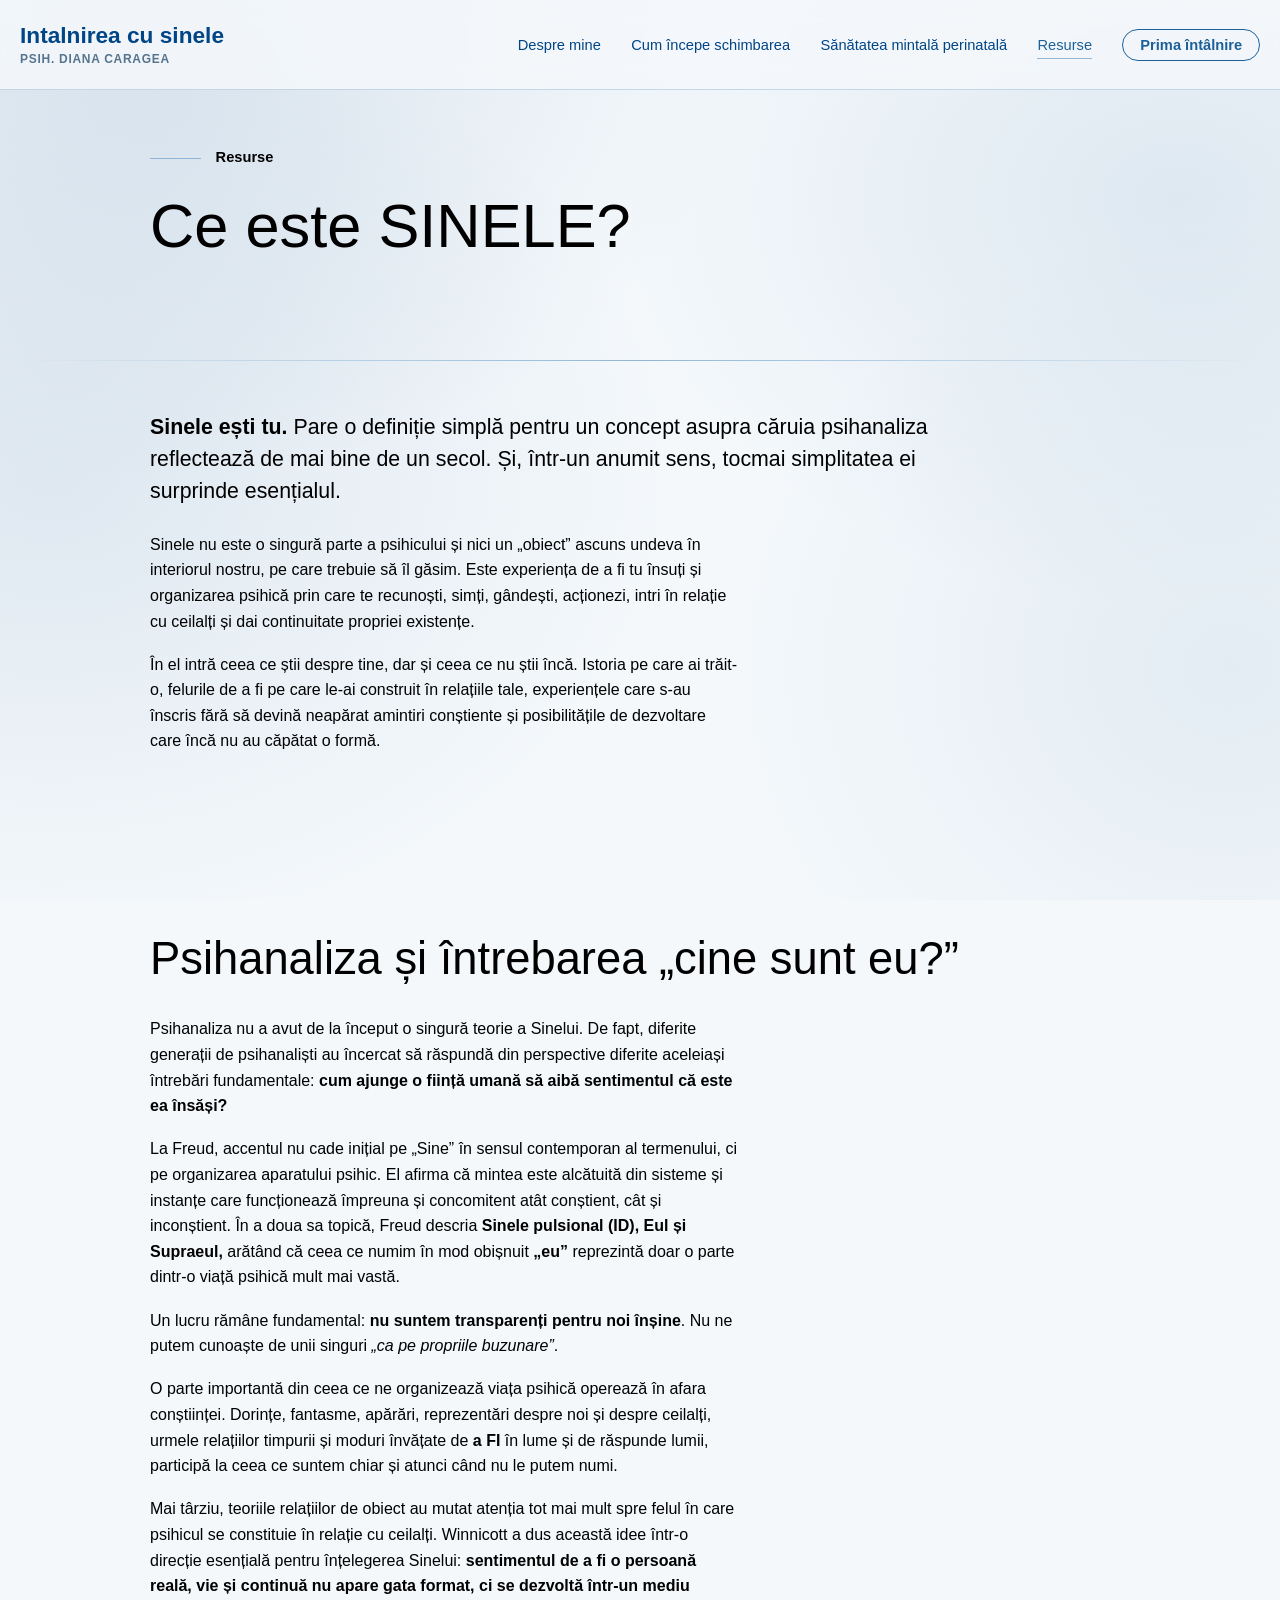
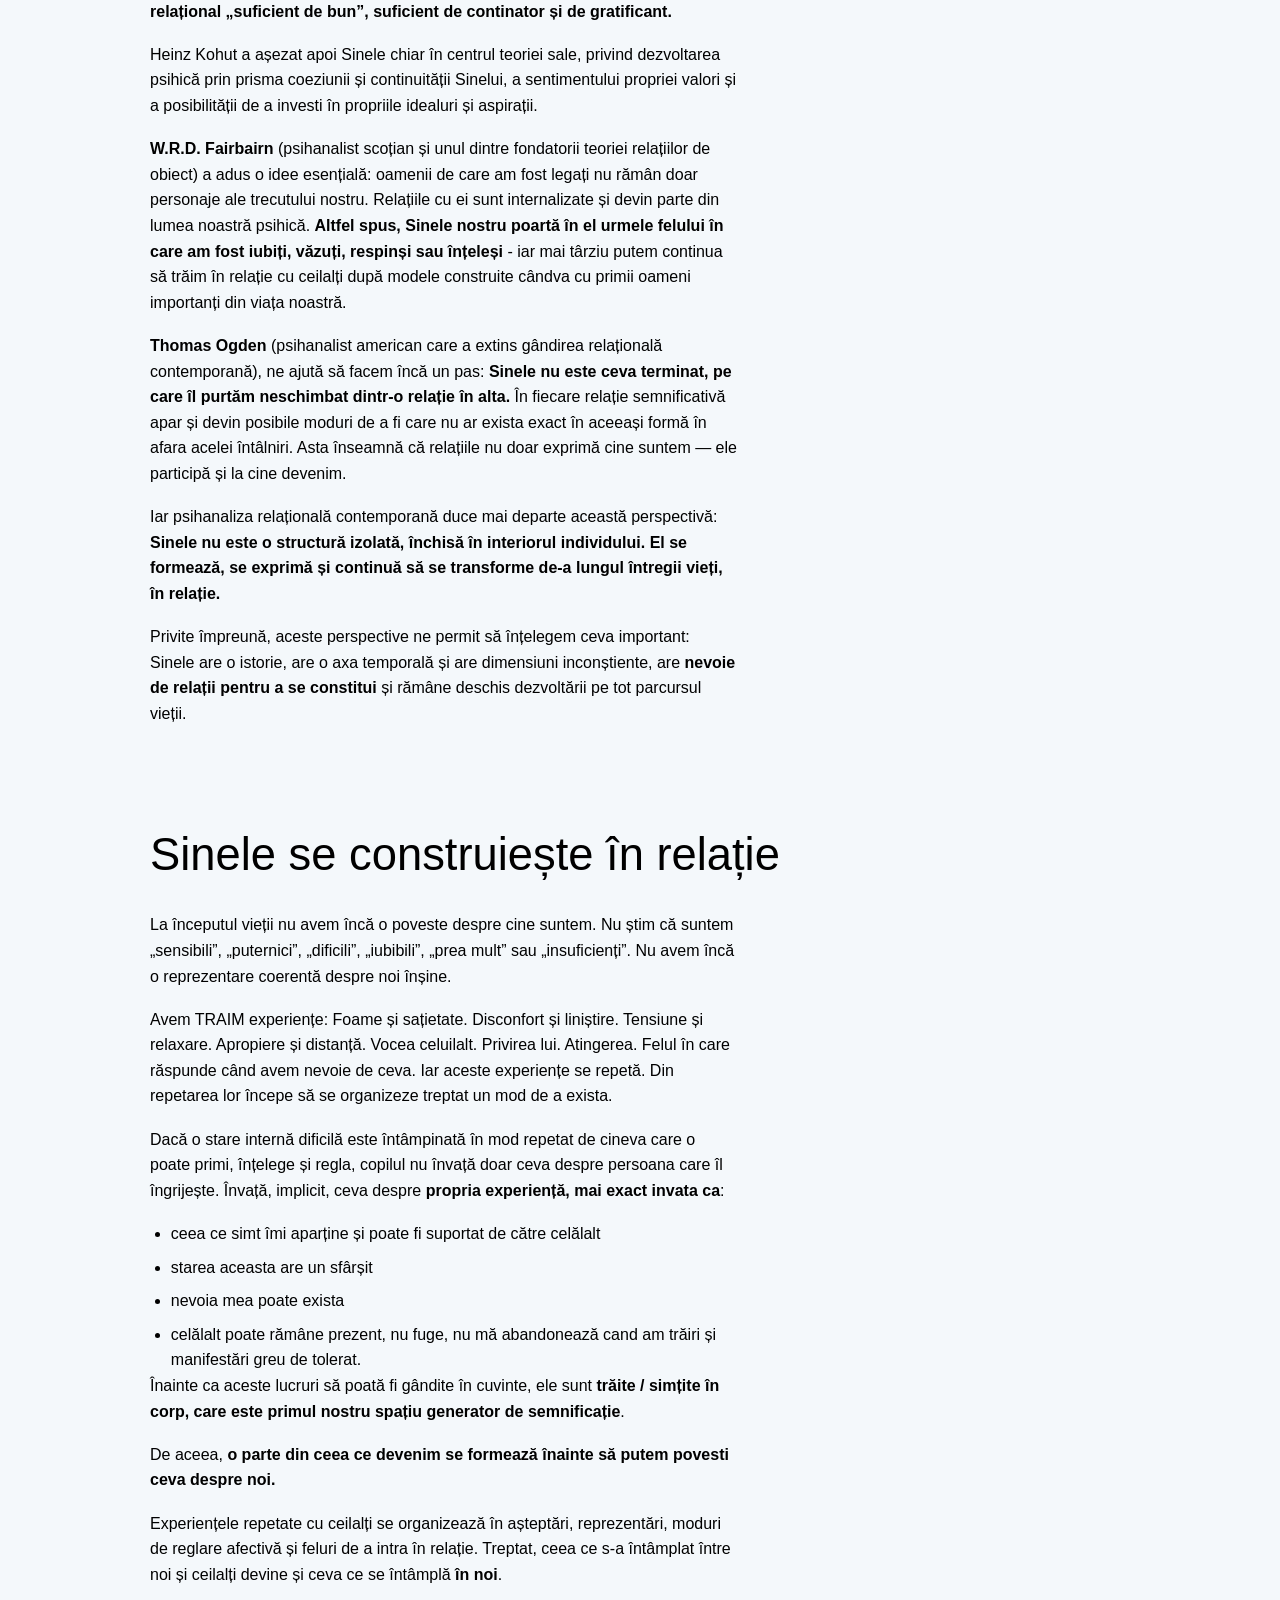
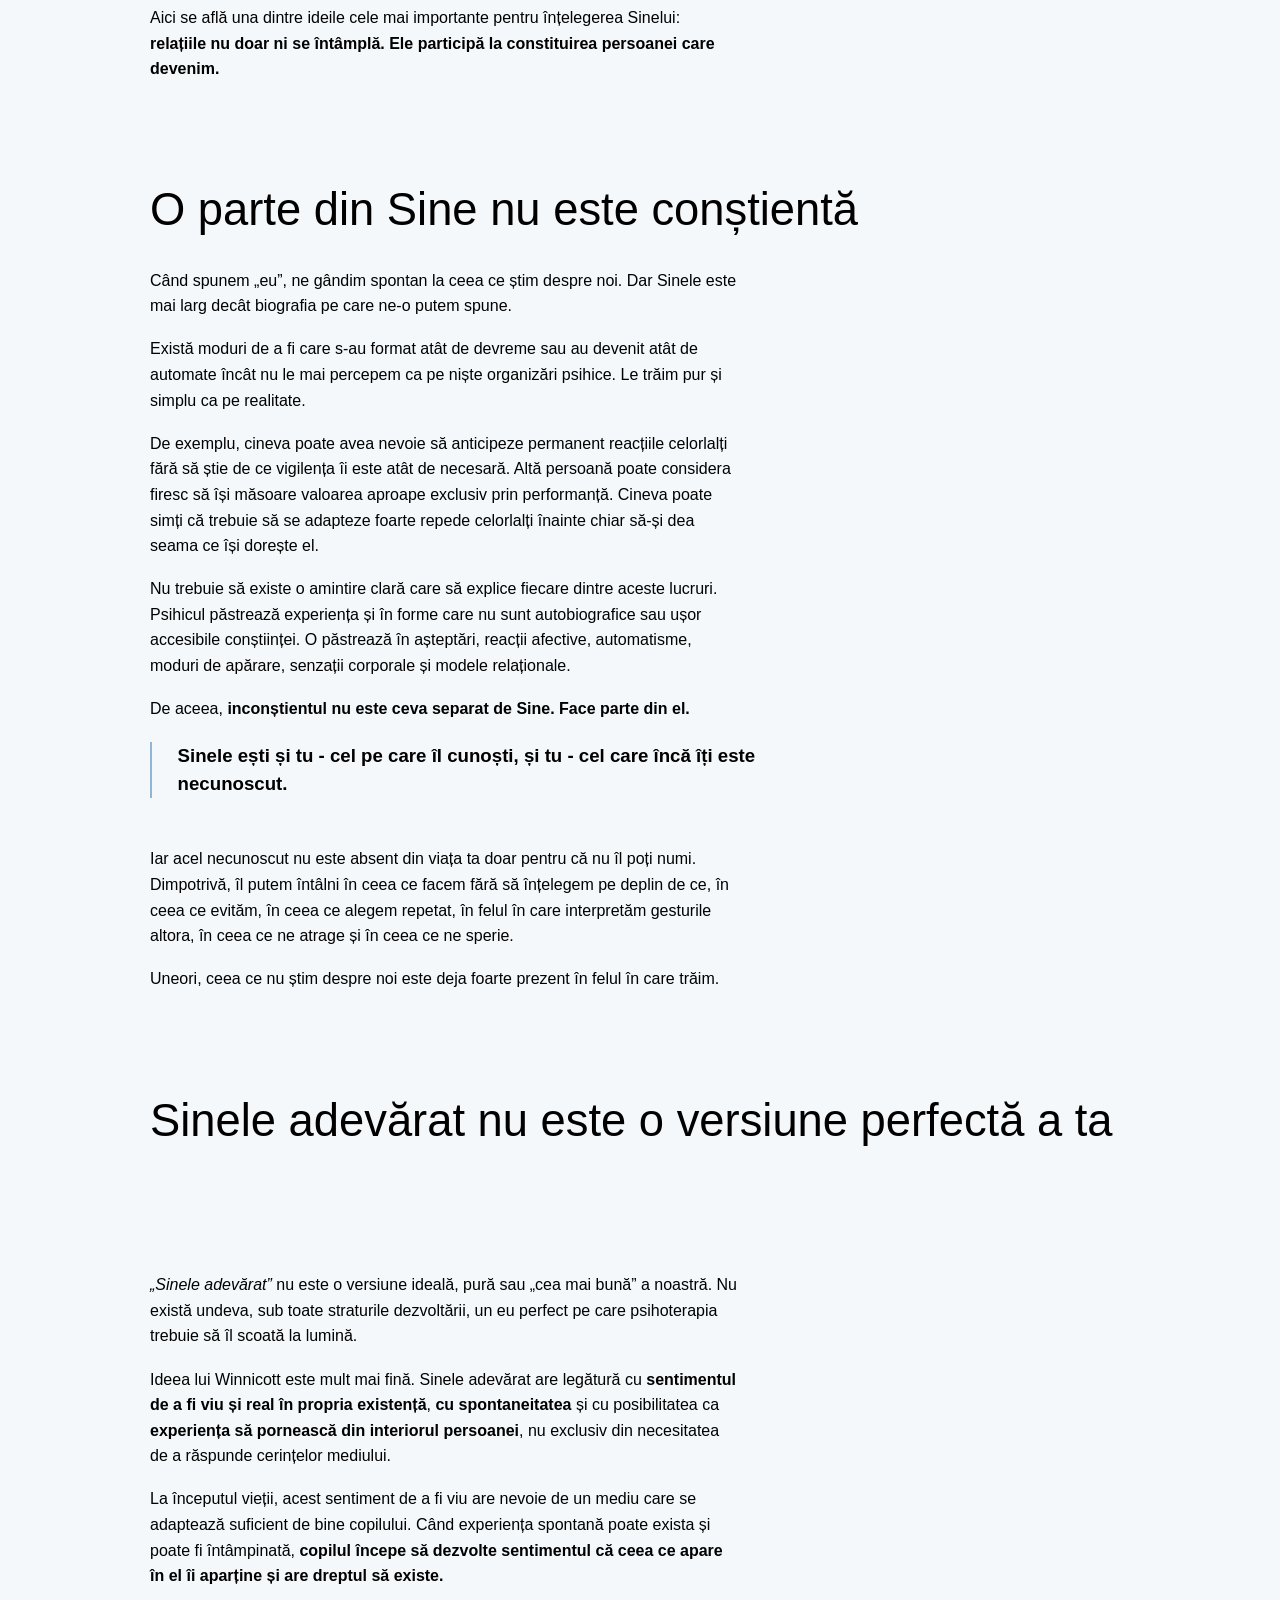
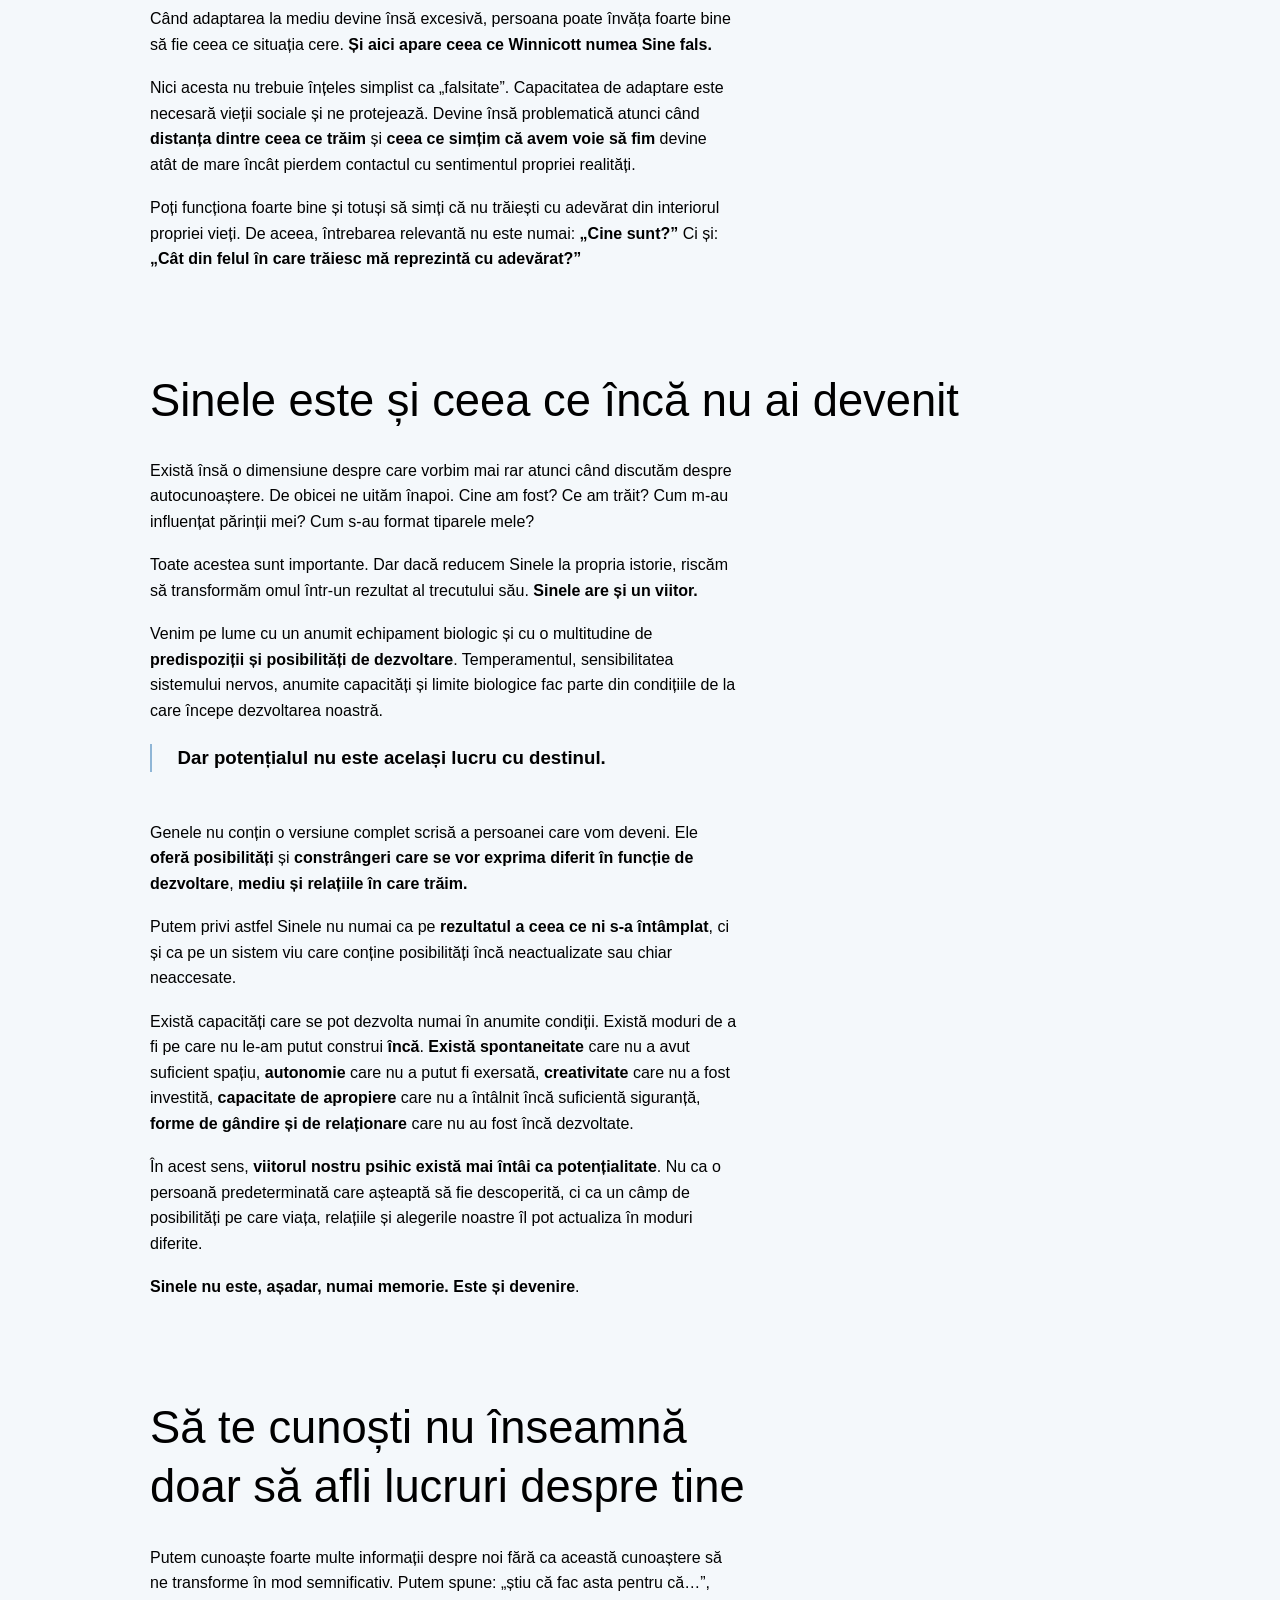
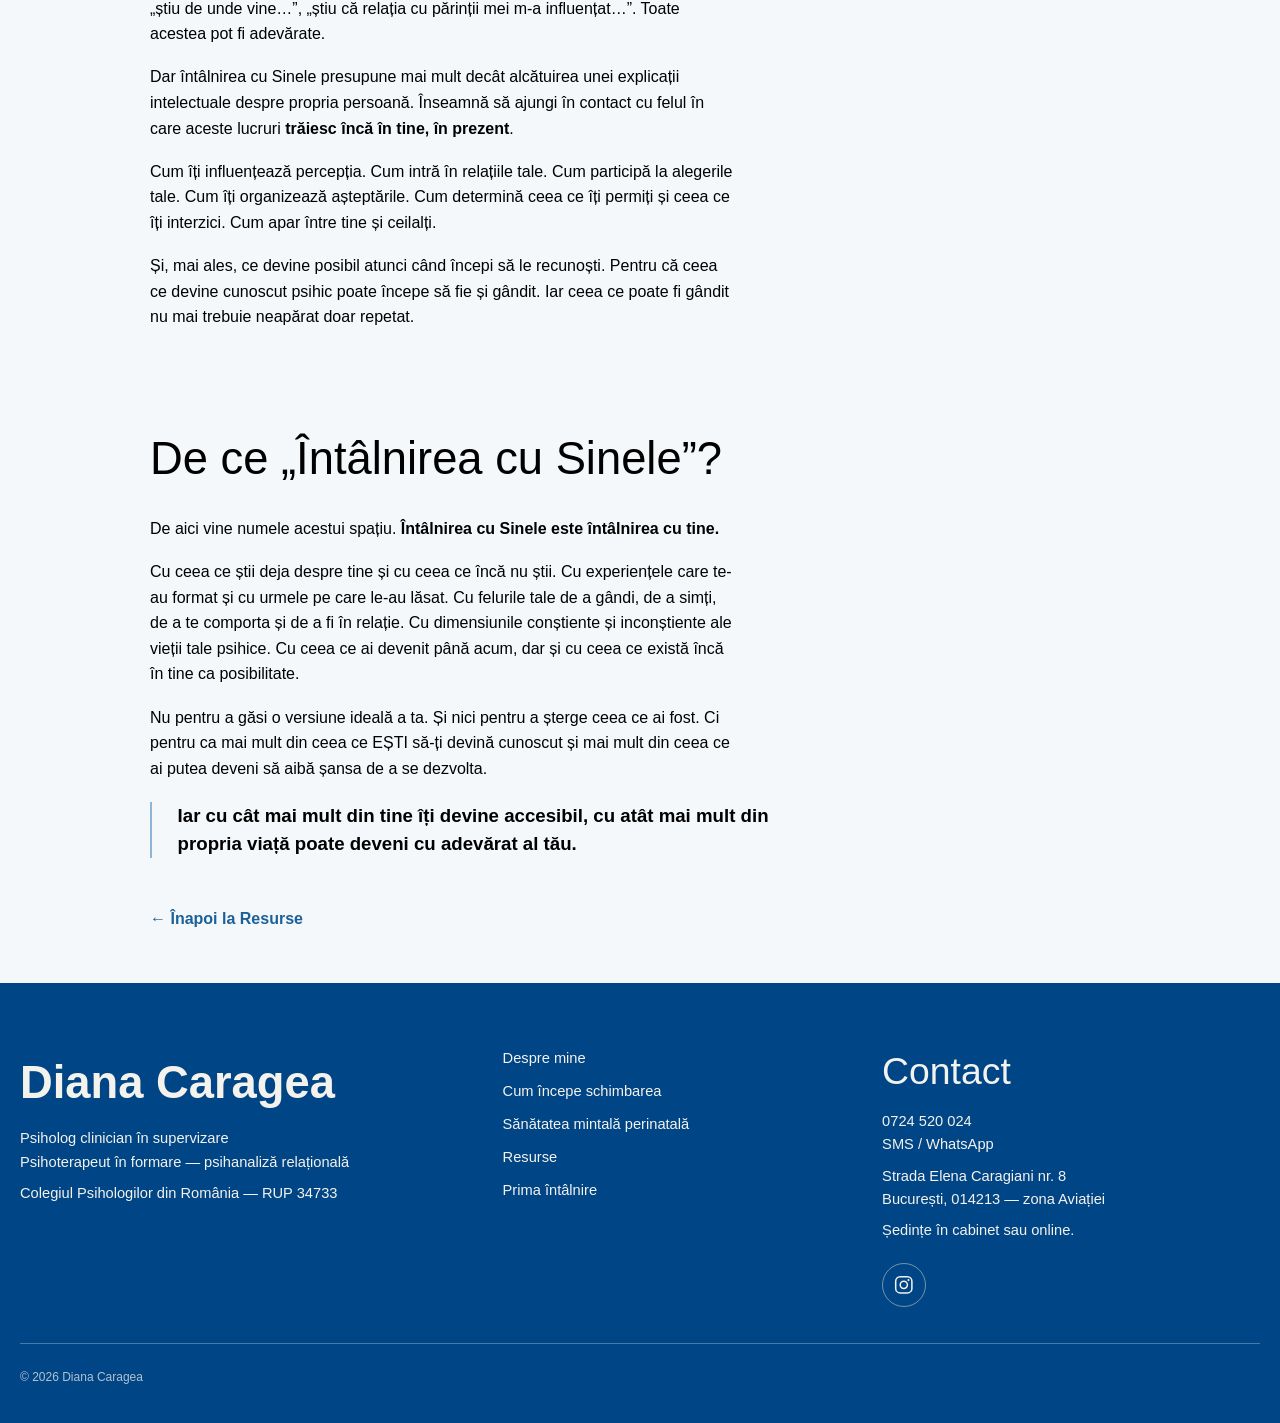
<file: resurse/ce-este-sinele.html>
<!DOCTYPE html>
<html lang="ro">
<head>
  <meta charset="UTF-8" />
  <meta name="viewport" content="width=device-width, initial-scale=1.0" />
  <title>Ce este SINELE? — Psih. Diana Caragea</title>
  <meta name="description" content="Sinele este cine ești, cine ai devenit și, într-o anumită măsură, cine ai posibilitatea să devii." />

  <link rel="icon" href="data:image/svg+xml,%3Csvg xmlns='http://www.w3.org/2000/svg' viewBox='0 0 32 32'%3E%3Crect width='32' height='32' rx='7' fill='%23004586'/%3E%3Ctext x='16' y='22' font-family='Helvetica,Arial,sans-serif' font-size='17' font-weight='700' fill='%23f4f2ed' text-anchor='middle'%3E%CE%A8%3C/text%3E%3C/svg%3E" />

  <meta property="og:type" content="article" />
  <meta property="og:site_name" content="Întâlnirea cu Sinele — Psih. Diana Caragea" />
  <meta property="og:title" content="Ce este SINELE? — Psih. Diana Caragea" />
  <meta property="og:description" content="Sinele este cine ești, cine ai devenit și, într-o anumită măsură, cine ai posibilitatea să devii." />
  <meta property="og:url" content="https://dianacaragea.ro/resurse/ce-este-sinele.html" />
  <meta property="og:locale" content="ro_RO" />
  <meta name="twitter:card" content="summary_large_image" />
  <!-- TODO: adaugă o imagine de partajare (1200x630) și decomentează:
       <meta property="og:image" content="https://dianacaragea.ro/images/share.jpg" /> -->

  <link rel="stylesheet" href="../styles.css" />
</head>

<body>
  <a class="skip-link" href="#continut">Sari la conținut</a>

  <header class="site-header" id="siteHeader">
    <div class="wrap">
      <a class="brand" href="../index.html">
        <span class="brand__name">Intalnirea cu sinele</span>
        <span class="brand__role">Psih. Diana Caragea</span>
      </a>

      <nav class="site-nav" aria-label="Navigare principală">
        <ul>
          <li><a href="../despre-mine.html">Despre mine</a></li>
          <li><a href="../cum-incepe-schimbarea.html">Cum începe schimbarea</a></li>
          <li><a href="../sanatate-mintala-perinatala.html">Sănătatea mintală perinatală</a></li>
          <li><a href="../resurse.html" aria-current="page">Resurse</a></li>
          <li><a class="nav-cta" href="../prima-intalnire.html">Prima întâlnire</a></li>
        </ul>
      </nav>
    </div>
  </header>

  <main id="continut">
    <article>
      <section class="section section--hero" aria-labelledby="page-title">
        <div class="hero-band">
          <div class="wrap wrap--narrow">
            <p class="label rise" style="--d: 0.1s">Resurse</p>
            <h1 class="rise" id="page-title" style="--d: 0.25s">Ce este SINELE?</h1>
          </div>
        </div>
      </section>

      <hr class="rule" />

      <section class="section">
        <div class="wrap wrap--narrow">
          <div class="prose">
            <p class="lead reveal"><strong>Sinele ești tu.</strong> Pare o definiție simplă pentru un concept asupra căruia psihanaliza reflectează de mai bine de un secol. Și, într-un anumit sens, tocmai simplitatea ei surprinde esențialul.</p>
            <p class="reveal" style="--d: 0.05s">Sinele nu este o singură parte a psihicului și nici un „obiect” ascuns undeva în interiorul nostru, pe care trebuie să îl găsim. Este experiența de a fi tu însuți și organizarea psihică prin care te recunoști, simți, gândești, acționezi, intri în relație cu ceilalți și dai continuitate propriei existențe.</p>
            <p class="reveal" style="--d: 0.10s">În el intră ceea ce știi despre tine, dar și ceea ce nu știi încă. Istoria pe care ai trăit-o, felurile de a fi pe care le-ai construit în relațiile tale, experiențele care s-au înscris fără să devină neapărat amintiri conștiente și posibilitățile de dezvoltare care încă nu au căpătat o formă.</p>
            <p class="statement reveal" style="--d: 0.15s">Cu alte cuvinte, Sinele este cine ești, cine ai devenit și, într-o anumită măsură, cine ai posibilitatea să devii.</p>
            <h2 class="h2 reveal" style="--d: 0.20s">Psihanaliza și întrebarea „cine sunt eu?”</h2>
            <p class="reveal" style="--d: 0.25s">Psihanaliza nu a avut de la început o singură teorie a Sinelui. De fapt, diferite generații de psihanaliști au încercat să răspundă din perspective diferite aceleiași întrebări fundamentale: <strong>cum ajunge o ființă umană să aibă sentimentul că este ea însăși?</strong></p>
            <p class="reveal" style="--d: 0.30s">La Freud, accentul nu cade inițial pe „Sine” în sensul contemporan al termenului, ci pe organizarea aparatului psihic. El afirma că mintea este alcătuită din sisteme și instanțe care funcționează împreuna și concomitent atât conștient, cât și inconștient. În a doua sa topică, Freud descria <strong>Sinele pulsional (ID), Eul și Supraeul,</strong> arătând că ceea ce numim în mod obișnuit <strong>„eu”</strong> reprezintă doar o parte dintr-o viață psihică mult mai vastă.</p>
            <p class="reveal" style="--d: 0.30s">Un lucru rămâne fundamental: <strong>nu suntem transparenți pentru noi înșine</strong>. Nu ne putem cunoaște de unii singuri <em>„ca pe propriile buzunare”</em>.</p>
            <p class="reveal" style="--d: 0.30s">O parte importantă din ceea ce ne organizează viața psihică operează în afara conștiinței. Dorințe, fantasme, apărări, reprezentări despre noi și despre ceilalți, urmele relațiilor timpurii și moduri învățate de <strong>a FI</strong> în lume și de răspunde lumii, participă la ceea ce suntem chiar și atunci când nu le putem numi.</p>
            <p class="reveal" style="--d: 0.30s">Mai târziu, teoriile relațiilor de obiect au mutat atenția tot mai mult spre felul în care psihicul se constituie în relație cu ceilalți. Winnicott a dus această idee într-o direcție esențială pentru înțelegerea Sinelui: <strong>sentimentul de a fi o persoană reală, vie și continuă nu apare gata format, ci se dezvoltă într-un mediu relațional „suficient de bun”, suficient de continator și de gratificant.</strong></p>
            <p class="reveal" style="--d: 0.30s">Heinz Kohut a așezat apoi Sinele chiar în centrul teoriei sale, privind dezvoltarea psihică prin prisma coeziunii și continuității Sinelui, a sentimentului propriei valori și a posibilității de a investi în propriile idealuri și aspirații.</p>
            <p class="reveal" style="--d: 0.30s"><strong>W.R.D. Fairbairn</strong> (psihanalist scoțian și unul dintre fondatorii teoriei relațiilor de obiect) a adus o idee esențială: oamenii de care am fost legați nu rămân doar personaje ale trecutului nostru. Relațiile cu ei sunt internalizate și devin parte din lumea noastră psihică. <strong>Altfel spus, Sinele nostru poartă în el urmele felului în care am fost iubiți, văzuți, respinși sau înțeleși</strong> - iar mai târziu putem continua să trăim în relație cu ceilalți după modele construite cândva cu primii oameni importanți din viața noastră.</p>
            <p class="reveal" style="--d: 0.30s"><strong>Thomas Ogden</strong> (psihanalist american care a extins gândirea relațională contemporană), ne ajută să facem încă un pas: <strong>Sinele nu este ceva terminat, pe care îl purtăm neschimbat dintr-o relație în alta.</strong> În fiecare relație semnificativă apar și devin posibile moduri de a fi care nu ar exista exact în aceeași formă în afara acelei întâlniri. Asta înseamnă că relațiile nu doar exprimă cine suntem — ele participă și la cine devenim.</p>
            <p class="reveal" style="--d: 0.30s">Iar psihanaliza relațională contemporană duce mai departe această perspectivă: <strong>Sinele nu este o structură izolată, închisă în interiorul individului. El se formează, se exprimă și continuă să se transforme de-a lungul întregii vieți, în relație.</strong></p>
            <p class="reveal" style="--d: 0.30s">Privite împreună, aceste perspective ne permit să înțelegem ceva important: Sinele are o istorie, are o axa temporală și are dimensiuni inconștiente, are <strong>nevoie de relații pentru a se constitui</strong> și rămâne deschis dezvoltării pe tot parcursul vieții.</p>
            <h2 class="h2 reveal" style="--d: 0.30s">Sinele se construiește în relație</h2>
            <p class="reveal" style="--d: 0.30s">La începutul vieții nu avem încă o poveste despre cine suntem. Nu știm că suntem „sensibili”, „puternici”, „dificili”, „iubibili”, „prea mult” sau „insuficienți”. Nu avem încă o reprezentare coerentă despre noi înșine.</p>
            <p class="reveal" style="--d: 0.30s">Avem TRAIM experiențe: Foame și sațietate. Disconfort și liniștire. Tensiune și relaxare. Apropiere și distanță. Vocea celuilalt. Privirea lui. Atingerea. Felul în care răspunde când avem nevoie de ceva. Iar aceste experiențe se repetă. Din repetarea lor începe să se organizeze treptat un mod de a exista.</p>
            <p class="reveal" style="--d: 0.30s">Dacă o stare internă dificilă este întâmpinată în mod repetat de cineva care o poate primi, înțelege și regla, copilul nu învață doar ceva despre persoana care îl îngrijește. Învață, implicit, ceva despre <strong>propria experiență, mai exact invata ca</strong>:</p>
            <ul class="reveal" style="--d: 0.30s">
              <li>ceea ce simt îmi aparține și poate fi suportat de către celălalt</li>
              <li>starea aceasta are un sfârșit</li>
              <li>nevoia mea poate exista</li>
              <li>celălalt poate rămâne prezent, nu fuge, nu mă abandonează cand am trăiri și manifestări greu de tolerat.</li>
            </ul>
            <p class="reveal" style="--d: 0.30s">Înainte ca aceste lucruri să poată fi gândite în cuvinte, ele sunt <strong>trăite / simțite în corp, care este primul nostru spațiu generator de semnificație</strong>.</p>
            <p class="reveal" style="--d: 0.30s">De aceea, <strong>o parte din ceea ce devenim se formează înainte să putem povesti ceva despre noi.</strong></p>
            <p class="reveal" style="--d: 0.30s">Experiențele repetate cu ceilalți se organizează în așteptări, reprezentări, moduri de reglare afectivă și feluri de a intra în relație. Treptat, ceea ce s-a întâmplat între noi și ceilalți devine și ceva ce se întâmplă <strong>în noi</strong>.</p>
            <p class="reveal" style="--d: 0.30s">Aici se află una dintre ideile cele mai importante pentru înțelegerea Sinelui: <strong>relațiile nu doar ni se întâmplă. Ele participă la constituirea persoanei care devenim.</strong></p>
            <h2 class="h2 reveal" style="--d: 0.30s">O parte din Sine nu este conștientă</h2>
            <p class="reveal" style="--d: 0.30s">Când spunem „eu”, ne gândim spontan la ceea ce știm despre noi. Dar Sinele este mai larg decât biografia pe care ne-o putem spune.</p>
            <p class="reveal" style="--d: 0.30s">Există moduri de a fi care s-au format atât de devreme sau au devenit atât de automate încât nu le mai percepem ca pe niște organizări psihice. Le trăim pur și simplu ca pe realitate.</p>
            <p class="reveal" style="--d: 0.30s">De exemplu, cineva poate avea nevoie să anticipeze permanent reacțiile celorlalți fără să știe de ce vigilența îi este atât de necesară. Altă persoană poate considera firesc să își măsoare valoarea aproape exclusiv prin performanță. Cineva poate simți că trebuie să se adapteze foarte repede celorlalți înainte chiar să-și dea seama ce își dorește el.</p>
            <p class="reveal" style="--d: 0.30s">Nu trebuie să existe o amintire clară care să explice fiecare dintre aceste lucruri. Psihicul păstrează experiența și în forme care nu sunt autobiografice sau ușor accesibile conștiinței. O păstrează în așteptări, reacții afective, automatisme, moduri de apărare, senzații corporale și modele relaționale.</p>
            <p class="reveal" style="--d: 0.30s">De aceea, <strong>inconștientul nu este ceva separat de Sine. Face parte din el.</strong></p>
            <p class="statement reveal" style="--d: 0.30s">Sinele ești și tu - cel pe care îl cunoști, și tu - cel care încă îți este necunoscut.</p>
            <p class="reveal" style="--d: 0.30s">Iar acel necunoscut nu este absent din viața ta doar pentru că nu îl poți numi. Dimpotrivă, îl putem întâlni în ceea ce facem fără să înțelegem pe deplin de ce, în ceea ce evităm, în ceea ce alegem repetat, în felul în care interpretăm gesturile altora, în ceea ce ne atrage și în ceea ce ne sperie.</p>
            <p class="reveal" style="--d: 0.30s">Uneori, ceea ce nu știm despre noi este deja foarte prezent în felul în care trăim.</p>
            <h2 class="h2 reveal" style="--d: 0.30s">Sinele adevărat nu este o versiune perfectă a ta</h2>
            <p class="reveal" style="--d: 0.30s">Donald Winnicott (pediatru și psihanalist britanic de renume) a introdus una dintre cele mai cunoscute distincții ale psihanalizei: aceea dintre <strong>Sinele adevărat și Sinele fals</strong>. Termenii pot induce însă ușor în eroare.</p>
            <p class="reveal" style="--d: 0.30s"><em>„Sinele adevărat”</em> nu este o versiune ideală, pură sau „cea mai bună” a noastră. Nu există undeva, sub toate straturile dezvoltării, un eu perfect pe care psihoterapia trebuie să îl scoată la lumină.</p>
            <p class="reveal" style="--d: 0.30s">Ideea lui Winnicott este mult mai fină. Sinele adevărat are legătură cu <strong>sentimentul de a fi viu și real în propria existență</strong>, <strong>cu spontaneitatea</strong> și cu posibilitatea ca <strong>experiența să pornească din interiorul persoanei</strong>, nu exclusiv din necesitatea de a răspunde cerințelor mediului.</p>
            <p class="reveal" style="--d: 0.30s">La începutul vieții, acest sentiment de a fi viu are nevoie de un mediu care se adaptează suficient de bine copilului. Când experiența spontană poate exista și poate fi întâmpinată, <strong>copilul începe să dezvolte sentimentul că ceea ce apare în el îi aparține și are dreptul să existe.</strong></p>
            <p class="reveal" style="--d: 0.30s">Când adaptarea la mediu devine însă excesivă, persoana poate învăța foarte bine să fie ceea ce situația cere. <strong>Și aici apare ceea ce Winnicott numea Sine fals.</strong></p>
            <p class="reveal" style="--d: 0.30s">Nici acesta nu trebuie înțeles simplist ca „falsitate”. Capacitatea de adaptare este necesară vieții sociale și ne protejează. Devine însă problematică atunci când <strong>distanța dintre ceea ce trăim</strong> și <strong>ceea ce simțim că avem voie să fim</strong> devine atât de mare încât pierdem contactul cu sentimentul propriei realități.</p>
            <p class="reveal" style="--d: 0.30s">Poți funcționa foarte bine și totuși să simți că nu trăiești cu adevărat din interiorul propriei vieți. De aceea, întrebarea relevantă nu este numai: <strong>„Cine sunt?”</strong> Ci și: <strong>„Cât din felul în care trăiesc mă reprezintă cu adevărat?”</strong></p>
            <h2 class="h2 reveal" style="--d: 0.30s">Sinele este și ceea ce încă nu ai devenit</h2>
            <p class="reveal" style="--d: 0.30s">Există însă o dimensiune despre care vorbim mai rar atunci când discutăm despre autocunoaștere. De obicei ne uităm înapoi. Cine am fost? Ce am trăit? Cum m-au influențat părinții mei? Cum s-au format tiparele mele?</p>
            <p class="reveal" style="--d: 0.30s">Toate acestea sunt importante. Dar dacă reducem Sinele la propria istorie, riscăm să transformăm omul într-un rezultat al trecutului său. <strong>Sinele are și un viitor.</strong></p>
            <p class="reveal" style="--d: 0.30s">Venim pe lume cu un anumit echipament biologic și cu o multitudine de <strong>predispoziții și posibilități de dezvoltare</strong>. Temperamentul, sensibilitatea sistemului nervos, anumite capacități și limite biologice fac parte din condițiile de la care începe dezvoltarea noastră.</p>
            <p class="statement reveal" style="--d: 0.30s">Dar potențialul nu este același lucru cu destinul.</p>
            <p class="reveal" style="--d: 0.30s">Genele nu conțin o versiune complet scrisă a persoanei care vom deveni. Ele <strong>oferă posibilități</strong> și <strong>constrângeri care se vor exprima diferit în funcție de dezvoltare</strong>, <strong>mediu și relațiile în care trăim.</strong></p>
            <p class="reveal" style="--d: 0.30s">Putem privi astfel Sinele nu numai ca pe <strong>rezultatul a ceea ce ni s-a întâmplat</strong>, ci și ca pe un sistem viu care conține posibilități încă neactualizate sau chiar neaccesate.</p>
            <p class="reveal" style="--d: 0.30s">Există capacități care se pot dezvolta numai în anumite condiții. Există moduri de a fi pe care nu le-am putut construi <strong>încă</strong>. <strong>Există spontaneitate</strong> care nu a avut suficient spațiu, <strong>autonomie</strong> care nu a putut fi exersată, <strong>creativitate</strong> care nu a fost investită, <strong>capacitate de apropiere</strong> care nu a întâlnit încă suficientă siguranță, <strong>forme de gândire și de relaționare</strong> care nu au fost încă dezvoltate.</p>
            <p class="reveal" style="--d: 0.30s">În acest sens, <strong>viitorul nostru psihic există mai întâi ca potențialitate</strong>. Nu ca o persoană predeterminată care așteaptă să fie descoperită, ci ca un câmp de posibilități pe care viața, relațiile și alegerile noastre îl pot actualiza în moduri diferite.</p>
            <p class="reveal" style="--d: 0.30s"><strong>Sinele nu este, așadar, numai memorie. Este și devenire</strong>.</p>
            <h2 class="h2 reveal" style="--d: 0.30s">Să te cunoști nu înseamnă doar să afli lucruri despre tine</h2>
            <p class="reveal" style="--d: 0.30s">Putem cunoaște foarte multe informații despre noi fără ca această cunoaștere să ne transforme în mod semnificativ. Putem spune: „știu că fac asta pentru că…”, „știu de unde vine…”, „știu că relația cu părinții mei m-a influențat…”. Toate acestea pot fi adevărate.</p>
            <p class="reveal" style="--d: 0.30s">Dar întâlnirea cu Sinele presupune mai mult decât alcătuirea unei explicații intelectuale despre propria persoană. Înseamnă să ajungi în contact cu felul în care aceste lucruri <strong>trăiesc încă în tine, în prezent</strong>.</p>
            <p class="reveal" style="--d: 0.30s">Cum îți influențează percepția. Cum intră în relațiile tale. Cum participă la alegerile tale. Cum îți organizează așteptările. Cum determină ceea ce îți permiți și ceea ce îți interzici. Cum apar între tine și ceilalți.</p>
            <p class="reveal" style="--d: 0.30s">Și, mai ales, ce devine posibil atunci când începi să le recunoști. Pentru că ceea ce devine cunoscut psihic poate începe să fie și gândit. Iar ceea ce poate fi gândit nu mai trebuie neapărat doar repetat.</p>
            <h2 class="h2 reveal" style="--d: 0.30s">De ce „Întâlnirea cu Sinele”?</h2>
            <p class="reveal" style="--d: 0.30s">De aici vine numele acestui spațiu. <strong>Întâlnirea cu Sinele este întâlnirea cu tine.</strong></p>
            <p class="reveal" style="--d: 0.30s">Cu ceea ce știi deja despre tine și cu ceea ce încă nu știi. Cu experiențele care te-au format și cu urmele pe care le-au lăsat. Cu felurile tale de a gândi, de a simți, de a te comporta și de a fi în relație. Cu dimensiunile conștiente și inconștiente ale vieții tale psihice. Cu ceea ce ai devenit până acum, dar și cu ceea ce există încă în tine ca posibilitate.</p>
            <p class="reveal" style="--d: 0.30s">Nu pentru a găsi o versiune ideală a ta. Și nici pentru a șterge ceea ce ai fost. Ci pentru ca mai mult din ceea ce EȘTI să-ți devină cunoscut și mai mult din ceea ce ai putea deveni să aibă șansa de a se dezvolta.</p>
            <p class="statement reveal" style="--d: 0.30s">Iar cu cât mai mult din tine îți devine accesibil, cu atât mai mult din propria viață poate deveni cu adevărat al tău.</p>
          </div>

          <p class="article-back"><a href="../resurse.html">← Înapoi la Resurse</a></p>
        </div>
      </section>
    </article>
  </main>
  <footer class="site-footer">
    <div class="wrap">
      <div>
        <p class="brand__name">Diana Caragea</p>
        <p>Psiholog clinician în supervizare<br />Psihoterapeut în formare — psihanaliză relațională</p>
        <p>Colegiul Psihologilor din România — RUP&nbsp;34733</p>
      </div>

      <nav aria-label="Navigare secundară">
        <ul>
          <li><a href="../despre-mine.html">Despre mine</a></li>
          <li><a href="../cum-incepe-schimbarea.html">Cum începe schimbarea</a></li>
          <li><a href="../sanatate-mintala-perinatala.html">Sănătatea mintală perinatală</a></li>
          <li><a href="../resurse.html">Resurse</a></li>
          <li><a href="../prima-intalnire.html">Prima întâlnire</a></li>
        </ul>
      </nav>

      <div class="site-footer__contact">
        <h2 class="h3">Contact</h2>
        <p>
          <a href="tel:+40724520024">0724 520 024</a><br />
          SMS / WhatsApp
        </p>
        <p>
          Strada Elena Caragiani nr. 8<br />
          București, 014213 — zona Aviației
        </p>
        <p>Ședințe în cabinet sau online.</p>

        <!-- TODO: înlocuiește cu adresa reală a contului de Instagram -->
        <a class="social" href="https://www.instagram.com/" target="_blank" rel="noopener noreferrer"
           aria-label="Instagram (profilul se deschide într-o filă nouă)">
          <svg viewBox="0 0 24 24" fill="none" stroke="currentColor" stroke-width="1.7"
               stroke-linecap="round" stroke-linejoin="round" aria-hidden="true" focusable="false">
            <rect x="3" y="3" width="18" height="18" rx="5" />
            <circle cx="12" cy="12" r="4" />
            <circle cx="17.2" cy="6.8" r="1.15" fill="currentColor" stroke="none" />
          </svg>
        </a>
      </div>

      <p class="site-footer__legal">© 2026 Diana Caragea</p>
    </div>
  </footer>

  <script src="../site.js"></script>
</body>
</html>
</file>
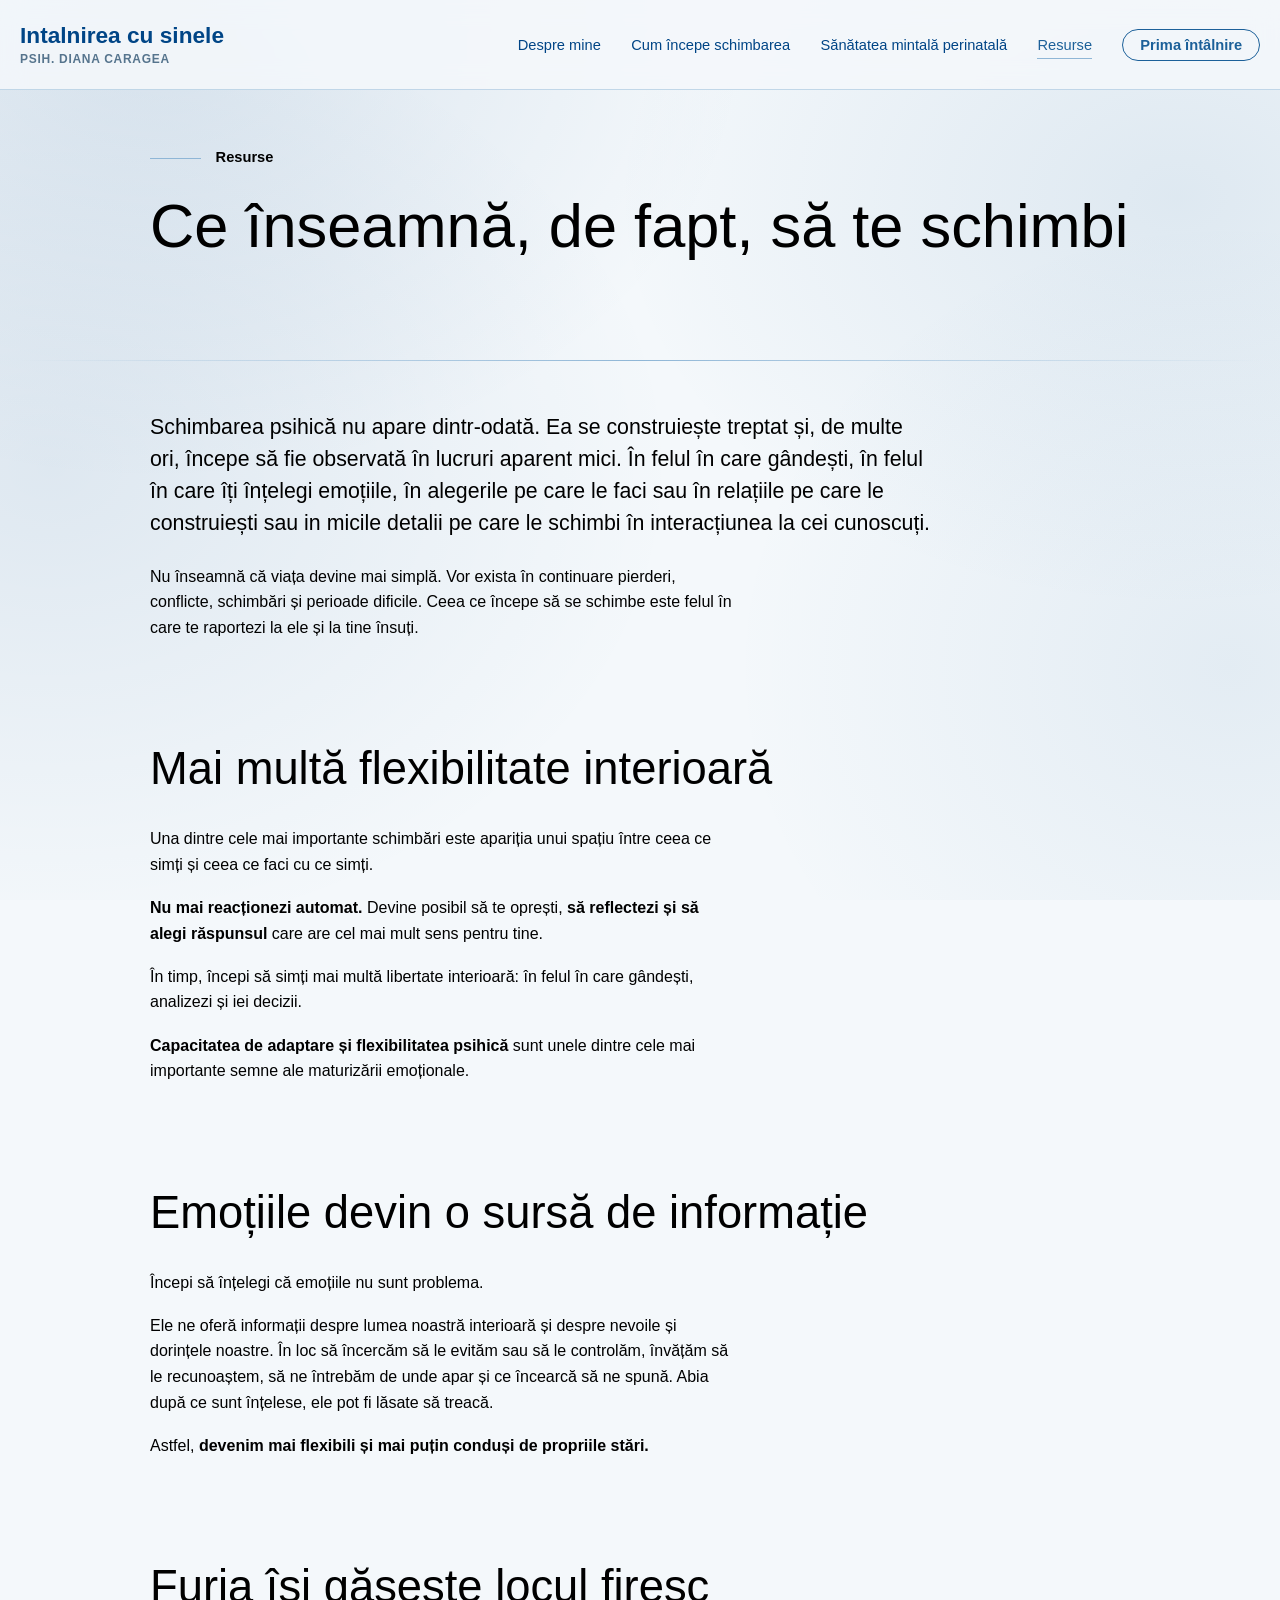
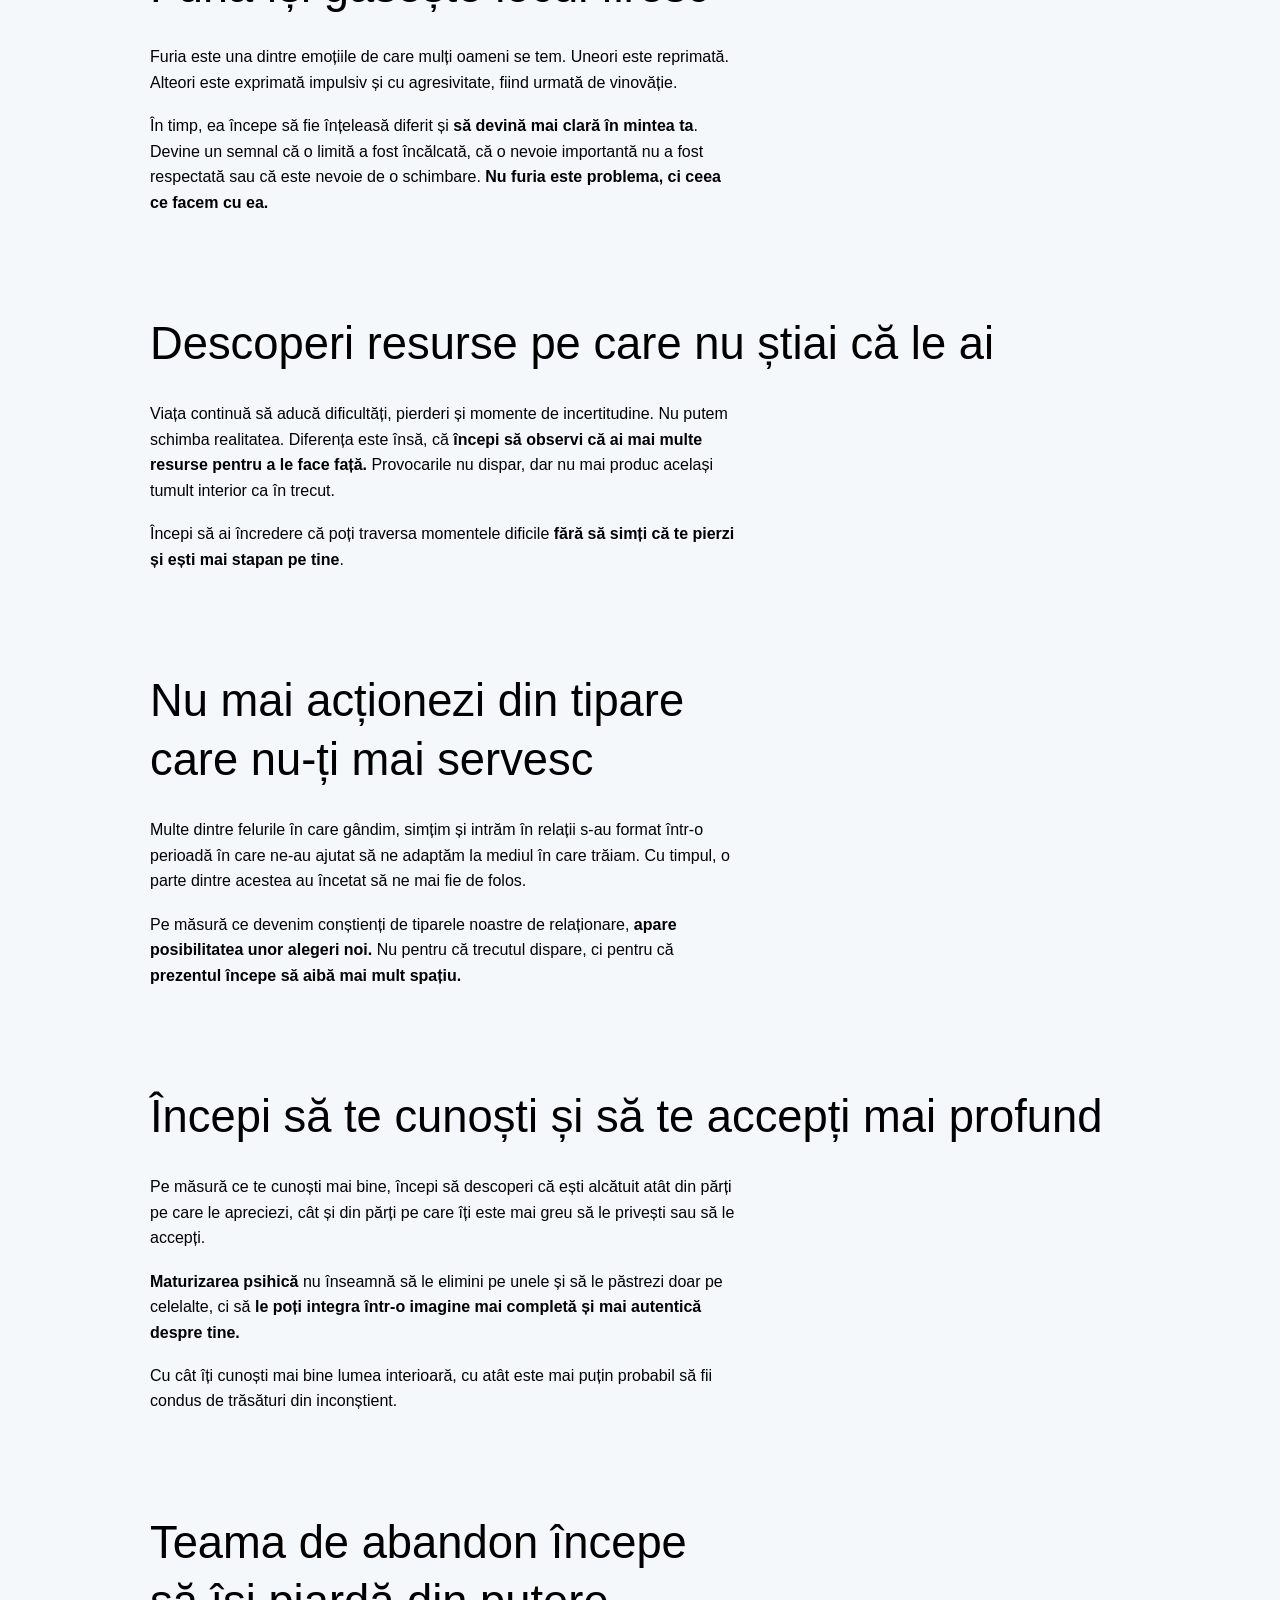
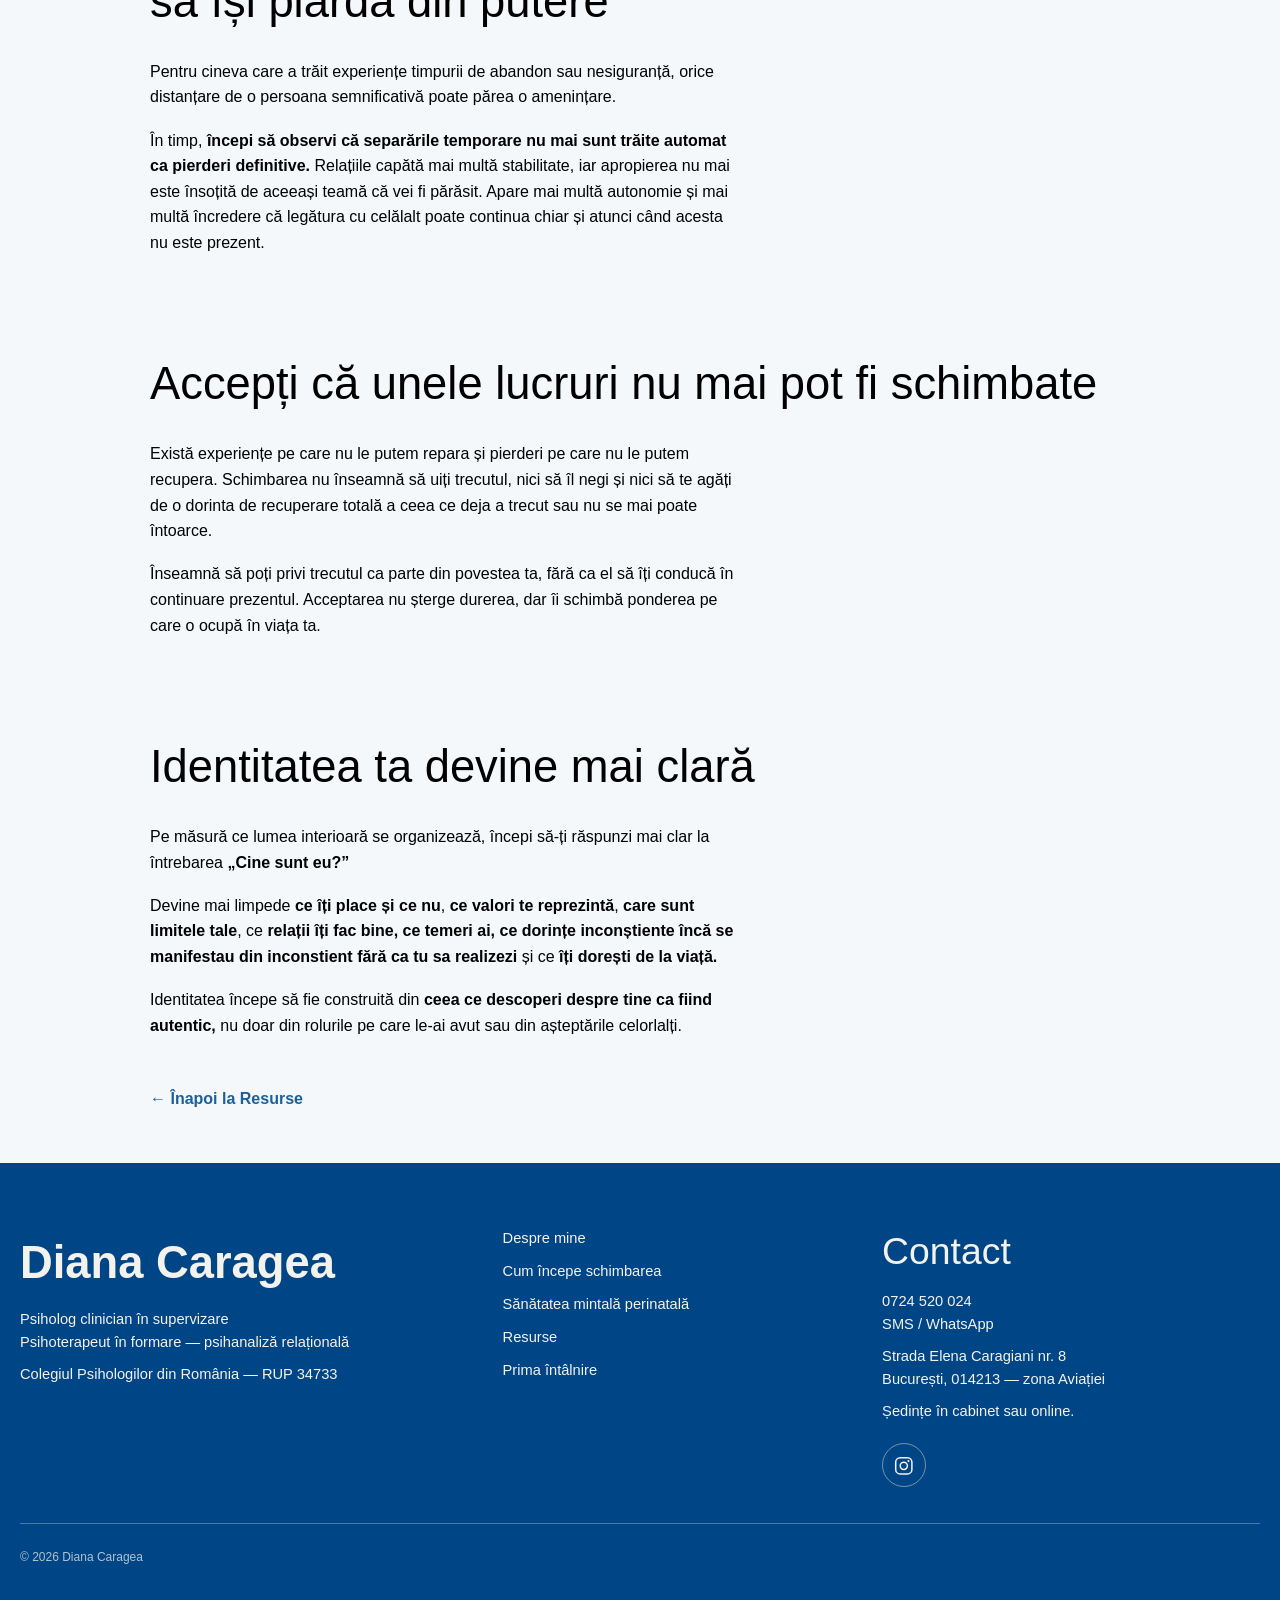
<file: resurse/ce-inseamna-sa-te-schimbi.html>
<!DOCTYPE html>
<html lang="ro">
<head>
  <meta charset="UTF-8" />
  <meta name="viewport" content="width=device-width, initial-scale=1.0" />
  <title>Ce înseamnă, de fapt, să te schimbi — Psih. Diana Caragea</title>
  <meta name="description" content="Schimbarea psihică nu apare dintr-odată. Se construiește treptat și, de multe ori, începe să fie observată în lucruri aparent mici." />

  <link rel="icon" href="data:image/svg+xml,%3Csvg xmlns='http://www.w3.org/2000/svg' viewBox='0 0 32 32'%3E%3Crect width='32' height='32' rx='7' fill='%23004586'/%3E%3Ctext x='16' y='22' font-family='Helvetica,Arial,sans-serif' font-size='17' font-weight='700' fill='%23f4f2ed' text-anchor='middle'%3E%CE%A8%3C/text%3E%3C/svg%3E" />

  <meta property="og:type" content="article" />
  <meta property="og:site_name" content="Întâlnirea cu Sinele — Psih. Diana Caragea" />
  <meta property="og:title" content="Ce înseamnă, de fapt, să te schimbi — Psih. Diana Caragea" />
  <meta property="og:description" content="Schimbarea psihică nu apare dintr-odată. Se construiește treptat și, de multe ori, începe să fie observată în lucruri aparent mici." />
  <meta property="og:url" content="https://dianacaragea.ro/resurse/ce-inseamna-sa-te-schimbi.html" />
  <meta property="og:locale" content="ro_RO" />
  <meta name="twitter:card" content="summary_large_image" />
  <!-- TODO: adaugă o imagine de partajare (1200x630) și decomentează:
       <meta property="og:image" content="https://dianacaragea.ro/images/share.jpg" /> -->

  <link rel="stylesheet" href="../styles.css" />
</head>

<body>
  <a class="skip-link" href="#continut">Sari la conținut</a>

  <header class="site-header" id="siteHeader">
    <div class="wrap">
      <a class="brand" href="../index.html">
        <span class="brand__name">Intalnirea cu sinele</span>
        <span class="brand__role">Psih. Diana Caragea</span>
      </a>

      <nav class="site-nav" aria-label="Navigare principală">
        <ul>
          <li><a href="../despre-mine.html">Despre mine</a></li>
          <li><a href="../cum-incepe-schimbarea.html">Cum începe schimbarea</a></li>
          <li><a href="../sanatate-mintala-perinatala.html">Sănătatea mintală perinatală</a></li>
          <li><a href="../resurse.html" aria-current="page">Resurse</a></li>
          <li><a class="nav-cta" href="../prima-intalnire.html">Prima întâlnire</a></li>
        </ul>
      </nav>
    </div>
  </header>

  <main id="continut">
    <article>
      <section class="section section--hero" aria-labelledby="page-title">
        <div class="hero-band">
          <div class="wrap wrap--narrow">
            <p class="label rise" style="--d: 0.1s">Resurse</p>
            <h1 class="rise" id="page-title" style="--d: 0.25s">Ce înseamnă, de fapt, să te schimbi</h1>
          </div>
        </div>
      </section>

      <hr class="rule" />

      <section class="section">
        <div class="wrap wrap--narrow">
          <div class="prose">
            <p class="lead reveal">Schimbarea psihică nu apare dintr-odată. Ea se construiește treptat și, de multe ori, începe să fie observată în lucruri aparent mici. În felul în care gândești, în felul în care îți înțelegi emoțiile, în alegerile pe care le faci sau în relațiile pe care le construiești sau in micile detalii pe care le schimbi în interacțiunea la cei cunoscuți.</p>
            <p class="reveal" style="--d: 0.05s">Nu înseamnă că viața devine mai simplă. Vor exista în continuare pierderi, conflicte, schimbări și perioade dificile. Ceea ce începe să se schimbe este felul în care te raportezi la ele și la tine însuți.</p>
            <h2 class="h2 reveal" style="--d: 0.10s">Mai multă flexibilitate interioară</h2>
            <p class="reveal" style="--d: 0.15s">Una dintre cele mai importante schimbări este apariția unui spațiu între ceea ce simți și ceea ce faci cu ce simți.</p>
            <p class="reveal" style="--d: 0.20s"><strong>Nu mai reacționezi automat.</strong> Devine posibil să te oprești, <strong>să reflectezi și să alegi răspunsul</strong> care are cel mai mult sens pentru tine.</p>
            <p class="reveal" style="--d: 0.25s">În timp, începi să simți mai multă libertate interioară: în felul în care gândești, analizezi și iei decizii.</p>
            <p class="reveal" style="--d: 0.30s"><strong>Capacitatea de adaptare și flexibilitatea psihică</strong> sunt unele dintre cele mai importante semne ale maturizării emoționale.</p>
            <h2 class="h2 reveal" style="--d: 0.30s">Emoțiile devin o sursă de informație</h2>
            <p class="reveal" style="--d: 0.30s">Începi să înțelegi că emoțiile nu sunt problema.</p>
            <p class="reveal" style="--d: 0.30s">Ele ne oferă informații despre lumea noastră interioară și despre nevoile și dorințele noastre. În loc să încercăm să le evităm sau să le controlăm, învățăm să le recunoaștem, să ne întrebăm de unde apar și ce încearcă să ne spună. Abia după ce sunt înțelese, ele pot fi lăsate să treacă.</p>
            <p class="reveal" style="--d: 0.30s">Astfel, <strong>devenim mai flexibili și mai puțin conduși de propriile stări.</strong></p>
            <h2 class="h2 reveal" style="--d: 0.30s">Furia își găsește locul firesc</h2>
            <p class="reveal" style="--d: 0.30s">Furia este una dintre emoțiile de care mulți oameni se tem. Uneori este reprimată. Alteori este exprimată impulsiv și cu agresivitate, fiind urmată de vinovăție.</p>
            <p class="reveal" style="--d: 0.30s">În timp, ea începe să fie înțeleasă diferit și <strong>să devină mai clară în mintea ta</strong>. Devine un semnal că o limită a fost încălcată, că o nevoie importantă nu a fost respectată sau că este nevoie de o schimbare. <strong>Nu furia este problema, ci ceea ce facem cu ea.</strong></p>
            <h2 class="h2 reveal" style="--d: 0.30s">Descoperi resurse pe care nu știai că le ai</h2>
            <p class="reveal" style="--d: 0.30s">Viața continuă să aducă dificultăți, pierderi și momente de incertitudine. Nu putem schimba realitatea. Diferența este însă, că <strong>începi să observi că ai mai multe resurse pentru a le face față.</strong> Provocarile nu dispar, dar nu mai produc același tumult interior ca în trecut.</p>
            <p class="reveal" style="--d: 0.30s">Începi să ai încredere că poți traversa momentele dificile <strong>fără să simți că te pierzi și ești mai stapan pe tine</strong>.</p>
            <h2 class="h2 reveal" style="--d: 0.30s">Nu mai acționezi din tipare care nu-ți mai servesc</h2>
            <p class="reveal" style="--d: 0.30s">Multe dintre felurile în care gândim, simțim și intrăm în relații s-au format într-o perioadă în care ne-au ajutat să ne adaptăm la mediul în care trăiam. Cu timpul, o parte dintre acestea au încetat să ne mai fie de folos.</p>
            <p class="reveal" style="--d: 0.30s">Pe măsură ce devenim conștienți de tiparele noastre de relaționare, <strong>apare posibilitatea unor alegeri noi.</strong> Nu pentru că trecutul dispare, ci pentru că <strong>prezentul începe să aibă mai mult spațiu.</strong></p>
            <h2 class="h2 reveal" style="--d: 0.30s">Începi să te cunoști și să te accepți mai profund</h2>
            <p class="reveal" style="--d: 0.30s">Pe măsură ce te cunoști mai bine, începi să descoperi că ești alcătuit atât din părți pe care le apreciezi, cât și din părți pe care îți este mai greu să le privești sau să le accepți.</p>
            <p class="reveal" style="--d: 0.30s"><strong>Maturizarea psihică</strong> nu înseamnă să le elimini pe unele și să le păstrezi doar pe celelalte, ci să <strong>le poți integra într-o imagine mai completă și mai autentică despre tine.</strong></p>
            <p class="reveal" style="--d: 0.30s">Cu cât îți cunoști mai bine lumea interioară, cu atât este mai puțin probabil să fii condus de trăsături din inconștient.</p>
            <h2 class="h2 reveal" style="--d: 0.30s">Teama de abandon începe să își piardă din putere</h2>
            <p class="reveal" style="--d: 0.30s">Pentru cineva care a trăit experiențe timpurii de abandon sau nesiguranță, orice distanțare de o persoana semnificativă poate părea o amenințare.</p>
            <p class="reveal" style="--d: 0.30s">În timp, <strong>începi să observi că separările temporare nu mai sunt trăite automat ca pierderi definitive.</strong> Relațiile capătă mai multă stabilitate, iar apropierea nu mai este însoțită de aceeași teamă că vei fi părăsit. Apare mai multă autonomie și mai multă încredere că legătura cu celălalt poate continua chiar și atunci când acesta nu este prezent.</p>
            <h2 class="h2 reveal" style="--d: 0.30s">Accepți că unele lucruri nu mai pot fi schimbate</h2>
            <p class="reveal" style="--d: 0.30s">Există experiențe pe care nu le putem repara și pierderi pe care nu le putem recupera. Schimbarea nu înseamnă să uiți trecutul, nici să îl negi și nici să te agăți de o dorinta de recuperare totală a ceea ce deja a trecut sau nu se mai poate întoarce.</p>
            <p class="reveal" style="--d: 0.30s">Înseamnă să poți privi trecutul ca parte din povestea ta, fără ca el să îți conducă în continuare prezentul. Acceptarea nu șterge durerea, dar îi schimbă ponderea pe care o ocupă în viața ta.</p>
            <h2 class="h2 reveal" style="--d: 0.30s">Identitatea ta devine mai clară</h2>
            <p class="reveal" style="--d: 0.30s">Pe măsură ce lumea interioară se organizează, începi să-ți răspunzi mai clar la întrebarea <strong>„Cine sunt eu?”</strong></p>
            <p class="reveal" style="--d: 0.30s">Devine mai limpede <strong>ce îți place și ce nu</strong>, <strong>ce valori te reprezintă</strong>, <strong>care sunt limitele tale</strong>, ce <strong>relații îți fac bine, ce temeri ai, ce dorințe inconștiente încă se manifestau din inconstient fără ca tu sa realizezi</strong> și ce <strong>îți dorești de la viață.</strong></p>
            <p class="reveal" style="--d: 0.30s">Identitatea începe să fie construită din <strong>ceea ce descoperi despre tine ca fiind autentic,</strong> nu doar din rolurile pe care le-ai avut sau din așteptările celorlalți.</p>
          </div>

          <p class="article-back"><a href="../resurse.html">← Înapoi la Resurse</a></p>
        </div>
      </section>
    </article>
  </main>
  <footer class="site-footer">
    <div class="wrap">
      <div>
        <p class="brand__name">Diana Caragea</p>
        <p>Psiholog clinician în supervizare<br />Psihoterapeut în formare — psihanaliză relațională</p>
        <p>Colegiul Psihologilor din România — RUP&nbsp;34733</p>
      </div>

      <nav aria-label="Navigare secundară">
        <ul>
          <li><a href="../despre-mine.html">Despre mine</a></li>
          <li><a href="../cum-incepe-schimbarea.html">Cum începe schimbarea</a></li>
          <li><a href="../sanatate-mintala-perinatala.html">Sănătatea mintală perinatală</a></li>
          <li><a href="../resurse.html">Resurse</a></li>
          <li><a href="../prima-intalnire.html">Prima întâlnire</a></li>
        </ul>
      </nav>

      <div class="site-footer__contact">
        <h2 class="h3">Contact</h2>
        <p>
          <a href="tel:+40724520024">0724 520 024</a><br />
          SMS / WhatsApp
        </p>
        <p>
          Strada Elena Caragiani nr. 8<br />
          București, 014213 — zona Aviației
        </p>
        <p>Ședințe în cabinet sau online.</p>

        <!-- TODO: înlocuiește cu adresa reală a contului de Instagram -->
        <a class="social" href="https://www.instagram.com/" target="_blank" rel="noopener noreferrer"
           aria-label="Instagram (profilul se deschide într-o filă nouă)">
          <svg viewBox="0 0 24 24" fill="none" stroke="currentColor" stroke-width="1.7"
               stroke-linecap="round" stroke-linejoin="round" aria-hidden="true" focusable="false">
            <rect x="3" y="3" width="18" height="18" rx="5" />
            <circle cx="12" cy="12" r="4" />
            <circle cx="17.2" cy="6.8" r="1.15" fill="currentColor" stroke="none" />
          </svg>
        </a>
      </div>

      <p class="site-footer__legal">© 2026 Diana Caragea</p>
    </div>
  </footer>

  <script src="../site.js"></script>
</body>
</html>
</file>
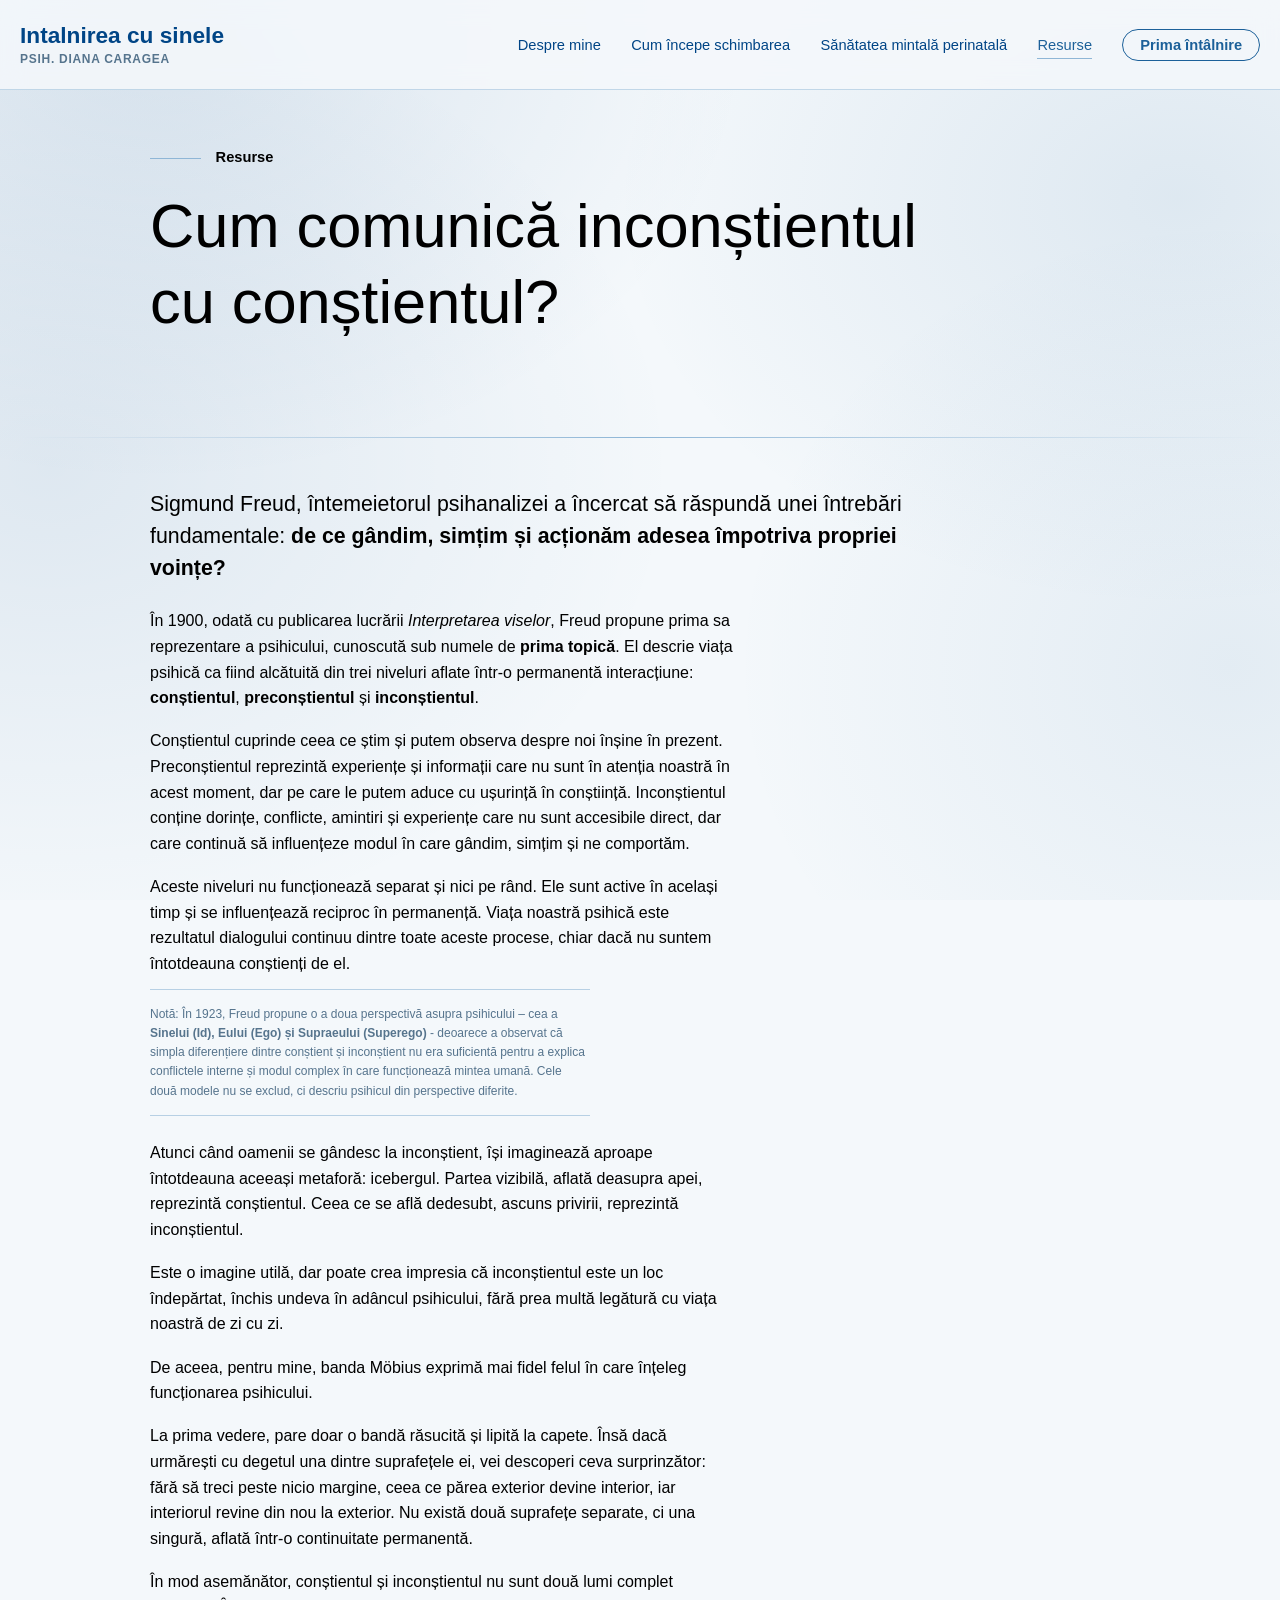
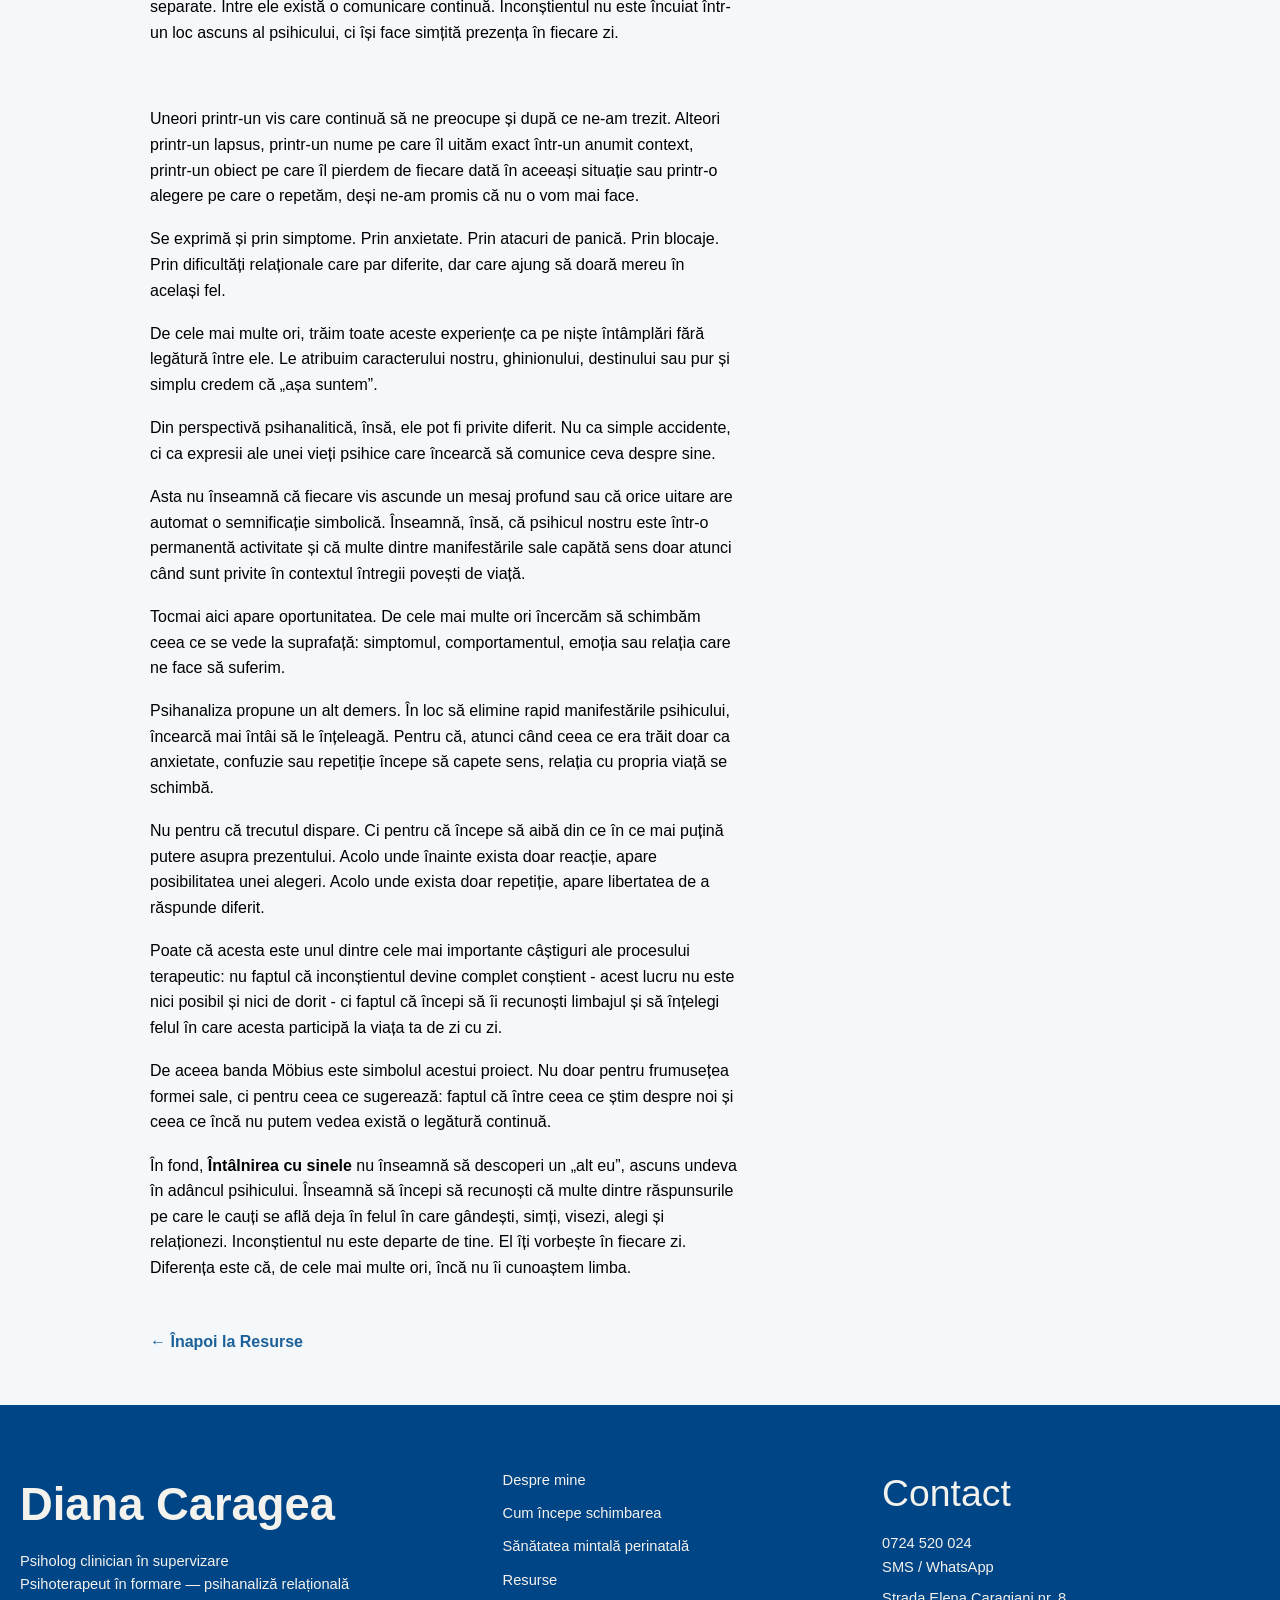
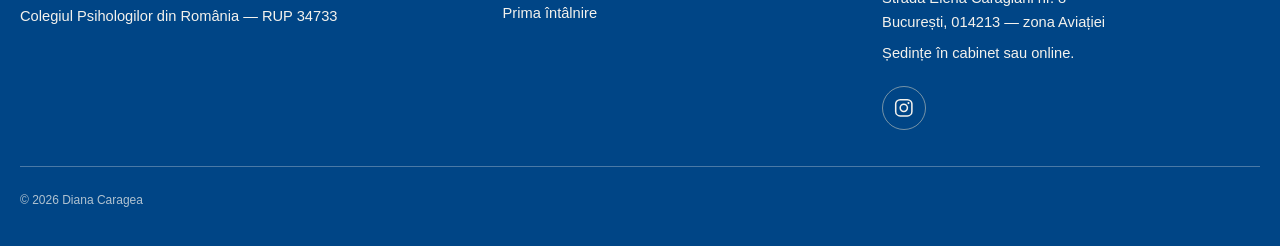
<file: resurse/cum-comunica-inconstientul-cu-constientul.html>
<!DOCTYPE html>
<html lang="ro">
<head>
  <meta charset="UTF-8" />
  <meta name="viewport" content="width=device-width, initial-scale=1.0" />
  <title>Cum comunică inconștientul cu conștientul? — Psih. Diana Caragea</title>
  <meta name="description" content="Inconștientul nu este încuiat într-un loc ascuns al psihicului. Își face simțită prezența în fiecare zi — doar că nu într-un limbaj direct." />

  <link rel="icon" href="data:image/svg+xml,%3Csvg xmlns='http://www.w3.org/2000/svg' viewBox='0 0 32 32'%3E%3Crect width='32' height='32' rx='7' fill='%23004586'/%3E%3Ctext x='16' y='22' font-family='Helvetica,Arial,sans-serif' font-size='17' font-weight='700' fill='%23f4f2ed' text-anchor='middle'%3E%CE%A8%3C/text%3E%3C/svg%3E" />

  <meta property="og:type" content="article" />
  <meta property="og:site_name" content="Întâlnirea cu Sinele — Psih. Diana Caragea" />
  <meta property="og:title" content="Cum comunică inconștientul cu conștientul? — Psih. Diana Caragea" />
  <meta property="og:description" content="Inconștientul nu este încuiat într-un loc ascuns al psihicului. Își face simțită prezența în fiecare zi — doar că nu într-un limbaj direct." />
  <meta property="og:url" content="https://dianacaragea.ro/resurse/cum-comunica-inconstientul-cu-constientul.html" />
  <meta property="og:locale" content="ro_RO" />
  <meta name="twitter:card" content="summary_large_image" />
  <!-- TODO: adaugă o imagine de partajare (1200x630) și decomentează:
       <meta property="og:image" content="https://dianacaragea.ro/images/share.jpg" /> -->

  <link rel="stylesheet" href="../styles.css" />
</head>

<body>
  <a class="skip-link" href="#continut">Sari la conținut</a>

  <header class="site-header" id="siteHeader">
    <div class="wrap">
      <a class="brand" href="../index.html">
        <span class="brand__name">Intalnirea cu sinele</span>
        <span class="brand__role">Psih. Diana Caragea</span>
      </a>

      <nav class="site-nav" aria-label="Navigare principală">
        <ul>
          <li><a href="../despre-mine.html">Despre mine</a></li>
          <li><a href="../cum-incepe-schimbarea.html">Cum începe schimbarea</a></li>
          <li><a href="../sanatate-mintala-perinatala.html">Sănătatea mintală perinatală</a></li>
          <li><a href="../resurse.html" aria-current="page">Resurse</a></li>
          <li><a class="nav-cta" href="../prima-intalnire.html">Prima întâlnire</a></li>
        </ul>
      </nav>
    </div>
  </header>

  <main id="continut">
    <article>
      <section class="section section--hero" aria-labelledby="page-title">
        <div class="hero-band">
          <div class="wrap wrap--narrow">
            <p class="label rise" style="--d: 0.1s">Resurse</p>
            <h1 class="rise" id="page-title" style="--d: 0.25s">Cum comunică inconștientul cu conștientul?</h1>
          </div>
        </div>
      </section>

      <hr class="rule" />

      <section class="section">
        <div class="wrap wrap--narrow">
          <div class="prose">
            <p class="lead reveal">Sigmund Freud, întemeietorul psihanalizei a încercat să răspundă unei întrebări fundamentale: <strong>de ce gândim, simțim și acționăm adesea împotriva propriei voințe?</strong></p>
            <p class="reveal" style="--d: 0.05s">În 1900, odată cu publicarea lucrării <em>Interpretarea viselor</em>, Freud propune prima sa reprezentare a psihicului, cunoscută sub numele de <strong>prima topică</strong>. El descrie viața psihică ca fiind alcătuită din trei niveluri aflate într-o permanentă interacțiune: <strong>conștientul</strong>, <strong>preconștientul</strong> și <strong>inconștientul</strong>.</p>
            <p class="reveal" style="--d: 0.10s">Conștientul cuprinde ceea ce știm și putem observa despre noi înșine în prezent. Preconștientul reprezintă experiențe și informații care nu sunt în atenția noastră în acest moment, dar pe care le putem aduce cu ușurință în conștiință. Inconștientul conține dorințe, conflicte, amintiri și experiențe care nu sunt accesibile direct, dar care continuă să influențeze modul în care gândim, simțim și ne comportăm.</p>
            <p class="reveal" style="--d: 0.15s">Aceste niveluri nu funcționează separat și nici pe rând. Ele sunt active în același timp și se influențează reciproc în permanență. Viața noastră psihică este rezultatul dialogului continuu dintre toate aceste procese, chiar dacă nu suntem întotdeauna conștienți de el.</p>
            <p class="footnote reveal" style="--d: 0.20s">Notă: În 1923, Freud propune o a doua perspectivă asupra psihicului – cea a <strong>Sinelui (Id), Eului (Ego) și Supraeului (Superego)</strong> - deoarece a observat că simpla diferențiere dintre conștient și inconștient nu era suficientă pentru a explica conflictele interne și modul complex în care funcționează mintea umană. Cele două modele nu se exclud, ci descriu psihicul din perspective diferite.</p>
            <p class="reveal" style="--d: 0.25s">Atunci când oamenii se gândesc la inconștient, își imaginează aproape întotdeauna aceeași metaforă: icebergul. Partea vizibilă, aflată deasupra apei, reprezintă conștientul. Ceea ce se află dedesubt, ascuns privirii, reprezintă inconștientul.</p>
            <p class="reveal" style="--d: 0.30s">Este o imagine utilă, dar poate crea impresia că inconștientul este un loc îndepărtat, închis undeva în adâncul psihicului, fără prea multă legătură cu viața noastră de zi cu zi.</p>
            <p class="reveal" style="--d: 0.30s">De aceea, pentru mine, banda Möbius exprimă mai fidel felul în care înțeleg funcționarea psihicului.</p>
            <p class="reveal" style="--d: 0.30s">La prima vedere, pare doar o bandă răsucită și lipită la capete. Însă dacă urmărești cu degetul una dintre suprafețele ei, vei descoperi ceva surprinzător: fără să treci peste nicio margine, ceea ce părea exterior devine interior, iar interiorul revine din nou la exterior. Nu există două suprafețe separate, ci una singură, aflată într-o continuitate permanentă.</p>
            <p class="reveal" style="--d: 0.30s">În mod asemănător, conștientul și inconștientul nu sunt două lumi complet separate. Între ele există o comunicare continuă. Inconștientul nu este încuiat într-un loc ascuns al psihicului, ci își face simțită prezența în fiecare zi.</p>
            <p class="reveal" style="--d: 0.30s">Doar că nu o face într-un limbaj direct. El vorbește prin simboluri.</p>
            <p class="reveal" style="--d: 0.30s">Uneori printr-un vis care continuă să ne preocupe și după ce ne-am trezit. Alteori printr-un lapsus, printr-un nume pe care îl uităm exact într-un anumit context, printr-un obiect pe care îl pierdem de fiecare dată în aceeași situație sau printr-o alegere pe care o repetăm, deși ne-am promis că nu o vom mai face.</p>
            <p class="reveal" style="--d: 0.30s">Se exprimă și prin simptome. Prin anxietate. Prin atacuri de panică. Prin blocaje. Prin dificultăți relaționale care par diferite, dar care ajung să doară mereu în același fel.</p>
            <p class="reveal" style="--d: 0.30s">De cele mai multe ori, trăim toate aceste experiențe ca pe niște întâmplări fără legătură între ele. Le atribuim caracterului nostru, ghinionului, destinului sau pur și simplu credem că „așa suntem”.</p>
            <p class="reveal" style="--d: 0.30s">Din perspectivă psihanalitică, însă, ele pot fi privite diferit. Nu ca simple accidente, ci ca expresii ale unei vieți psihice care încearcă să comunice ceva despre sine.</p>
            <p class="reveal" style="--d: 0.30s">Asta nu înseamnă că fiecare vis ascunde un mesaj profund sau că orice uitare are automat o semnificație simbolică. Înseamnă, însă, că psihicul nostru este într-o permanentă activitate și că multe dintre manifestările sale capătă sens doar atunci când sunt privite în contextul întregii povești de viață.</p>
            <p class="reveal" style="--d: 0.30s">Tocmai aici apare oportunitatea. De cele mai multe ori încercăm să schimbăm ceea ce se vede la suprafață: simptomul, comportamentul, emoția sau relația care ne face să suferim.</p>
            <p class="reveal" style="--d: 0.30s">Psihanaliza propune un alt demers. În loc să elimine rapid manifestările psihicului, încearcă mai întâi să le înțeleagă. Pentru că, atunci când ceea ce era trăit doar ca anxietate, confuzie sau repetiție începe să capete sens, relația cu propria viață se schimbă.</p>
            <p class="reveal" style="--d: 0.30s">Nu pentru că trecutul dispare. Ci pentru că începe să aibă din ce în ce mai puțină putere asupra prezentului. Acolo unde înainte exista doar reacție, apare posibilitatea unei alegeri. Acolo unde exista doar repetiție, apare libertatea de a răspunde diferit.</p>
            <p class="reveal" style="--d: 0.30s">Poate că acesta este unul dintre cele mai importante câștiguri ale procesului terapeutic: nu faptul că inconștientul devine complet conștient - acest lucru nu este nici posibil și nici de dorit - ci faptul că începi să îi recunoști limbajul și să înțelegi felul în care acesta participă la viața ta de zi cu zi.</p>
            <p class="reveal" style="--d: 0.30s">De aceea banda Möbius este simbolul acestui proiect. Nu doar pentru frumusețea formei sale, ci pentru ceea ce sugerează: faptul că între ceea ce știm despre noi și ceea ce încă nu putem vedea există o legătură continuă.</p>
            <p class="reveal" style="--d: 0.30s">În fond, <strong>Întâlnirea cu sinele</strong> nu înseamnă să descoperi un „alt eu”, ascuns undeva în adâncul psihicului. Înseamnă să începi să recunoști că multe dintre răspunsurile pe care le cauți se află deja în felul în care gândești, simți, visezi, alegi și relaționezi. Inconștientul nu este departe de tine. El îți vorbește în fiecare zi. Diferența este că, de cele mai multe ori, încă nu îi cunoaștem limba.</p>
          </div>

          <p class="article-back"><a href="../resurse.html">← Înapoi la Resurse</a></p>
        </div>
      </section>
    </article>
  </main>
  <footer class="site-footer">
    <div class="wrap">
      <div>
        <p class="brand__name">Diana Caragea</p>
        <p>Psiholog clinician în supervizare<br />Psihoterapeut în formare — psihanaliză relațională</p>
        <p>Colegiul Psihologilor din România — RUP&nbsp;34733</p>
      </div>

      <nav aria-label="Navigare secundară">
        <ul>
          <li><a href="../despre-mine.html">Despre mine</a></li>
          <li><a href="../cum-incepe-schimbarea.html">Cum începe schimbarea</a></li>
          <li><a href="../sanatate-mintala-perinatala.html">Sănătatea mintală perinatală</a></li>
          <li><a href="../resurse.html">Resurse</a></li>
          <li><a href="../prima-intalnire.html">Prima întâlnire</a></li>
        </ul>
      </nav>

      <div class="site-footer__contact">
        <h2 class="h3">Contact</h2>
        <p>
          <a href="tel:+40724520024">0724 520 024</a><br />
          SMS / WhatsApp
        </p>
        <p>
          Strada Elena Caragiani nr. 8<br />
          București, 014213 — zona Aviației
        </p>
        <p>Ședințe în cabinet sau online.</p>

        <!-- TODO: înlocuiește cu adresa reală a contului de Instagram -->
        <a class="social" href="https://www.instagram.com/" target="_blank" rel="noopener noreferrer"
           aria-label="Instagram (profilul se deschide într-o filă nouă)">
          <svg viewBox="0 0 24 24" fill="none" stroke="currentColor" stroke-width="1.7"
               stroke-linecap="round" stroke-linejoin="round" aria-hidden="true" focusable="false">
            <rect x="3" y="3" width="18" height="18" rx="5" />
            <circle cx="12" cy="12" r="4" />
            <circle cx="17.2" cy="6.8" r="1.15" fill="currentColor" stroke="none" />
          </svg>
        </a>
      </div>

      <p class="site-footer__legal">© 2026 Diana Caragea</p>
    </div>
  </footer>

  <script src="../site.js"></script>
</body>
</html>
</file>
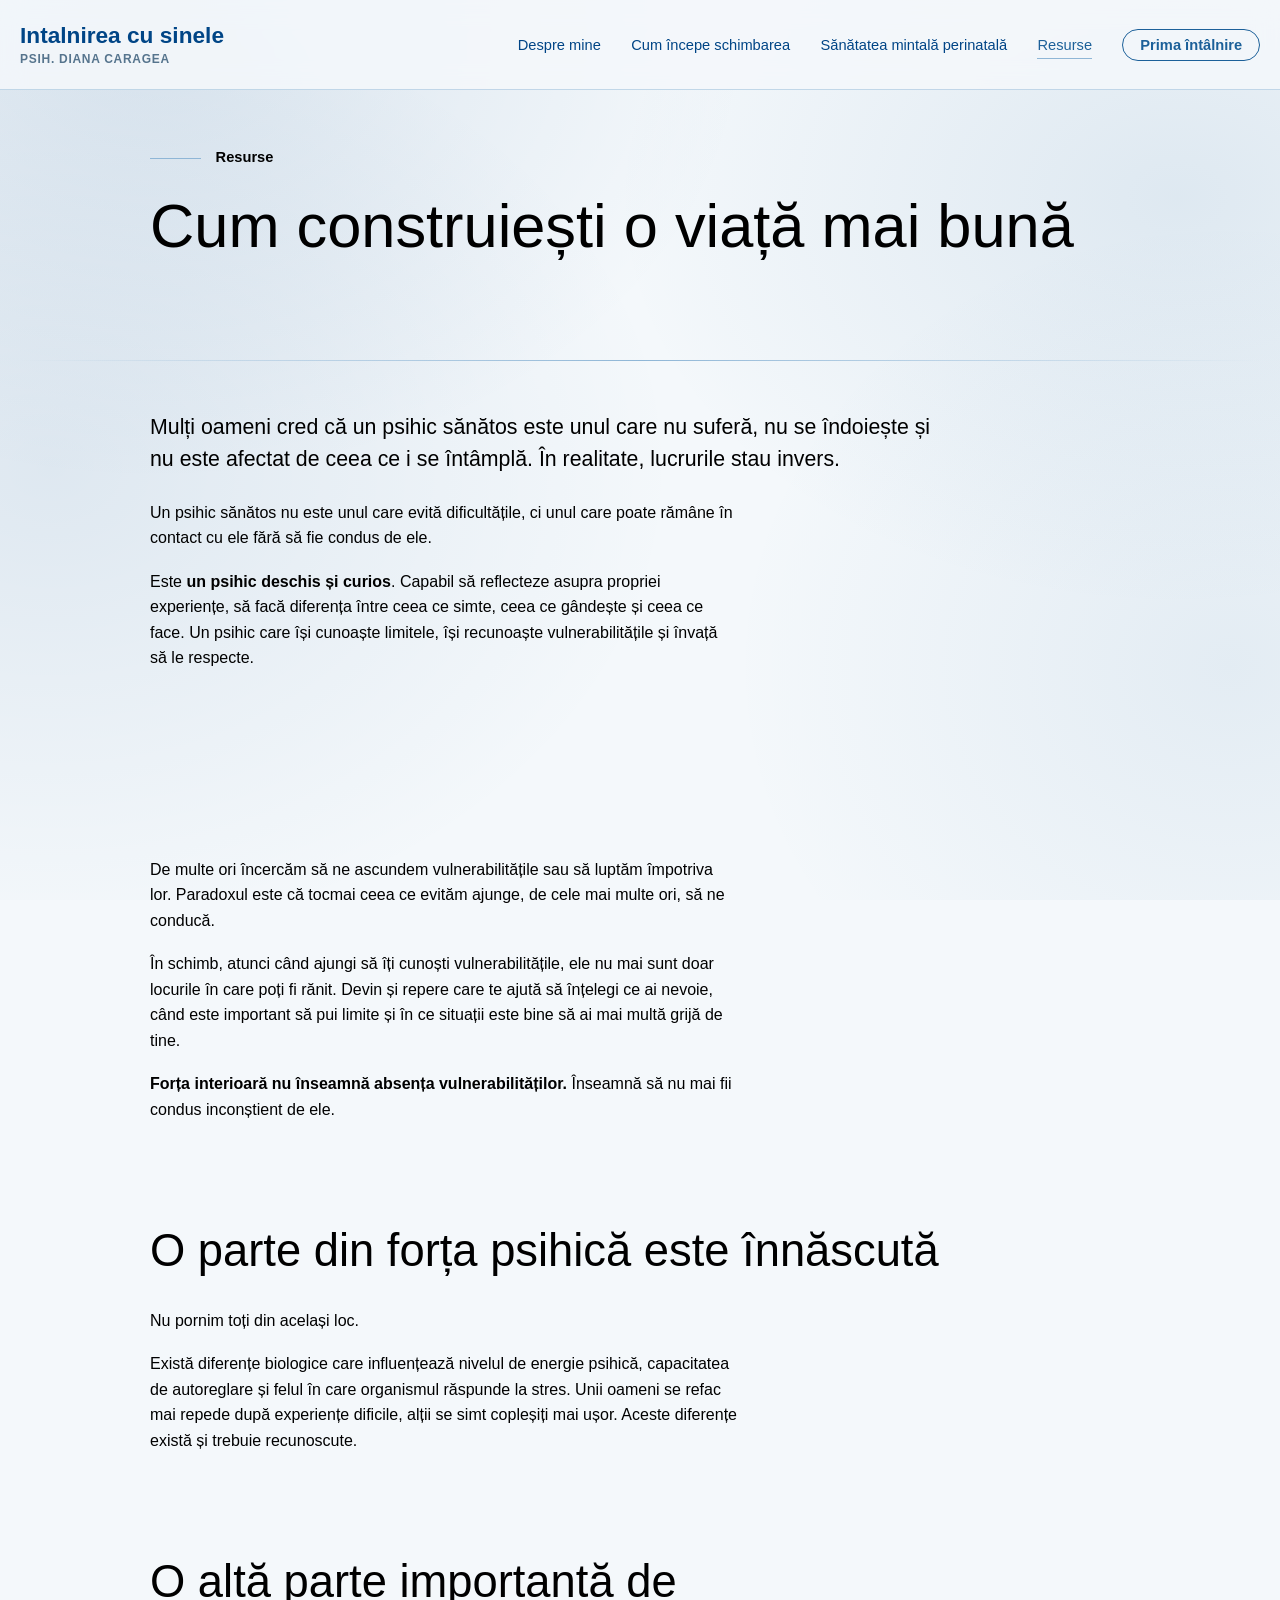
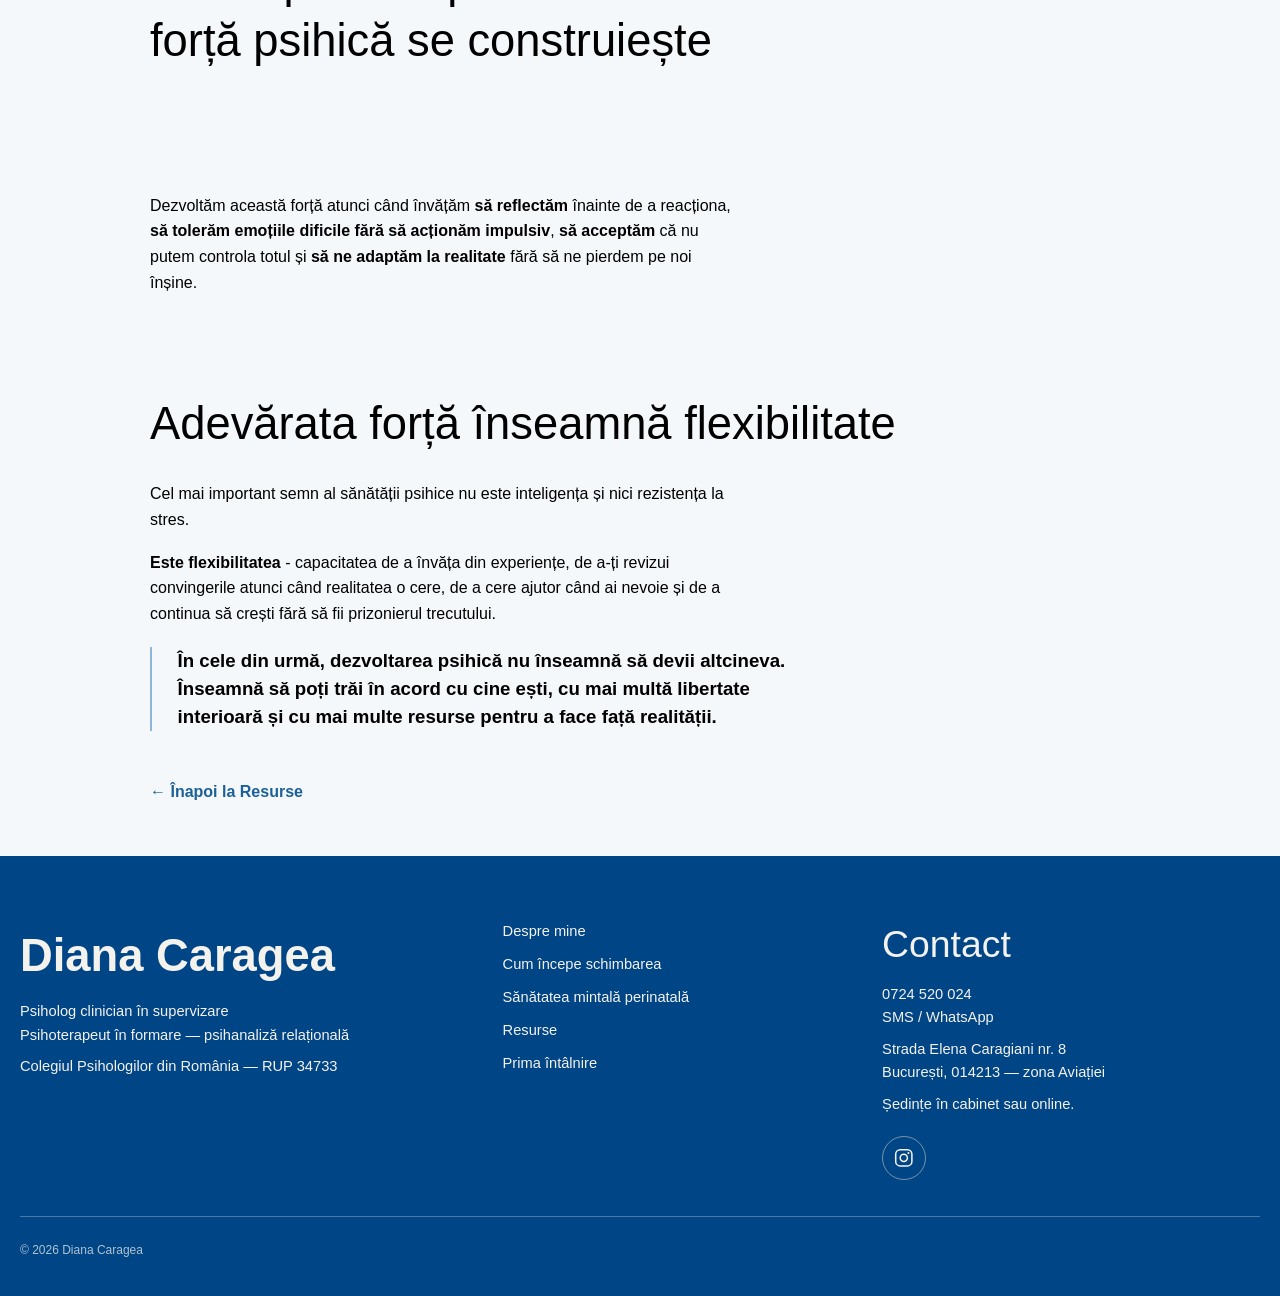
<file: resurse/cum-construiesti-o-viata-mai-buna.html>
<!DOCTYPE html>
<html lang="ro">
<head>
  <meta charset="UTF-8" />
  <meta name="viewport" content="width=device-width, initial-scale=1.0" />
  <title>Cum construiești o viață mai bună — Psih. Diana Caragea</title>
  <meta name="description" content="Un psihic sănătos nu este unul care evită dificultățile, ci unul care poate rămâne în contact cu ele fără să fie condus de ele." />

  <link rel="icon" href="data:image/svg+xml,%3Csvg xmlns='http://www.w3.org/2000/svg' viewBox='0 0 32 32'%3E%3Crect width='32' height='32' rx='7' fill='%23004586'/%3E%3Ctext x='16' y='22' font-family='Helvetica,Arial,sans-serif' font-size='17' font-weight='700' fill='%23f4f2ed' text-anchor='middle'%3E%CE%A8%3C/text%3E%3C/svg%3E" />

  <meta property="og:type" content="article" />
  <meta property="og:site_name" content="Întâlnirea cu Sinele — Psih. Diana Caragea" />
  <meta property="og:title" content="Cum construiești o viață mai bună — Psih. Diana Caragea" />
  <meta property="og:description" content="Un psihic sănătos nu este unul care evită dificultățile, ci unul care poate rămâne în contact cu ele fără să fie condus de ele." />
  <meta property="og:url" content="https://dianacaragea.ro/resurse/cum-construiesti-o-viata-mai-buna.html" />
  <meta property="og:locale" content="ro_RO" />
  <meta name="twitter:card" content="summary_large_image" />
  <!-- TODO: adaugă o imagine de partajare (1200x630) și decomentează:
       <meta property="og:image" content="https://dianacaragea.ro/images/share.jpg" /> -->

  <link rel="stylesheet" href="../styles.css" />
</head>

<body>
  <a class="skip-link" href="#continut">Sari la conținut</a>

  <header class="site-header" id="siteHeader">
    <div class="wrap">
      <a class="brand" href="../index.html">
        <span class="brand__name">Intalnirea cu sinele</span>
        <span class="brand__role">Psih. Diana Caragea</span>
      </a>

      <nav class="site-nav" aria-label="Navigare principală">
        <ul>
          <li><a href="../despre-mine.html">Despre mine</a></li>
          <li><a href="../cum-incepe-schimbarea.html">Cum începe schimbarea</a></li>
          <li><a href="../sanatate-mintala-perinatala.html">Sănătatea mintală perinatală</a></li>
          <li><a href="../resurse.html" aria-current="page">Resurse</a></li>
          <li><a class="nav-cta" href="../prima-intalnire.html">Prima întâlnire</a></li>
        </ul>
      </nav>
    </div>
  </header>

  <main id="continut">
    <article>
      <section class="section section--hero" aria-labelledby="page-title">
        <div class="hero-band">
          <div class="wrap wrap--narrow">
            <p class="label rise" style="--d: 0.1s">Resurse</p>
            <h1 class="rise" id="page-title" style="--d: 0.25s">Cum construiești o viață mai bună</h1>
          </div>
        </div>
      </section>

      <hr class="rule" />

      <section class="section">
        <div class="wrap wrap--narrow">
          <div class="prose">
            <p class="lead reveal">Mulți oameni cred că un psihic sănătos este unul care nu suferă, nu se îndoiește și nu este afectat de ceea ce i se întâmplă. În realitate, lucrurile stau invers.</p>
            <p class="reveal" style="--d: 0.05s">Un psihic sănătos nu este unul care evită dificultățile, ci unul care poate rămâne în contact cu ele fără să fie condus de ele.</p>
            <p class="reveal" style="--d: 0.10s">Este <strong>un psihic deschis și curios</strong>. Capabil să reflecteze asupra propriei experiențe, să facă diferența între ceea ce simte, ceea ce gândește și ceea ce face. Un psihic care își cunoaște limitele, își recunoaște vulnerabilitățile și învață să le respecte.</p>
            <h2 class="h2 reveal" style="--d: 0.15s">Vulnerabilitatea nu este opusul forței</h2>
            <p class="reveal" style="--d: 0.20s">De multe ori încercăm să ne ascundem vulnerabilitățile sau să luptăm împotriva lor. Paradoxul este că tocmai ceea ce evităm ajunge, de cele mai multe ori, să ne conducă.</p>
            <p class="reveal" style="--d: 0.25s">În schimb, atunci când ajungi să îți cunoști vulnerabilitățile, ele nu mai sunt doar locurile în care poți fi rănit. Devin și repere care te ajută să înțelegi ce ai nevoie, când este important să pui limite și în ce situații este bine să ai mai multă grijă de tine.</p>
            <p class="reveal" style="--d: 0.30s"><strong>Forța interioară nu înseamnă absența vulnerabilităților.</strong> Înseamnă să nu mai fii condus inconștient de ele.</p>
            <h2 class="h2 reveal" style="--d: 0.30s">O parte din forța psihică este înnăscută</h2>
            <p class="reveal" style="--d: 0.30s">Nu pornim toți din același loc.</p>
            <p class="reveal" style="--d: 0.30s">Există diferențe biologice care influențează nivelul de energie psihică, capacitatea de autoreglare și felul în care organismul răspunde la stres. Unii oameni se refac mai repede după experiențe dificile, alții se simt copleșiți mai ușor. Aceste diferențe există și trebuie recunoscute.</p>
            <h2 class="h2 reveal" style="--d: 0.30s">O altă parte importantă de forță psihică se construiește</h2>
            <p class="reveal" style="--d: 0.30s">Dincolo de ceea ce primim la naștere, există o forță psihică pe care o dezvoltăm de-a lungul vieții. Ea se construiește prin exersare în relații cu cei din jur și prin curiozitatea de a ne cunoaște pe noi înșine.</p>
            <p class="reveal" style="--d: 0.30s">Dezvoltăm această forță atunci când învățăm <strong>să reflectăm</strong> înainte de a reacționa, <strong>să tolerăm emoțiile dificile fără să acționăm impulsiv</strong>, <strong>să acceptăm</strong> că nu putem controla totul și <strong>să ne adaptăm la realitate</strong> fără să ne pierdem pe noi înșine.</p>
            <h2 class="h2 reveal" style="--d: 0.30s">Adevărata forță înseamnă flexibilitate</h2>
            <p class="reveal" style="--d: 0.30s">Cel mai important semn al sănătății psihice nu este inteligența și nici rezistența la stres.</p>
            <p class="reveal" style="--d: 0.30s"><strong>Este flexibilitatea</strong> - capacitatea de a învăța din experiențe, de a-ți revizui convingerile atunci când realitatea o cere, de a cere ajutor când ai nevoie și de a continua să crești fără să fii prizonierul trecutului.</p>
            <p class="statement reveal" style="--d: 0.30s">În cele din urmă, dezvoltarea psihică nu înseamnă să devii altcineva. Înseamnă să poți trăi în acord cu cine ești, cu mai multă libertate interioară și cu mai multe resurse pentru a face față realității.</p>
          </div>

          <p class="article-back"><a href="../resurse.html">← Înapoi la Resurse</a></p>
        </div>
      </section>
    </article>
  </main>
  <footer class="site-footer">
    <div class="wrap">
      <div>
        <p class="brand__name">Diana Caragea</p>
        <p>Psiholog clinician în supervizare<br />Psihoterapeut în formare — psihanaliză relațională</p>
        <p>Colegiul Psihologilor din România — RUP&nbsp;34733</p>
      </div>

      <nav aria-label="Navigare secundară">
        <ul>
          <li><a href="../despre-mine.html">Despre mine</a></li>
          <li><a href="../cum-incepe-schimbarea.html">Cum începe schimbarea</a></li>
          <li><a href="../sanatate-mintala-perinatala.html">Sănătatea mintală perinatală</a></li>
          <li><a href="../resurse.html">Resurse</a></li>
          <li><a href="../prima-intalnire.html">Prima întâlnire</a></li>
        </ul>
      </nav>

      <div class="site-footer__contact">
        <h2 class="h3">Contact</h2>
        <p>
          <a href="tel:+40724520024">0724 520 024</a><br />
          SMS / WhatsApp
        </p>
        <p>
          Strada Elena Caragiani nr. 8<br />
          București, 014213 — zona Aviației
        </p>
        <p>Ședințe în cabinet sau online.</p>

        <!-- TODO: înlocuiește cu adresa reală a contului de Instagram -->
        <a class="social" href="https://www.instagram.com/" target="_blank" rel="noopener noreferrer"
           aria-label="Instagram (profilul se deschide într-o filă nouă)">
          <svg viewBox="0 0 24 24" fill="none" stroke="currentColor" stroke-width="1.7"
               stroke-linecap="round" stroke-linejoin="round" aria-hidden="true" focusable="false">
            <rect x="3" y="3" width="18" height="18" rx="5" />
            <circle cx="12" cy="12" r="4" />
            <circle cx="17.2" cy="6.8" r="1.15" fill="currentColor" stroke="none" />
          </svg>
        </a>
      </div>

      <p class="site-footer__legal">© 2026 Diana Caragea</p>
    </div>
  </footer>

  <script src="../site.js"></script>
</body>
</html>
</file>
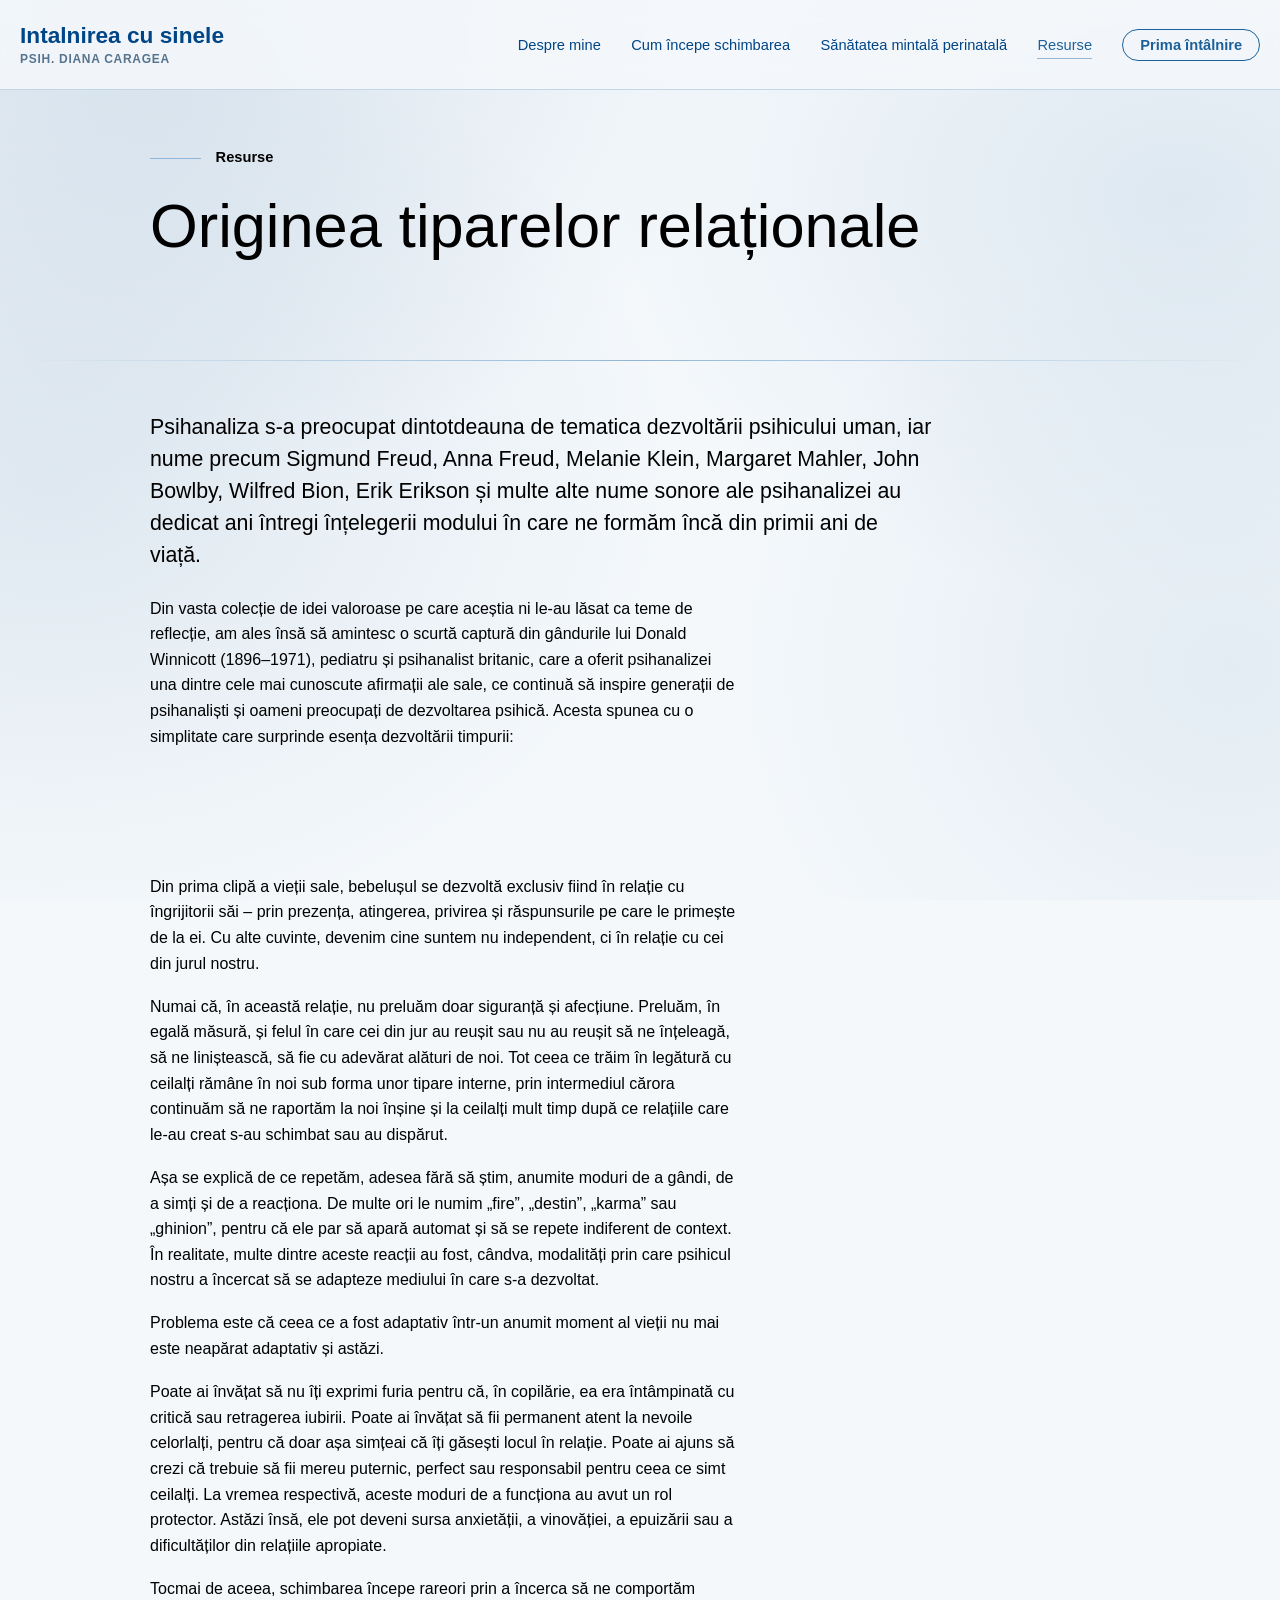
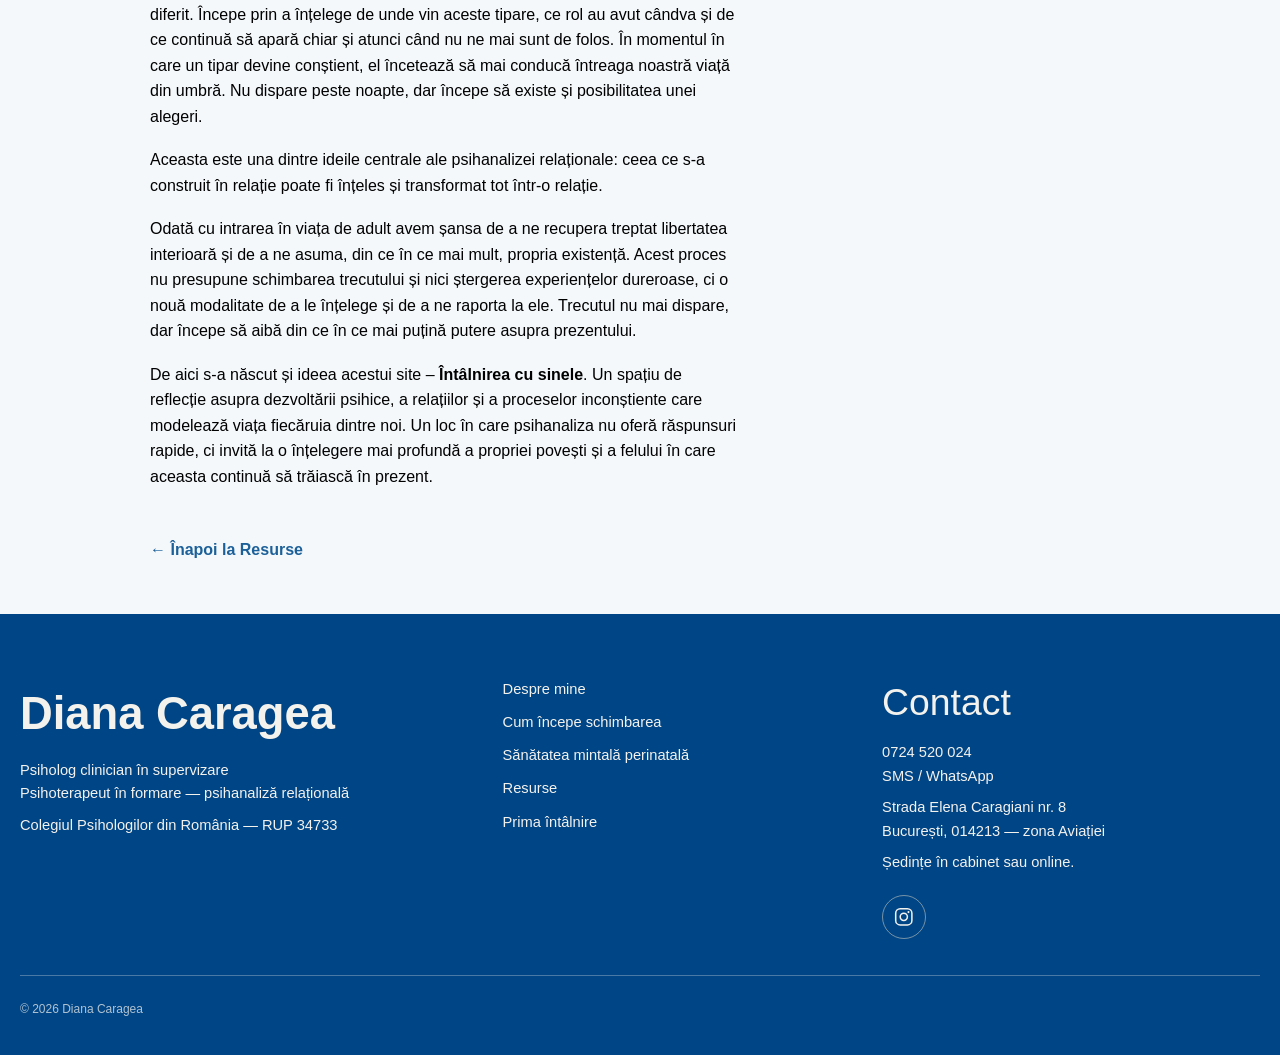
<file: resurse/originea-tiparelor-relationale.html>
<!DOCTYPE html>
<html lang="ro">
<head>
  <meta charset="UTF-8" />
  <meta name="viewport" content="width=device-width, initial-scale=1.0" />
  <title>Originea tiparelor relaționale — Psih. Diana Caragea</title>
  <meta name="description" content="Devenim cine suntem nu independent, ci în relație cu cei din jurul nostru — iar ceea ce s-a construit în relație poate fi înțeles și transformat tot într-o relație." />

  <link rel="icon" href="data:image/svg+xml,%3Csvg xmlns='http://www.w3.org/2000/svg' viewBox='0 0 32 32'%3E%3Crect width='32' height='32' rx='7' fill='%23004586'/%3E%3Ctext x='16' y='22' font-family='Helvetica,Arial,sans-serif' font-size='17' font-weight='700' fill='%23f4f2ed' text-anchor='middle'%3E%CE%A8%3C/text%3E%3C/svg%3E" />

  <meta property="og:type" content="article" />
  <meta property="og:site_name" content="Întâlnirea cu Sinele — Psih. Diana Caragea" />
  <meta property="og:title" content="Originea tiparelor relaționale — Psih. Diana Caragea" />
  <meta property="og:description" content="Devenim cine suntem nu independent, ci în relație cu cei din jurul nostru — iar ceea ce s-a construit în relație poate fi înțeles și transformat tot într-o relație." />
  <meta property="og:url" content="https://dianacaragea.ro/resurse/originea-tiparelor-relationale.html" />
  <meta property="og:locale" content="ro_RO" />
  <meta name="twitter:card" content="summary_large_image" />
  <!-- TODO: adaugă o imagine de partajare (1200x630) și decomentează:
       <meta property="og:image" content="https://dianacaragea.ro/images/share.jpg" /> -->

  <link rel="stylesheet" href="../styles.css" />
</head>

<body>
  <a class="skip-link" href="#continut">Sari la conținut</a>

  <header class="site-header" id="siteHeader">
    <div class="wrap">
      <a class="brand" href="../index.html">
        <span class="brand__name">Intalnirea cu sinele</span>
        <span class="brand__role">Psih. Diana Caragea</span>
      </a>

      <nav class="site-nav" aria-label="Navigare principală">
        <ul>
          <li><a href="../despre-mine.html">Despre mine</a></li>
          <li><a href="../cum-incepe-schimbarea.html">Cum începe schimbarea</a></li>
          <li><a href="../sanatate-mintala-perinatala.html">Sănătatea mintală perinatală</a></li>
          <li><a href="../resurse.html" aria-current="page">Resurse</a></li>
          <li><a class="nav-cta" href="../prima-intalnire.html">Prima întâlnire</a></li>
        </ul>
      </nav>
    </div>
  </header>

  <main id="continut">
    <article>
      <section class="section section--hero" aria-labelledby="page-title">
        <div class="hero-band">
          <div class="wrap wrap--narrow">
            <p class="label rise" style="--d: 0.1s">Resurse</p>
            <h1 class="rise" id="page-title" style="--d: 0.25s">Originea tiparelor relaționale</h1>
          </div>
        </div>
      </section>

      <hr class="rule" />

      <section class="section">
        <div class="wrap wrap--narrow">
          <div class="prose">
            <p class="lead reveal">Psihanaliza s-a preocupat dintotdeauna de tematica dezvoltării psihicului uman, iar nume precum Sigmund Freud, Anna Freud, Melanie Klein, Margaret Mahler, John Bowlby, Wilfred Bion, Erik Erikson și multe alte nume sonore ale psihanalizei au dedicat ani întregi înțelegerii modului în care ne formăm încă din primii ani de viață.</p>
            <p class="reveal" style="--d: 0.05s">Din vasta colecție de idei valoroase pe care aceștia ni le-au lăsat ca teme de reflecție, am ales însă să amintesc o scurtă captură din gândurile lui Donald Winnicott (1896–1971), pediatru și psihanalist britanic, care a oferit psihanalizei una dintre cele mai cunoscute afirmații ale sale, ce continuă să inspire generații de psihanaliști și oameni preocupați de dezvoltarea psihică. Acesta spunea cu o simplitate care surprinde esența dezvoltării timpurii:</p>
            <p class="statement reveal" style="--d: 0.10s">„Nu există așa ceva ca un bebeluș. Ori de câte ori vezi un bebeluș, vezi și îngrijirea maternă.” (Winnicott, 1965)</p>
            <p class="reveal" style="--d: 0.15s">Din prima clipă a vieții sale, bebelușul se dezvoltă exclusiv fiind în relație cu îngrijitorii săi – prin prezența, atingerea, privirea și răspunsurile pe care le primește de la ei. Cu alte cuvinte, devenim cine suntem nu independent, ci în relație cu cei din jurul nostru.</p>
            <p class="reveal" style="--d: 0.20s">Numai că, în această relație, nu preluăm doar siguranță și afecțiune. Preluăm, în egală măsură, și felul în care cei din jur au reușit sau nu au reușit să ne înțeleagă, să ne liniștească, să fie cu adevărat alături de noi. Tot ceea ce trăim în legătură cu ceilalți rămâne în noi sub forma unor tipare interne, prin intermediul cărora continuăm să ne raportăm la noi înșine și la ceilalți mult timp după ce relațiile care le-au creat s-au schimbat sau au dispărut.</p>
            <p class="reveal" style="--d: 0.25s">Așa se explică de ce repetăm, adesea fără să știm, anumite moduri de a gândi, de a simți și de a reacționa. De multe ori le numim „fire”, „destin”, „karma” sau „ghinion”, pentru că ele par să apară automat și să se repete indiferent de context. În realitate, multe dintre aceste reacții au fost, cândva, modalități prin care psihicul nostru a încercat să se adapteze mediului în care s-a dezvoltat.</p>
            <p class="reveal" style="--d: 0.30s">Problema este că ceea ce a fost adaptativ într-un anumit moment al vieții nu mai este neapărat adaptativ și astăzi.</p>
            <p class="reveal" style="--d: 0.30s">Poate ai învățat să nu îți exprimi furia pentru că, în copilărie, ea era întâmpinată cu critică sau retragerea iubirii. Poate ai învățat să fii permanent atent la nevoile celorlalți, pentru că doar așa simțeai că îți găsești locul în relație. Poate ai ajuns să crezi că trebuie să fii mereu puternic, perfect sau responsabil pentru ceea ce simt ceilalți. La vremea respectivă, aceste moduri de a funcționa au avut un rol protector. Astăzi însă, ele pot deveni sursa anxietății, a vinovăției, a epuizării sau a dificultăților din relațiile apropiate.</p>
            <p class="reveal" style="--d: 0.30s">Tocmai de aceea, schimbarea începe rareori prin a încerca să ne comportăm diferit. Începe prin a înțelege de unde vin aceste tipare, ce rol au avut cândva și de ce continuă să apară chiar și atunci când nu ne mai sunt de folos. În momentul în care un tipar devine conștient, el încetează să mai conducă întreaga noastră viață din umbră. Nu dispare peste noapte, dar începe să existe și posibilitatea unei alegeri.</p>
            <p class="reveal" style="--d: 0.30s">Aceasta este una dintre ideile centrale ale psihanalizei relaționale: ceea ce s-a construit în relație poate fi înțeles și transformat tot într-o relație.</p>
            <p class="reveal" style="--d: 0.30s">Odată cu intrarea în viața de adult avem șansa de a ne recupera treptat libertatea interioară și de a ne asuma, din ce în ce mai mult, propria existență. Acest proces nu presupune schimbarea trecutului și nici ștergerea experiențelor dureroase, ci o nouă modalitate de a le înțelege și de a ne raporta la ele. Trecutul nu mai dispare, dar începe să aibă din ce în ce mai puțină putere asupra prezentului.</p>
            <p class="reveal" style="--d: 0.30s">De aici s-a născut și ideea acestui site – <strong>Întâlnirea cu sinele</strong>. Un spațiu de reflecție asupra dezvoltării psihice, a relațiilor și a proceselor inconștiente care modelează viața fiecăruia dintre noi. Un loc în care psihanaliza nu oferă răspunsuri rapide, ci invită la o înțelegere mai profundă a propriei povești și a felului în care aceasta continuă să trăiască în prezent.</p>
          </div>

          <p class="article-back"><a href="../resurse.html">← Înapoi la Resurse</a></p>
        </div>
      </section>
    </article>
  </main>
  <footer class="site-footer">
    <div class="wrap">
      <div>
        <p class="brand__name">Diana Caragea</p>
        <p>Psiholog clinician în supervizare<br />Psihoterapeut în formare — psihanaliză relațională</p>
        <p>Colegiul Psihologilor din România — RUP&nbsp;34733</p>
      </div>

      <nav aria-label="Navigare secundară">
        <ul>
          <li><a href="../despre-mine.html">Despre mine</a></li>
          <li><a href="../cum-incepe-schimbarea.html">Cum începe schimbarea</a></li>
          <li><a href="../sanatate-mintala-perinatala.html">Sănătatea mintală perinatală</a></li>
          <li><a href="../resurse.html">Resurse</a></li>
          <li><a href="../prima-intalnire.html">Prima întâlnire</a></li>
        </ul>
      </nav>

      <div class="site-footer__contact">
        <h2 class="h3">Contact</h2>
        <p>
          <a href="tel:+40724520024">0724 520 024</a><br />
          SMS / WhatsApp
        </p>
        <p>
          Strada Elena Caragiani nr. 8<br />
          București, 014213 — zona Aviației
        </p>
        <p>Ședințe în cabinet sau online.</p>

        <!-- TODO: înlocuiește cu adresa reală a contului de Instagram -->
        <a class="social" href="https://www.instagram.com/" target="_blank" rel="noopener noreferrer"
           aria-label="Instagram (profilul se deschide într-o filă nouă)">
          <svg viewBox="0 0 24 24" fill="none" stroke="currentColor" stroke-width="1.7"
               stroke-linecap="round" stroke-linejoin="round" aria-hidden="true" focusable="false">
            <rect x="3" y="3" width="18" height="18" rx="5" />
            <circle cx="12" cy="12" r="4" />
            <circle cx="17.2" cy="6.8" r="1.15" fill="currentColor" stroke="none" />
          </svg>
        </a>
      </div>

      <p class="site-footer__legal">© 2026 Diana Caragea</p>
    </div>
  </footer>

  <script src="../site.js"></script>
</body>
</html>
</file>
<file: styles.css>
/* Shared styles
   Typography is Helvetica throughout (the source PDFs set Georgia for
   headings and Arial for the rest; Helvetica is the house face).
   Sizes are the documents' own point sizes, multiplied by --scale (display
   type) or --scale-body (running copy). */

:root {
  /* #004586 anchors the system as the darkest tone; everything else is a
     lighter step of the same hue (209°) so the page stays monochromatic. */
  --navy: #004586;
  --navy-lift: #0d5a99;
  --accent: #1c6099;
  --accent-soft: #8fb6d6;
  --paper: #f4f8fb;
  --paper-deep: #e6eef6;
  --off-white: #f4f2ed;                     /* footer text on navy */
  --off-white-soft: rgba(244, 242, 237, 0.72);
  --ink: #000000;        /* headings, titles and labels */
  --ink-soft: #000000;   /* running copy */
  --muted: #56748d;

  /* Helvetica throughout. The source documents' point sizes are the base; --scale
     multiplies all of them at once, so their ratios never change.
     --scale: 1 = the PDF's own sizes, 2 = twice that. */
  /* 2 on desktop, stepped down on smaller screens: a 61px headline over 15px
     body copy is a 4x jump that overwhelms a phone. Ratios are untouched —
     every size is derived from --scale. */
  --scale: 1.35;
  /* Running copy is deliberately NOT tied to --scale: display type steps down
     on small screens, but paragraphs must stay at a readable size everywhere.
     At the desktop --scale of 2 this is half of it, as before. */
  --scale-body: 1;
  --sans: Helvetica, "Helvetica Neue", Arial, "Liberation Sans", sans-serif;
  /* headings only — Helvetica Neue is listed first because plain Helvetica has
     no Light cut; weight 300 then resolves to Helvetica Neue Light */
  --display: "Helvetica Neue", Helvetica, Arial, "Liberation Sans", sans-serif;
  --fs-h1: calc(23pt * var(--scale));        /* 22.98pt in the source */
  --fs-h2-lg: calc(23pt * var(--scale));     /* 22.98pt in the source */
  --fs-h2: calc(17pt * var(--scale));        /* 16.98pt in the source */
  --fs-hero-sub: calc(14pt * var(--scale));  /* 13.98pt in the source, regular */
  --fs-body: calc(12pt * var(--scale-body));      /* 12pt in the source */
  --fs-body-sm: calc(11pt * var(--scale-body));   /* 10.98pt — opening block */
  --fs-label: calc(11pt * var(--scale-body));     /* 10.98pt — bold */
  --fs-btn: calc(12pt * var(--scale-body));       /* 12pt — bold */
  --fs-btn-lg: calc(14pt * var(--scale-body));    /* 13.98pt — bold */
  --fs-btn-sm: calc(10pt * var(--scale-body));    /* 10.02pt — bold */
  --fs-note: calc(9pt * var(--scale-body));       /* 9pt — callout */
  --fs-note-lg: calc(10pt * var(--scale-body));   /* 10.02pt */
  --fs-micro: calc(9pt * var(--scale-body));      /* 9pt — role line, legal */
  /* the fixed header sits outside --scale on purpose: it is pinned to the
     top of the viewport, so scaling it costs viewport height on every
     screen. These stay at the document's base sizes. */
  --fs-nav: 11pt;
  --fs-brand: 17pt;
  --fs-brand-role: 9pt;

  --measure: 66ch;
  --ease: cubic-bezier(0.22, 0.75, 0.28, 1);
}

@media (min-width: 700px) {
  :root { --scale: 1.6; }
}

@media (min-width: 1100px) {
  :root { --scale: 2; }
}

/* in-page anchors must clear the sticky header */
:target {
  scroll-margin-top: 7rem;
}

/* keyboard users shouldn't have to tab the whole menu on every page */
.skip-link {
  position: absolute;
  left: 50%;
  top: 0;
  transform: translate(-50%, -120%);
  z-index: 50;
  padding: 0.75em 1.5em;
  background: var(--navy);
  color: var(--off-white);
  font-weight: 700;
  text-decoration: none;
  border-radius: 0 0 8px 8px;
  transition: transform 0.25s var(--ease);
}

.skip-link:focus {
  transform: translate(-50%, 0);
}

*,
*::before,
*::after {
  box-sizing: border-box;
  margin: 0;
  padding: 0;
}

html {
  scroll-behavior: smooth;
}

body {
  color: var(--ink-soft);
  font-family: var(--sans);
  font-size: var(--fs-body);
  line-height: 1.6;
  -webkit-font-smoothing: antialiased;
  overflow-x: hidden;
  background-color: var(--paper);
  background-image:
    radial-gradient(60rem 45rem at 12% 4%, rgba(0, 69, 134, 0.11), transparent 62%),
    radial-gradient(55rem 40rem at 92% 22%, rgba(28, 96, 153, 0.10), transparent 64%),
    radial-gradient(65rem 50rem at 4% 52%, rgba(0, 69, 134, 0.09), transparent 60%),
    radial-gradient(50rem 45rem at 96% 74%, rgba(28, 96, 153, 0.08), transparent 62%);
  background-attachment: fixed;
}

img {
  display: block;
  max-width: 100%;
}

em,
i,
cite {
  font-style: normal;
}

/* the exception: inside an article, italics carry meaning — book titles and
   psychoanalytic terms (holding, reverie, spațiu potențial) */
article em,
article i,
article cite {
  font-style: italic;
}

::selection {
  background: rgba(143, 182, 214, 0.45);
}

:focus-visible {
  outline: 2px solid var(--accent);
  outline-offset: 4px;
}

/* ============================================================
   LAYOUT
   ============================================================ */

.wrap {
  width: min(100% - 2.5rem, 1320px);
  margin-inline: auto;
}

.wrap--narrow {
  width: min(100% - 2.5rem, 980px);
}

.section {
  position: relative;
  padding-block: clamp(1.75rem, 4vw, 3.5rem);
}

.prose p {
  max-width: var(--measure);
}

.prose p + p {
  margin-top: 1.1em;
}

.prose strong {
  font-weight: 700;
  color: inherit;
}

/* ============================================================
   TYPE — sizes taken from the source document
   ============================================================ */

/* Bold 11pt section label */
.label {
  display: flex;
  align-items: center;
  gap: 0.9rem;
  font-family: var(--sans);
  font-weight: 700;
  font-size: var(--fs-label);
  color: var(--ink);
}

.label::before {
  content: "";
  width: clamp(1.75rem, 4vw, 3.25rem);
  height: 1px;
  background: var(--accent-soft);
  flex: none;
}

.label--center {
  justify-content: center;
}

.label--center::after {
  content: "";
  width: clamp(1.75rem, 4vw, 3.25rem);
  height: 1px;
  background: var(--accent-soft);
  flex: none;
}

/* Display heading — 23pt bold */
h1,
.h2-lg {
  font-family: var(--display);
  font-weight: 300;
  font-size: var(--fs-h1);
  line-height: 1.25;
  color: var(--ink);
  text-wrap: balance;
}

/* Section heading — 17pt */
.h2 {
  font-family: var(--display);
  font-weight: 300;
  font-size: var(--fs-h2);
  line-height: 1.3;
  color: var(--ink);
  text-wrap: balance;
}

/* Subtitle — 14pt regular */
.hero__sub {
  font-family: var(--sans);
  font-weight: 400;
  font-size: var(--fs-hero-sub);
  line-height: 1.45;
  color: var(--ink);
  margin-top: 0.9rem;
}

.text-sm {
  font-size: var(--fs-body-sm);
}

.callout {
  max-width: var(--measure);
  margin-top: 1.75rem;
  font-size: var(--fs-note);
  line-height: 1.5;
}

.callout strong {
  font-family: var(--sans);
  font-weight: 700;
  color: inherit;
}

.media-label {
  font-family: var(--sans);
  font-size: var(--fs-label);
  color: var(--muted);
}

/* ============================================================
   ORNAMENT
   ============================================================ */

.rule {
  width: min(100% - 2.5rem, 1320px);
  margin-inline: auto;
  border: 0;
  height: 1px;
  background: linear-gradient(90deg, transparent, var(--accent-soft), transparent);
}

/* ============================================================
   BUTTONS — bold, sized per the documents
   ============================================================ */

.actions {
  display: flex;
  flex-wrap: wrap;
  align-items: center;
  gap: 1rem 1.5rem;
  margin-top: 2rem;
}

.btn {
  position: relative;
  isolation: isolate;
  display: inline-flex;
  align-items: center;
  gap: 0.7em;
  overflow: hidden;
  font-family: var(--sans);
  font-weight: 700;
  font-size: var(--fs-btn);
  text-decoration: none;
  padding: 0.85em 1.7em;
  border: 1px solid var(--accent);
  border-radius: 999px;
  transition: color 0.45s var(--ease), border-color 0.45s var(--ease),
    transform 0.45s var(--ease), box-shadow 0.45s var(--ease);
}

.btn::before {
  content: "";
  position: absolute;
  inset: 0;
  z-index: -1;
  background: var(--navy);
  transform: translateX(-101%);
  transition: transform 0.55s var(--ease);
}

.btn:hover::before,
.btn:focus-visible::before {
  transform: translateX(0);
}

.btn:hover,
.btn:focus-visible {
  color: var(--paper);
  border-color: var(--navy);
  transform: translateY(-2px);
  box-shadow: 0 14px 30px rgba(0, 69, 134, 0.16);
}

.btn__arrow {
  transition: transform 0.45s var(--ease);
}

.btn:hover .btn__arrow,
.btn:focus-visible .btn__arrow {
  transform: translateX(5px);
}

.btn--primary {
  color: var(--paper);
  background: var(--accent);
}

.btn--ghost {
  color: var(--accent);
  background: transparent;
}

.btn--lg {
  font-size: var(--fs-btn-lg);
}

.btn--sm {
  font-size: var(--fs-btn-sm);
}

/* ============================================================
   HEADER
   ============================================================ */

.site-header {
  position: sticky;
  top: 0;
  z-index: 20;
  background: rgba(244, 248, 251, 0.88);
  backdrop-filter: blur(12px);
  border-bottom: 1px solid rgba(143, 182, 214, 0.5);
  transition: background-color 0.4s var(--ease), box-shadow 0.4s var(--ease);
}

.site-header .wrap {
  display: flex;
  flex-wrap: wrap;
  align-items: center;
  justify-content: space-between;
  gap: 0.5rem 2rem;
  padding-block: clamp(0.9rem, 2vw, 1.4rem);
  transition: padding 0.5s var(--ease);
}

.site-header.is-stuck {
  background: rgba(244, 248, 251, 0.96);
  box-shadow: 0 10px 30px rgba(0, 69, 134, 0.09);
}

.site-header.is-stuck .wrap {
  padding-block: 0.7rem;
}

.brand {
  text-decoration: none;
  color: inherit;
  line-height: 1.15;
}

/* the brand keeps the palette colour — it is the identity mark, not a heading */
.brand__name {
  display: block;
  font-family: var(--sans);
  font-weight: 700;
  font-size: var(--fs-brand);
  color: var(--navy);
}

.brand__role {
  display: block;
  font-family: var(--sans);
  font-weight: 700;
  font-size: var(--fs-brand-role);
  letter-spacing: 0.06em;
  text-transform: uppercase;
  color: var(--muted);
  margin-top: 0.4em;
}

.site-nav ul {
  display: flex;
  flex-wrap: wrap;
  align-items: center;
  gap: 0.4rem 1.9rem;
  list-style: none;
}

.site-nav a {
  position: relative;
  font-family: var(--sans);
  font-size: var(--fs-nav);
  text-decoration: none;
  color: var(--navy);
  padding-block: 0.4em;
  transition: color 0.4s var(--ease);
}

.site-nav a::after {
  content: "";
  position: absolute;
  left: 0;
  bottom: 0;
  width: 100%;
  height: 1px;
  background: var(--accent);
  transform: scaleX(0);
  transform-origin: right;
  transition: transform 0.45s var(--ease);
}

.site-nav a:hover,
.site-nav a:focus-visible {
  color: var(--accent);
}

.site-nav a:hover::after,
.site-nav a:focus-visible::after {
  transform: scaleX(1);
  transform-origin: left;
}

/* the page you are on */
.site-nav a[aria-current="page"] {
  color: var(--accent);
}

.site-nav a[aria-current="page"]::after {
  transform: scaleX(1);
  background: var(--accent-soft);
}

/* the booking link is an action, not a destination */
.site-nav .nav-cta {
  font-weight: 700;
  padding: 0.5em 1.15em;
  border: 1px solid var(--accent);
  border-radius: 999px;
  color: var(--accent);
  transition: background-color 0.4s var(--ease), color 0.4s var(--ease);
}

.site-nav .nav-cta::after {
  display: none;
}

.site-nav .nav-cta:hover,
.site-nav .nav-cta:focus-visible {
  background: var(--accent);
  color: var(--paper);
}

/* ============================================================
   HERO
   ============================================================ */

/* section 1 opens on the photograph and continues straight into its text —
   one section, not two */
.section--hero {
  padding-top: 0;
}

.hero-band {
  position: relative;
  overflow: hidden;
  isolation: isolate;
}

.hero-band .wrap {
  position: relative;
  /* the bottom padding gives the media column and its drifting ring room to
     sit fully inside the band, which clips its overflow */
  padding-block: clamp(2rem, 5vw, 3.5rem) clamp(1.75rem, 3.5vw, 3rem);
}

/* text column left, the autopilot image right */
.hero-grid {
  display: grid;
  gap: clamp(2.5rem, 5vw, 4.5rem);
  align-items: center;
}

@media (min-width: 1200px) {
  .hero-grid {
    grid-template-columns: 1.3fr 0.7fr;
  }

  /* image column first, text to its right */
  .hero-grid--media-first {
    grid-template-columns: 0.7fr 1.3fr;
  }
}

.hero-band h1 {
  margin-top: 1.1rem;
}

/* applies on both pages: the homepage's grid column and the article hero */
.hero-band .prose {
  margin-top: clamp(1.75rem, 3vw, 2.75rem);
}

.media {
  position: relative;
  width: 100%;
  margin: 0;
}

@media (max-width: 1199px) {
  .media {
    width: min(100%, 30rem);
    margin-inline: auto;
  }
}

.hero-band .rise {
  opacity: 0;
  transform: translateY(26px);
  animation: rise 1.1s var(--ease) forwards;
  animation-delay: var(--d, 0s);
}

@keyframes rise {
  to { opacity: 1; transform: none; }
}

/* ============================================================
   SCROLL REVEALS
   ============================================================ */

.reveal {
  opacity: 0;
  transform: translateY(34px);
  transition: opacity 1s var(--ease), transform 1.1s var(--ease);
  transition-delay: var(--d, 0s);
}

.reveal.is-visible {
  opacity: 1;
  transform: none;
}

/* ============================================================
   MEDIA
   ============================================================ */

.blob {
  position: relative;
  border-radius: 58% 42% 52% 48% / 46% 52% 48% 54%;
  overflow: hidden;
  aspect-ratio: 4 / 5;
  box-shadow: 0 34px 70px rgba(0, 69, 134, 0.16);
  animation: morph 22s ease-in-out infinite alternate;
}

@keyframes morph {
  0%   { border-radius: 58% 42% 52% 48% / 46% 52% 48% 54%; }
  50%  { border-radius: 46% 54% 58% 42% / 54% 44% 56% 46%; }
  100% { border-radius: 54% 46% 44% 56% / 48% 56% 44% 52%; }
}

.blob img {
  width: 100%;
  height: 100%;
  object-fit: cover;
}

.media::before {
  content: "";
  position: absolute;
  inset: -4%;
  border: 1px solid rgba(143, 182, 214, 0.55);
  border-radius: 52% 48% 46% 54% / 50% 46% 54% 50%;
  animation: morph 26s ease-in-out infinite alternate-reverse;
  pointer-events: none;
}

.placeholder {
  display: grid;
  place-items: center;
  width: 100%;
  height: 100%;
  background:
    radial-gradient(circle at 32% 28%, rgba(143, 182, 214, 0.42), transparent 58%),
    linear-gradient(150deg, rgba(0, 69, 134, 0.14), rgba(143, 182, 214, 0.3));
  text-align: center;
  padding: 1.5rem;
}

/* ============================================================
   PANEL
   ============================================================ */

.panel {
  position: relative;
  padding: clamp(2.25rem, 5vw, 4rem) clamp(1.75rem, 4.5vw, 4rem);
  background: linear-gradient(150deg, rgba(255, 255, 255, 0.9), rgba(214, 231, 243, 0.55));
  border: 1px solid rgba(143, 182, 214, 0.45);
  border-radius: clamp(2.5rem, 8vw, 7rem) 8px clamp(2.5rem, 8vw, 7rem) 8px;
  box-shadow: 0 30px 70px rgba(0, 69, 134, 0.08);
  overflow: hidden;
}

.section__head {
  display: grid;
  gap: 1rem;
  margin-bottom: 1.75rem;
}

/* ============================================================
   CLOSING
   ============================================================ */

.closing {
  position: relative;
  margin-top: clamp(3rem, 8vw, 6rem);
  padding-block: clamp(2rem, 4.5vw, 3.75rem) 0;
  background: radial-gradient(70rem 40rem at 50% 0%, var(--navy-lift), var(--navy) 62%);
  color: var(--paper);
  text-align: center;
  border-radius: 50% 50% 0 0 / clamp(2.5rem, 7vw, 7rem) clamp(2.5rem, 7vw, 7rem) 0 0;
  overflow: hidden;
}

.closing .label {
  color: var(--accent-soft);
}

.closing .h2 {
  color: var(--paper);
  margin: 1.1rem auto 0;
  max-width: 34ch;
}

.closing__note {
  margin: 1.25rem auto 0;
  max-width: 60ch;
  font-size: var(--fs-note-lg);
  color: rgba(244, 248, 251, 0.78);
}

.closing .actions {
  justify-content: center;
  margin-top: 2.25rem;
}

.closing .btn {
  border-color: var(--accent-soft);
  background: transparent;
  color: var(--paper);
}

/* the homepage's final CTA is set in caps in its source document */
.closing .btn--sm {
  text-transform: uppercase;
  letter-spacing: 0.06em;
}

.closing .btn::before {
  background: var(--accent-soft);
}

.closing .btn:hover,
.closing .btn:focus-visible {
  color: var(--navy);
  border-color: var(--accent-soft);
  box-shadow: 0 14px 32px rgba(0, 0, 0, 0.25);
}

.closing :focus-visible {
  outline-color: var(--paper);
}

/* ============================================================
   FOOTER
   ============================================================ */

.site-footer {
  background: var(--navy);
  color: var(--off-white);
  padding-block: clamp(2.5rem, 5vw, 4rem) 2.25rem;
  font-size: var(--fs-body-sm);
}

.site-footer .wrap {
  display: grid;
  gap: 2.25rem;
}

@media (min-width: 760px) {
  .site-footer .wrap {
    grid-template-columns: 1fr 1fr;
    align-items: start;
  }
}

@media (min-width: 1040px) {
  .site-footer .wrap {
    grid-template-columns: 1.3fr 1fr 1.1fr;
  }
}

.site-footer .brand__name {
  font-size: var(--fs-h2);
  color: var(--off-white);
}

.site-footer p + p {
  margin-top: 0.5rem;
}

.site-footer nav ul {
  list-style: none;
  display: grid;
  gap: 0.6rem;
}

.site-footer a {
  color: var(--off-white);
  text-decoration: none;
  transition: color 0.35s var(--ease), padding-left 0.35s var(--ease);
}

.site-footer a:hover,
.site-footer a:focus-visible {
  color: #ffffff;
  padding-left: 0.35rem;
}

.site-footer__legal {
  grid-column: 1 / -1;
  border-top: 1px solid rgba(244, 242, 237, 0.3);
  padding-top: 1.5rem;
  font-size: var(--fs-micro);
  color: var(--off-white-soft);
}

/* ============================================================
   MOTION PREFERENCES
   ============================================================ */

@media (prefers-reduced-motion: reduce) {
  html { scroll-behavior: auto; }

  *,
  *::before,
  *::after {
    animation: none !important;
    transition-duration: 0.01ms !important;
  }

  .reveal,
  .hero-band .rise {
    opacity: 1 !important;
    transform: none !important;
  }
}

/* ============================================================
   SUBPAGE COMPONENTS
   ============================================================ */

/* 16pt lead paragraph */
.lead {
  font-family: var(--sans);
  font-size: calc(16pt * var(--scale-body));
  line-height: 1.5;
  max-width: var(--measure);
}

/* 13pt — the emphasised paragraph in the perinatal document */
.lead--sm {
  font-size: calc(13pt * var(--scale-body));
}

/* 14pt sub-heading */
.h3 {
  font-family: var(--display);
  font-weight: 300;
  font-size: var(--fs-hero-sub);
  line-height: 1.3;
  color: var(--ink);
}

/* Bold 14pt set-apart statement */
.statement {
  font-family: var(--sans);
  font-weight: 700;
  font-size: calc(14pt * var(--scale-body));
  line-height: 1.5;
  max-width: var(--measure);
  border-left: 2px solid var(--accent-soft);
  padding-left: clamp(1rem, 2vw, 1.75rem);
  margin-block: clamp(2rem, 4vw, 3rem);
}

.contact-grid {
  display: grid;
  gap: 1.75rem clamp(1.5rem, 3vw, 3rem);
  margin-top: 2rem;
}

@media (min-width: 760px) {
  .contact-grid {
    grid-template-columns: repeat(3, 1fr);
  }
}

.contact-grid p {
  margin-top: 0.6rem;
  max-width: 34ch;
}

/* buttons carry their own colours — never let the link colour override them */
.contact-grid a,
.prose a:not(.btn):not(.link) {
  color: var(--accent);
}

/* ---------- form ---------- */

.form {
  display: grid;
  gap: 1.5rem;
  max-width: 40rem;
  margin-top: 2rem;
}

.form label {
  display: grid;
  gap: 0.5rem;
  font-size: var(--fs-body-sm);
  font-weight: 700;
}

.form input,
.form select,
.form textarea {
  font-family: var(--sans);
  font-size: var(--fs-body);
  font-weight: 400;
  color: var(--ink-soft);
  padding: 0.7em 0.85em;
  border: 1px solid rgba(143, 182, 214, 0.7);
  border-radius: 6px;
  background: rgba(255, 255, 255, 0.75);
}

.form textarea {
  min-height: 7em;
  resize: vertical;
}

.form .actions {
  margin-top: 0;
}

/* ---------- FAQ ---------- */

.faq {
  display: grid;
  gap: 1.5rem;
  margin-top: 2rem;
  max-width: var(--measure);
}

.faq dt {
  font-family: var(--sans);
  font-weight: 700;
  font-size: var(--fs-body-sm);
}

.faq dd {
  margin: 0.4rem 0 0;
  font-size: var(--fs-body-sm);
}

/* ============================================================
   ARTICLES
   ============================================================ */

.prose .h2 {
  margin-top: 2.2em;
  margin-bottom: 0.6em;
}

.prose .h3 {
  margin-top: 1.8em;
  margin-bottom: 0.5em;
}

.prose .lead {
  margin-bottom: 1.1em;
}

.prose > .statement:first-child {
  margin-top: 0;
}

.prose ul {
  max-width: var(--measure);
  margin: 1.1em 0 0;
  padding-left: 1.3em;
}

.prose li + li {
  margin-top: 0.5em;
}

/* the aside set between rules in the source document */
.footnote {
  max-width: var(--measure);
  margin: 2em 0;
  padding: 1.2em 0;
  border-top: 1px solid rgba(143, 182, 214, 0.6);
  border-bottom: 1px solid rgba(143, 182, 214, 0.6);
  font-size: var(--fs-note);
  color: var(--muted);
}

.article-back {
  margin-top: 3rem;
}

.article-back a {
  font-weight: 700;
  color: var(--accent);
  text-decoration: none;
}

.article-back a:hover,
.article-back a:focus-visible {
  color: var(--navy);
}

/* ---------- article index ---------- */

.card-list {
  display: grid;
  gap: clamp(1rem, 2vw, 1.5rem);
  margin-top: 2rem;
  list-style: none;
}

@media (min-width: 900px) {
  .card-list {
    grid-template-columns: repeat(2, 1fr);
  }
}

.card {
  display: block;
  height: 100%;
  padding: clamp(1.5rem, 3vw, 2.25rem);
  background: linear-gradient(150deg, rgba(255, 255, 255, 0.9), rgba(214, 231, 243, 0.55));
  border: 1px solid rgba(143, 182, 214, 0.45);
  border-radius: clamp(1.5rem, 4vw, 3rem) 8px clamp(1.5rem, 4vw, 3rem) 8px;
  text-decoration: none;
  color: inherit;
  transition: transform 0.4s var(--ease), box-shadow 0.4s var(--ease),
    border-color 0.4s var(--ease);
}

.card:hover,
.card:focus-visible {
  transform: translateY(-3px);
  border-color: var(--accent);
  box-shadow: 0 20px 44px rgba(0, 69, 134, 0.12);
}

.card__title {
  display: block;
  font-family: var(--display);
  font-weight: 300;
  font-size: var(--fs-hero-sub);
  line-height: 1.2;
  color: var(--ink);
  text-wrap: balance;
}

.card__teaser {
  display: block;
  margin-top: 0.8rem;
  color: var(--ink-soft);
}

.card__more {
  display: inline-block;
  margin-top: 1.2rem;
  font-weight: 700;
  font-size: var(--fs-body-sm);
  color: var(--accent);
}

/* ---------- footer contact column ---------- */

/* .h3 is black by default — on the navy footer it has to invert */
.site-footer__contact .h3 {
  color: var(--off-white);
  margin-bottom: 0.9rem;
}

.site-footer__contact p {
  max-width: 30ch;
}

.site-footer__contact a {
  padding-left: 0;
}

.site-footer__contact a:hover,
.site-footer__contact a:focus-visible {
  padding-left: 0;
}

.social {
  display: inline-flex;
  align-items: center;
  justify-content: center;
  width: 2.75rem;
  height: 2.75rem;
  margin-top: 1.25rem;
  border: 1px solid rgba(233, 223, 200, 0.5);
  border-radius: 999px;
  color: var(--off-white);
  transition: background-color 0.35s var(--ease), color 0.35s var(--ease),
    border-color 0.35s var(--ease);
}

.social svg {
  width: 1.35rem;
  height: 1.35rem;
}

.social:hover,
.social:focus-visible {
  background: var(--off-white);
  border-color: var(--off-white);
  color: var(--navy);
}

/* ============================================================
   OPENING IMAGE (homepage)
   ============================================================ */

.hero-image {
  position: relative;
  height: 575px;
  overflow: hidden;
}

@media (max-width: 699px) {
  .hero-image {
    height: 340px;
}

.hero-image img {
  width: 100%;
  height: 100%;
  object-fit: cover;
}
</file>
